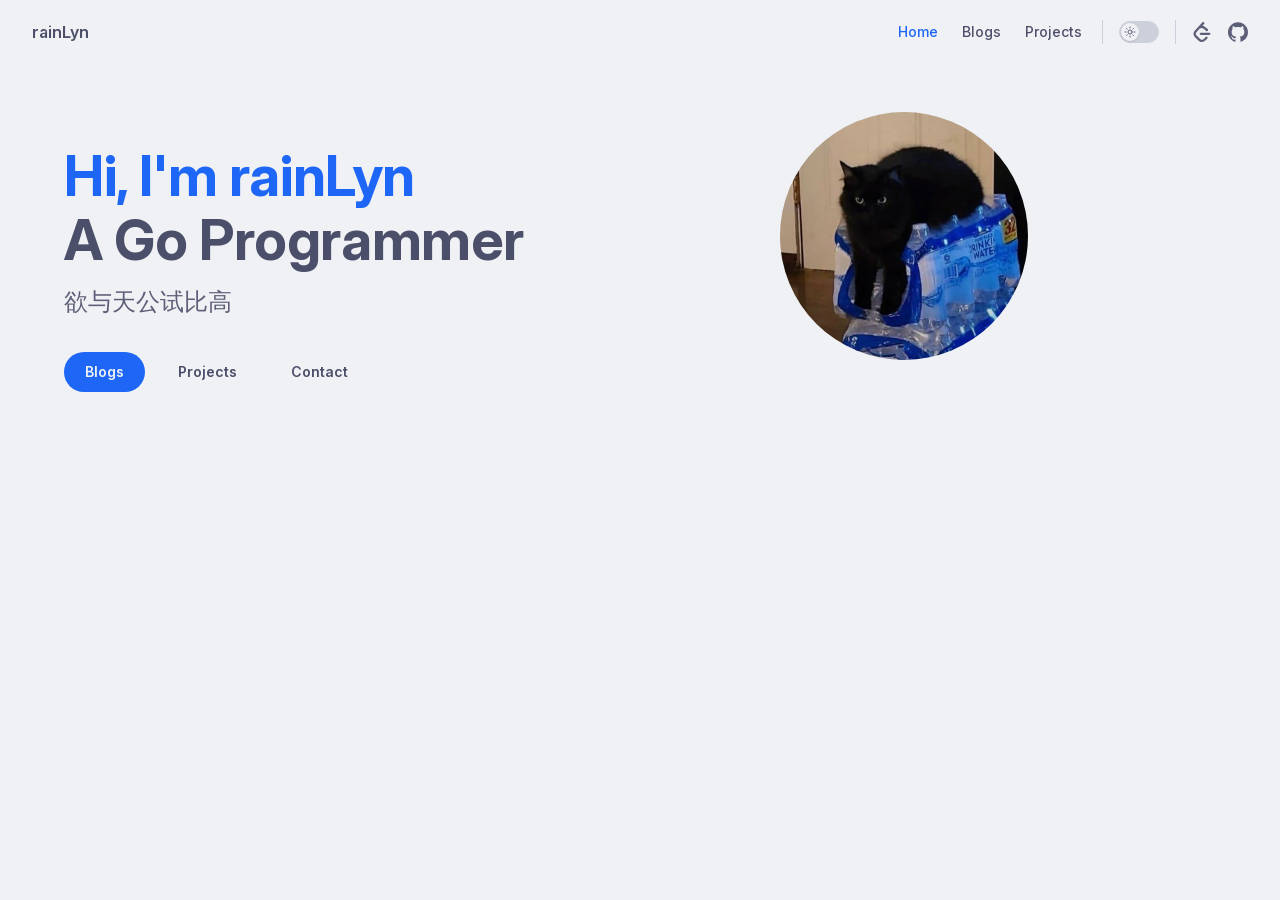
<file: index.html>
<!DOCTYPE html>
<html lang="en-US" dir="ltr">
  <head>
    <meta charset="utf-8">
    <meta name="viewport" content="width=device-width,initial-scale=1">
    <title>rainLyn</title>
    <meta name="description" content="A VitePress site">
    <meta name="generator" content="VitePress v2.0.0-alpha.18">
    <link rel="preload stylesheet" href="/assets/style.D4PC7Z9O.css" as="style">
    <link rel="preload stylesheet" href="/vp-icons.css" as="style">
    
    <script type="module" src="/assets/app.5D4oM4R0.js"></script>
    <link rel="preload" href="/assets/inter-roman-latin.Cy4MYw_J.woff2" as="font" type="font/woff2" crossorigin="">
    <link rel="modulepreload" href="/assets/chunks/theme.D5T9rbFm.js">
    <link rel="modulepreload" href="/assets/chunks/framework.qypF2UUz.js">
    <link rel="modulepreload" href="/assets/index.md.rVRx1jMO.lean.js">
    <link rel="icon" type="image/png" href="/favicon.png">
    <script id="check-dark-mode">(()=>{let e=localStorage.getItem(`vitepress-theme-appearance`)||`auto`,t=window.matchMedia(`(prefers-color-scheme: dark)`).matches;(!e||e===`auto`?t:e===`dark`)&&document.documentElement.classList.add(`dark`)})();</script>
    <script id="check-mac-os">document.documentElement.classList.toggle(`mac`,/Mac|iPhone|iPod|iPad/i.test(navigator.platform));</script>
  </head>
  <body>
    <div id="app"><div class="Layout" data-v-7cd4bd3a><!--[--><!--]--><!--[--><span tabindex="-1" data-v-8eaea3d7></span><a href="#VPContent" class="VPSkipLink visually-hidden" data-v-8eaea3d7>Skip to content</a><!--]--><!----><header class="VPNav" data-v-7cd4bd3a data-v-c4984e93><div class="VPNavBar home top" data-v-c4984e93 data-v-820090c8><div class="wrapper" data-v-820090c8><div class="container" data-v-820090c8><div class="title" data-v-820090c8><div class="VPNavBarTitle" data-v-820090c8 data-v-50450f84><a class="title" href="/" data-v-50450f84><!--[--><!--]--><!----><span data-v-50450f84>rainLyn</span><!--[--><!--]--></a></div></div><div class="content" data-v-820090c8><div class="content-body" data-v-820090c8><!--[--><!--]--><div class="VPNavBarSearch search" data-v-820090c8 data-v-45783d06><!----></div><nav aria-labelledby="main-nav-aria-label" class="VPNavBarMenu menu" data-v-820090c8 data-v-0fea695a><span id="main-nav-aria-label" class="visually-hidden" data-v-0fea695a> Main Navigation </span><!--[--><!--[--><a class="VPLink link VPNavBarMenuLink active" href="/" tabindex="0" data-v-0fea695a data-v-c1706767><!--[--><span data-v-c1706767>Home</span><!--]--></a><!--]--><!--[--><a class="VPLink link VPNavBarMenuLink" href="/blogs/index.html" tabindex="0" data-v-0fea695a data-v-c1706767><!--[--><span data-v-c1706767>Blogs</span><!--]--></a><!--]--><!--[--><a class="VPLink link VPNavBarMenuLink" href="/projects/index.html" tabindex="0" data-v-0fea695a data-v-c1706767><!--[--><span data-v-c1706767>Projects</span><!--]--></a><!--]--><!--]--></nav><!----><div class="VPNavBarAppearance appearance" data-v-820090c8 data-v-c3bb6a56><button class="VPSwitch VPSwitchAppearance" type="button" role="switch" title aria-checked="false" data-v-c3bb6a56 data-v-38c4146d data-v-e667f25f><span class="check" data-v-e667f25f><span class="icon" data-v-e667f25f><!--[--><span class="vpi-sun sun" data-v-38c4146d></span><span class="vpi-moon moon" data-v-38c4146d></span><!--]--></span></span></button></div><div class="VPSocialLinks VPNavBarSocialLinks social-links" data-v-820090c8 data-v-40514777 data-v-5e85b6d0><!--[--><a class="VPSocialLink no-icon" href="https://leetcode.cn/u/rainlyn" aria-label="leetcode" target="_blank" rel="me noopener" data-v-5e85b6d0 data-v-b8e916d1><span class="vpi-social-leetcode"></span></a><a class="VPSocialLink no-icon" href="https://github.com/rainLyn" aria-label="github" target="_blank" rel="me noopener" data-v-5e85b6d0 data-v-b8e916d1><span class="vpi-social-github"></span></a><!--]--></div><div class="VPFlyout VPNavBarExtra extra" data-v-820090c8 data-v-7b58c86a data-v-9a19e8be><button type="button" class="button" aria-haspopup="true" aria-expanded="false" aria-label="extra navigation" data-v-9a19e8be><span class="vpi-more-horizontal icon" data-v-9a19e8be></span></button><div class="menu" data-v-9a19e8be><div class="VPMenu" data-v-9a19e8be data-v-874d2e37><!----><!--[--><!--[--><!----><div class="group" data-v-7b58c86a><div class="item appearance" data-v-7b58c86a><p class="label" data-v-7b58c86a>Appearance</p><div class="appearance-action" data-v-7b58c86a><button class="VPSwitch VPSwitchAppearance" type="button" role="switch" title aria-checked="false" data-v-7b58c86a data-v-38c4146d data-v-e667f25f><span class="check" data-v-e667f25f><span class="icon" data-v-e667f25f><!--[--><span class="vpi-sun sun" data-v-38c4146d></span><span class="vpi-moon moon" data-v-38c4146d></span><!--]--></span></span></button></div></div></div><div class="group" data-v-7b58c86a><div class="item social-links" data-v-7b58c86a><div class="VPSocialLinks social-links-list" data-v-7b58c86a data-v-5e85b6d0><!--[--><a class="VPSocialLink no-icon" href="https://leetcode.cn/u/rainlyn" aria-label="leetcode" target="_blank" rel="me noopener" data-v-5e85b6d0 data-v-b8e916d1><span class="vpi-social-leetcode"></span></a><a class="VPSocialLink no-icon" href="https://github.com/rainLyn" aria-label="github" target="_blank" rel="me noopener" data-v-5e85b6d0 data-v-b8e916d1><span class="vpi-social-github"></span></a><!--]--></div></div></div><!--]--><!--]--></div></div></div><!--[--><!--]--><button type="button" class="VPNavBarHamburger hamburger" aria-label="mobile navigation" aria-expanded="false" aria-controls="VPNavScreen" data-v-820090c8 data-v-9fd11fa8><span class="container" data-v-9fd11fa8><span class="top" data-v-9fd11fa8></span><span class="middle" data-v-9fd11fa8></span><span class="bottom" data-v-9fd11fa8></span></span></button></div></div></div></div><div class="divider" data-v-820090c8><div class="divider-line" data-v-820090c8></div></div></div><!----></header><!----><!----><div class="VPContent is-home" id="VPContent" data-v-7cd4bd3a data-v-569906c8><div class="VPHome" data-v-569906c8 data-v-b53853f0><!--[--><!--]--><div class="VPHero has-image VPHomeHero" data-v-b53853f0 data-v-3bc14635><div class="container" data-v-3bc14635><div class="main" data-v-3bc14635><!--[--><!--]--><!--[--><h1 class="heading" data-v-3bc14635><span class="name clip" data-v-3bc14635>Hi, I'm rainLyn</span><span class="text" data-v-3bc14635>A Go Programmer</span></h1><p class="tagline" data-v-3bc14635>欲与天公试比高</p><!--]--><!--[--><!--]--><div class="actions" data-v-3bc14635><!--[--><!--]--><!--[--><div class="action" data-v-3bc14635><a class="VPButton medium brand" href="/blogs/index.html" data-v-3bc14635 data-v-96beeed5><!--[-->Blogs<!--]--></a></div><div class="action" data-v-3bc14635><a class="VPButton medium alt" href="/projects/index.html" data-v-3bc14635 data-v-96beeed5><!--[-->Projects<!--]--></a></div><div class="action" data-v-3bc14635><a class="VPButton medium alt" href="/contact.html" data-v-3bc14635 data-v-96beeed5><!--[-->Contact<!--]--></a></div><!--]--></div><!--[--><!--]--></div><div class="image" data-v-3bc14635><div class="image-container" data-v-3bc14635><div class="image-bg" data-v-3bc14635></div><!--[--><!--[--><img class="VPImage image-src" src="/img.jpg" alt data-v-e4846922><!--]--><!--]--></div></div></div></div><!--[--><!--]--><!--[--><!--]--><!----><!--[--><!--]--><div class="vp-doc container" style="" data-v-b53853f0 data-v-02b76395><!--[--><div style="position:relative;" data-v-b53853f0><div></div></div><!--]--></div></div></div><!----><!--[--><!--]--></div></div>
    <script>window.__VP_HASH_MAP__=JSON.parse("{\"blogs_index.md\":\"yexun3RP\",\"contact.md\":\"ibqSC_2F\",\"index.md\":\"rVRx1jMO\",\"projects_focuspulse.md\":\"C2YnWMBy\",\"projects_index.md\":\"DEXSbsd5\",\"projects_promentor.md\":\"DbysYvb4\",\"projects_wakeup.md\":\"BBTg0WDW\"}");window.__VP_SITE_DATA__=JSON.parse("{\"lang\":\"en-US\",\"dir\":\"ltr\",\"title\":\"rainLyn\",\"description\":\"A VitePress site\",\"base\":\"/\",\"head\":[],\"router\":{\"prefetchLinks\":true},\"appearance\":true,\"themeConfig\":{\"nav\":[{\"text\":\"Home\",\"link\":\"/\"},{\"text\":\"Blogs\",\"link\":\"/blogs/index\"},{\"text\":\"Projects\",\"link\":\"/projects/index\"}],\"sidebar\":[{\"text\":\"Blogs\",\"items\":[{\"text\":\"Home\",\"link\":\"/blogs/index\"}]},{\"text\":\"Projects\",\"items\":[{\"text\":\"Home\",\"link\":\"/projects/index\"},{\"text\":\"ProMentor\",\"link\":\"/projects/ProMentor\"},{\"text\":\"WakeUp\",\"link\":\"/projects/WakeUp\"},{\"text\":\"FocusPulse\",\"link\":\"/projects/FocusPulse\"}]},{\"text\":\"\",\"items\":[{\"text\":\"Contact Me\",\"link\":\"/contact\"}]}],\"socialLinks\":[{\"icon\":\"leetcode\",\"link\":\"https://leetcode.cn/u/rainlyn\"},{\"icon\":\"github\",\"link\":\"https://github.com/rainLyn\"}]},\"locales\":{},\"cleanUrls\":false,\"additionalConfig\":{}}");</script>
    
  </body>
</html>
</file>
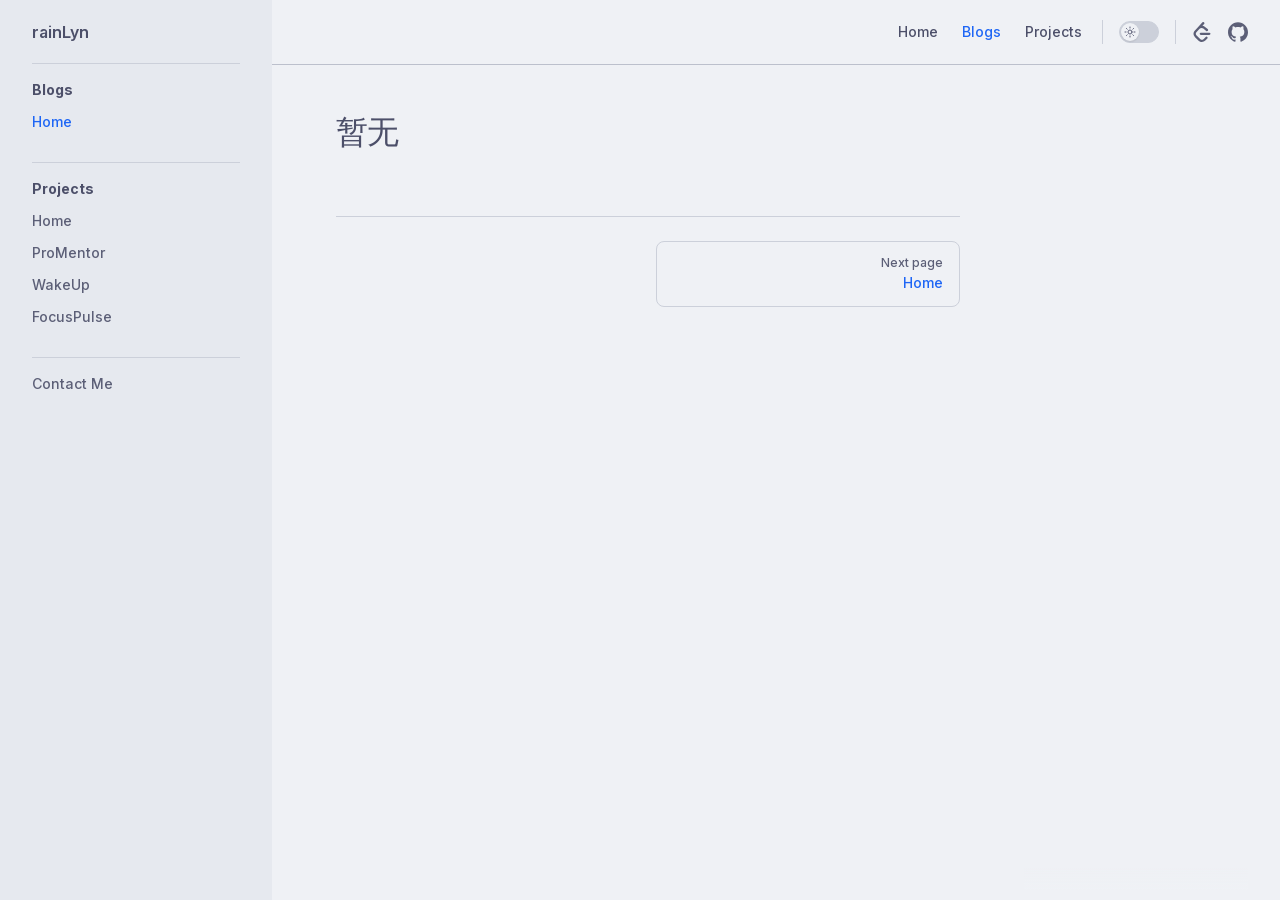
<file: blogs/index.html>
<!DOCTYPE html>
<html lang="en-US" dir="ltr">
  <head>
    <meta charset="utf-8">
    <meta name="viewport" content="width=device-width,initial-scale=1">
    <title>暂无 | rainLyn</title>
    <meta name="description" content="A VitePress site">
    <meta name="generator" content="VitePress v2.0.0-alpha.18">
    <link rel="preload stylesheet" href="/assets/style.D4PC7Z9O.css" as="style">
    <link rel="preload stylesheet" href="/vp-icons.css" as="style">
    
    <script type="module" src="/assets/app.5D4oM4R0.js"></script>
    <link rel="preload" href="/assets/inter-roman-latin.Cy4MYw_J.woff2" as="font" type="font/woff2" crossorigin="">
    <link rel="modulepreload" href="/assets/chunks/theme.D5T9rbFm.js">
    <link rel="modulepreload" href="/assets/chunks/framework.qypF2UUz.js">
    <link rel="modulepreload" href="/assets/blogs_index.md.yexun3RP.lean.js">
    <link rel="icon" type="image/png" href="/favicon.png">
    <script id="check-dark-mode">(()=>{let e=localStorage.getItem(`vitepress-theme-appearance`)||`auto`,t=window.matchMedia(`(prefers-color-scheme: dark)`).matches;(!e||e===`auto`?t:e===`dark`)&&document.documentElement.classList.add(`dark`)})();</script>
    <script id="check-mac-os">document.documentElement.classList.toggle(`mac`,/Mac|iPhone|iPod|iPad/i.test(navigator.platform));</script>
  </head>
  <body>
    <div id="app"><div class="Layout" data-v-7cd4bd3a><!--[--><!--]--><!--[--><span tabindex="-1" data-v-8eaea3d7></span><a href="#VPContent" class="VPSkipLink visually-hidden" data-v-8eaea3d7>Skip to content</a><!--]--><!----><header class="VPNav" data-v-7cd4bd3a data-v-c4984e93><div class="VPNavBar has-sidebar top" data-v-c4984e93 data-v-820090c8><div class="wrapper" data-v-820090c8><div class="container" data-v-820090c8><div class="title" data-v-820090c8><div class="VPNavBarTitle has-sidebar" data-v-820090c8 data-v-50450f84><a class="title" href="/" data-v-50450f84><!--[--><!--]--><!----><span data-v-50450f84>rainLyn</span><!--[--><!--]--></a></div></div><div class="content" data-v-820090c8><div class="content-body" data-v-820090c8><!--[--><!--]--><div class="VPNavBarSearch search" data-v-820090c8 data-v-45783d06><!----></div><nav aria-labelledby="main-nav-aria-label" class="VPNavBarMenu menu" data-v-820090c8 data-v-0fea695a><span id="main-nav-aria-label" class="visually-hidden" data-v-0fea695a> Main Navigation </span><!--[--><!--[--><a class="VPLink link VPNavBarMenuLink" href="/" tabindex="0" data-v-0fea695a data-v-c1706767><!--[--><span data-v-c1706767>Home</span><!--]--></a><!--]--><!--[--><a class="VPLink link VPNavBarMenuLink active" href="/blogs/index.html" tabindex="0" data-v-0fea695a data-v-c1706767><!--[--><span data-v-c1706767>Blogs</span><!--]--></a><!--]--><!--[--><a class="VPLink link VPNavBarMenuLink" href="/projects/index.html" tabindex="0" data-v-0fea695a data-v-c1706767><!--[--><span data-v-c1706767>Projects</span><!--]--></a><!--]--><!--]--></nav><!----><div class="VPNavBarAppearance appearance" data-v-820090c8 data-v-c3bb6a56><button class="VPSwitch VPSwitchAppearance" type="button" role="switch" title aria-checked="false" data-v-c3bb6a56 data-v-38c4146d data-v-e667f25f><span class="check" data-v-e667f25f><span class="icon" data-v-e667f25f><!--[--><span class="vpi-sun sun" data-v-38c4146d></span><span class="vpi-moon moon" data-v-38c4146d></span><!--]--></span></span></button></div><div class="VPSocialLinks VPNavBarSocialLinks social-links" data-v-820090c8 data-v-40514777 data-v-5e85b6d0><!--[--><a class="VPSocialLink no-icon" href="https://leetcode.cn/u/rainlyn" aria-label="leetcode" target="_blank" rel="me noopener" data-v-5e85b6d0 data-v-b8e916d1><span class="vpi-social-leetcode"></span></a><a class="VPSocialLink no-icon" href="https://github.com/rainLyn" aria-label="github" target="_blank" rel="me noopener" data-v-5e85b6d0 data-v-b8e916d1><span class="vpi-social-github"></span></a><!--]--></div><div class="VPFlyout VPNavBarExtra extra" data-v-820090c8 data-v-7b58c86a data-v-9a19e8be><button type="button" class="button" aria-haspopup="true" aria-expanded="false" aria-label="extra navigation" data-v-9a19e8be><span class="vpi-more-horizontal icon" data-v-9a19e8be></span></button><div class="menu" data-v-9a19e8be><div class="VPMenu" data-v-9a19e8be data-v-874d2e37><!----><!--[--><!--[--><!----><div class="group" data-v-7b58c86a><div class="item appearance" data-v-7b58c86a><p class="label" data-v-7b58c86a>Appearance</p><div class="appearance-action" data-v-7b58c86a><button class="VPSwitch VPSwitchAppearance" type="button" role="switch" title aria-checked="false" data-v-7b58c86a data-v-38c4146d data-v-e667f25f><span class="check" data-v-e667f25f><span class="icon" data-v-e667f25f><!--[--><span class="vpi-sun sun" data-v-38c4146d></span><span class="vpi-moon moon" data-v-38c4146d></span><!--]--></span></span></button></div></div></div><div class="group" data-v-7b58c86a><div class="item social-links" data-v-7b58c86a><div class="VPSocialLinks social-links-list" data-v-7b58c86a data-v-5e85b6d0><!--[--><a class="VPSocialLink no-icon" href="https://leetcode.cn/u/rainlyn" aria-label="leetcode" target="_blank" rel="me noopener" data-v-5e85b6d0 data-v-b8e916d1><span class="vpi-social-leetcode"></span></a><a class="VPSocialLink no-icon" href="https://github.com/rainLyn" aria-label="github" target="_blank" rel="me noopener" data-v-5e85b6d0 data-v-b8e916d1><span class="vpi-social-github"></span></a><!--]--></div></div></div><!--]--><!--]--></div></div></div><!--[--><!--]--><button type="button" class="VPNavBarHamburger hamburger" aria-label="mobile navigation" aria-expanded="false" aria-controls="VPNavScreen" data-v-820090c8 data-v-9fd11fa8><span class="container" data-v-9fd11fa8><span class="top" data-v-9fd11fa8></span><span class="middle" data-v-9fd11fa8></span><span class="bottom" data-v-9fd11fa8></span></span></button></div></div></div></div><div class="divider" data-v-820090c8><div class="divider-line" data-v-820090c8></div></div></div><!----></header><div class="VPLocalNav has-sidebar empty" data-v-7cd4bd3a data-v-9626b57f><div class="container" data-v-9626b57f><button class="menu" aria-expanded="false" aria-controls="VPSidebarNav" data-v-9626b57f><span class="vpi-align-left menu-icon" data-v-9626b57f></span><span class="menu-text" data-v-9626b57f>Menu</span></button><div class="VPLocalNavOutlineDropdown" style="--vp-vh:0px;" data-v-9626b57f data-v-b49926f9><button data-v-b49926f9>Return to top</button><!----></div></div></div><aside class="VPSidebar" data-v-7cd4bd3a data-v-37c30afa><div class="curtain" data-v-37c30afa></div><nav class="nav" id="VPSidebarNav" aria-labelledby="sidebar-aria-label" tabindex="-1" data-v-37c30afa><span class="visually-hidden" id="sidebar-aria-label" data-v-37c30afa> Sidebar Navigation </span><!--[--><!--]--><!--[--><div class="no-transition group" data-v-40d84f0e><section class="VPSidebarItem level-0 has-active" data-v-40d84f0e data-v-eb13a551><div class="item" role="button" tabindex="0" data-v-eb13a551><div class="indicator" data-v-eb13a551></div><h2 class="text" data-v-eb13a551>Blogs</h2><!----></div><div class="items" data-v-eb13a551><!--[--><div class="VPSidebarItem level-1 is-link" data-v-eb13a551><div class="item" data-v-eb13a551><div class="indicator" data-v-eb13a551></div><a class="VPLink link link" href="/blogs/index.html" data-v-eb13a551><!--[--><p class="text" data-v-eb13a551>Home</p><!--]--></a><!----></div><!----></div><!--]--></div></section></div><div class="no-transition group" data-v-40d84f0e><section class="VPSidebarItem level-0" data-v-40d84f0e data-v-eb13a551><div class="item" role="button" tabindex="0" data-v-eb13a551><div class="indicator" data-v-eb13a551></div><h2 class="text" data-v-eb13a551>Projects</h2><!----></div><div class="items" data-v-eb13a551><!--[--><div class="VPSidebarItem level-1 is-link" data-v-eb13a551><div class="item" data-v-eb13a551><div class="indicator" data-v-eb13a551></div><a class="VPLink link link" href="/projects/index.html" data-v-eb13a551><!--[--><p class="text" data-v-eb13a551>Home</p><!--]--></a><!----></div><!----></div><div class="VPSidebarItem level-1 is-link" data-v-eb13a551><div class="item" data-v-eb13a551><div class="indicator" data-v-eb13a551></div><a class="VPLink link link" href="/projects/ProMentor.html" data-v-eb13a551><!--[--><p class="text" data-v-eb13a551>ProMentor</p><!--]--></a><!----></div><!----></div><div class="VPSidebarItem level-1 is-link" data-v-eb13a551><div class="item" data-v-eb13a551><div class="indicator" data-v-eb13a551></div><a class="VPLink link link" href="/projects/WakeUp.html" data-v-eb13a551><!--[--><p class="text" data-v-eb13a551>WakeUp</p><!--]--></a><!----></div><!----></div><div class="VPSidebarItem level-1 is-link" data-v-eb13a551><div class="item" data-v-eb13a551><div class="indicator" data-v-eb13a551></div><a class="VPLink link link" href="/projects/FocusPulse.html" data-v-eb13a551><!--[--><p class="text" data-v-eb13a551>FocusPulse</p><!--]--></a><!----></div><!----></div><!--]--></div></section></div><div class="no-transition group" data-v-40d84f0e><section class="VPSidebarItem level-0" data-v-40d84f0e data-v-eb13a551><!----><div class="items" data-v-eb13a551><!--[--><div class="VPSidebarItem level-1 is-link" data-v-eb13a551><div class="item" data-v-eb13a551><div class="indicator" data-v-eb13a551></div><a class="VPLink link link" href="/contact.html" data-v-eb13a551><!--[--><p class="text" data-v-eb13a551>Contact Me</p><!--]--></a><!----></div><!----></div><!--]--></div></section></div><!--]--><!--[--><!--]--></nav></aside><div class="VPContent has-sidebar" id="VPContent" data-v-7cd4bd3a data-v-569906c8><div class="VPDoc has-sidebar has-aside" data-v-569906c8 data-v-3a5bf21d><!--[--><!--]--><div class="container" data-v-3a5bf21d><div class="aside" data-v-3a5bf21d><div class="aside-curtain" data-v-3a5bf21d></div><div class="aside-container" data-v-3a5bf21d><div class="aside-content" data-v-3a5bf21d><div class="VPDocAside" data-v-3a5bf21d data-v-17ce1606><!--[--><!--]--><!--[--><!--]--><nav aria-labelledby="doc-outline-aria-label" class="VPDocAsideOutline" data-v-17ce1606 data-v-5c1c82af><div class="content" data-v-5c1c82af><div class="outline-marker" data-v-5c1c82af></div><div aria-level="2" class="outline-title" id="doc-outline-aria-label" role="heading" data-v-5c1c82af>On this page</div><ul class="VPDocOutlineItem root" data-v-5c1c82af data-v-ed316564><!--[--><!--]--></ul></div></nav><!--[--><!--]--><div class="spacer" data-v-17ce1606></div><!--[--><!--]--><!----><!--[--><!--]--><!--[--><!--]--></div></div></div></div><div class="content" data-v-3a5bf21d><div class="content-container" data-v-3a5bf21d><!--[--><!--]--><main class="main" data-v-3a5bf21d><div style="position:relative;" class="vp-doc _blogs_" data-v-3a5bf21d><div><h1 id="暂无" tabindex="-1">暂无 <a class="header-anchor" href="#暂无" aria-label="Permalink to “暂无”">​</a></h1></div></div></main><footer class="VPDocFooter" data-v-3a5bf21d data-v-92b7ba45><!--[--><!--]--><!----><nav class="prev-next" aria-labelledby="doc-footer-aria-label" data-v-92b7ba45><span class="visually-hidden" id="doc-footer-aria-label" data-v-92b7ba45>Pager</span><div class="pager" data-v-92b7ba45><!----></div><div class="pager" data-v-92b7ba45><a class="VPLink link pager-link next" href="/projects/index.html" data-v-92b7ba45><!--[--><span class="desc" data-v-92b7ba45>Next page</span><span class="title" data-v-92b7ba45>Home</span><!--]--></a></div></nav></footer><!--[--><!--]--></div></div></div><!--[--><!--]--></div></div><!----><!--[--><!--]--></div></div>
    <script>window.__VP_HASH_MAP__=JSON.parse("{\"blogs_index.md\":\"yexun3RP\",\"contact.md\":\"ibqSC_2F\",\"index.md\":\"rVRx1jMO\",\"projects_focuspulse.md\":\"C2YnWMBy\",\"projects_index.md\":\"DEXSbsd5\",\"projects_promentor.md\":\"DbysYvb4\",\"projects_wakeup.md\":\"BBTg0WDW\"}");window.__VP_SITE_DATA__=JSON.parse("{\"lang\":\"en-US\",\"dir\":\"ltr\",\"title\":\"rainLyn\",\"description\":\"A VitePress site\",\"base\":\"/\",\"head\":[],\"router\":{\"prefetchLinks\":true},\"appearance\":true,\"themeConfig\":{\"nav\":[{\"text\":\"Home\",\"link\":\"/\"},{\"text\":\"Blogs\",\"link\":\"/blogs/index\"},{\"text\":\"Projects\",\"link\":\"/projects/index\"}],\"sidebar\":[{\"text\":\"Blogs\",\"items\":[{\"text\":\"Home\",\"link\":\"/blogs/index\"}]},{\"text\":\"Projects\",\"items\":[{\"text\":\"Home\",\"link\":\"/projects/index\"},{\"text\":\"ProMentor\",\"link\":\"/projects/ProMentor\"},{\"text\":\"WakeUp\",\"link\":\"/projects/WakeUp\"},{\"text\":\"FocusPulse\",\"link\":\"/projects/FocusPulse\"}]},{\"text\":\"\",\"items\":[{\"text\":\"Contact Me\",\"link\":\"/contact\"}]}],\"socialLinks\":[{\"icon\":\"leetcode\",\"link\":\"https://leetcode.cn/u/rainlyn\"},{\"icon\":\"github\",\"link\":\"https://github.com/rainLyn\"}]},\"locales\":{},\"cleanUrls\":false,\"additionalConfig\":{}}");</script>
    
  </body>
</html>
</file>
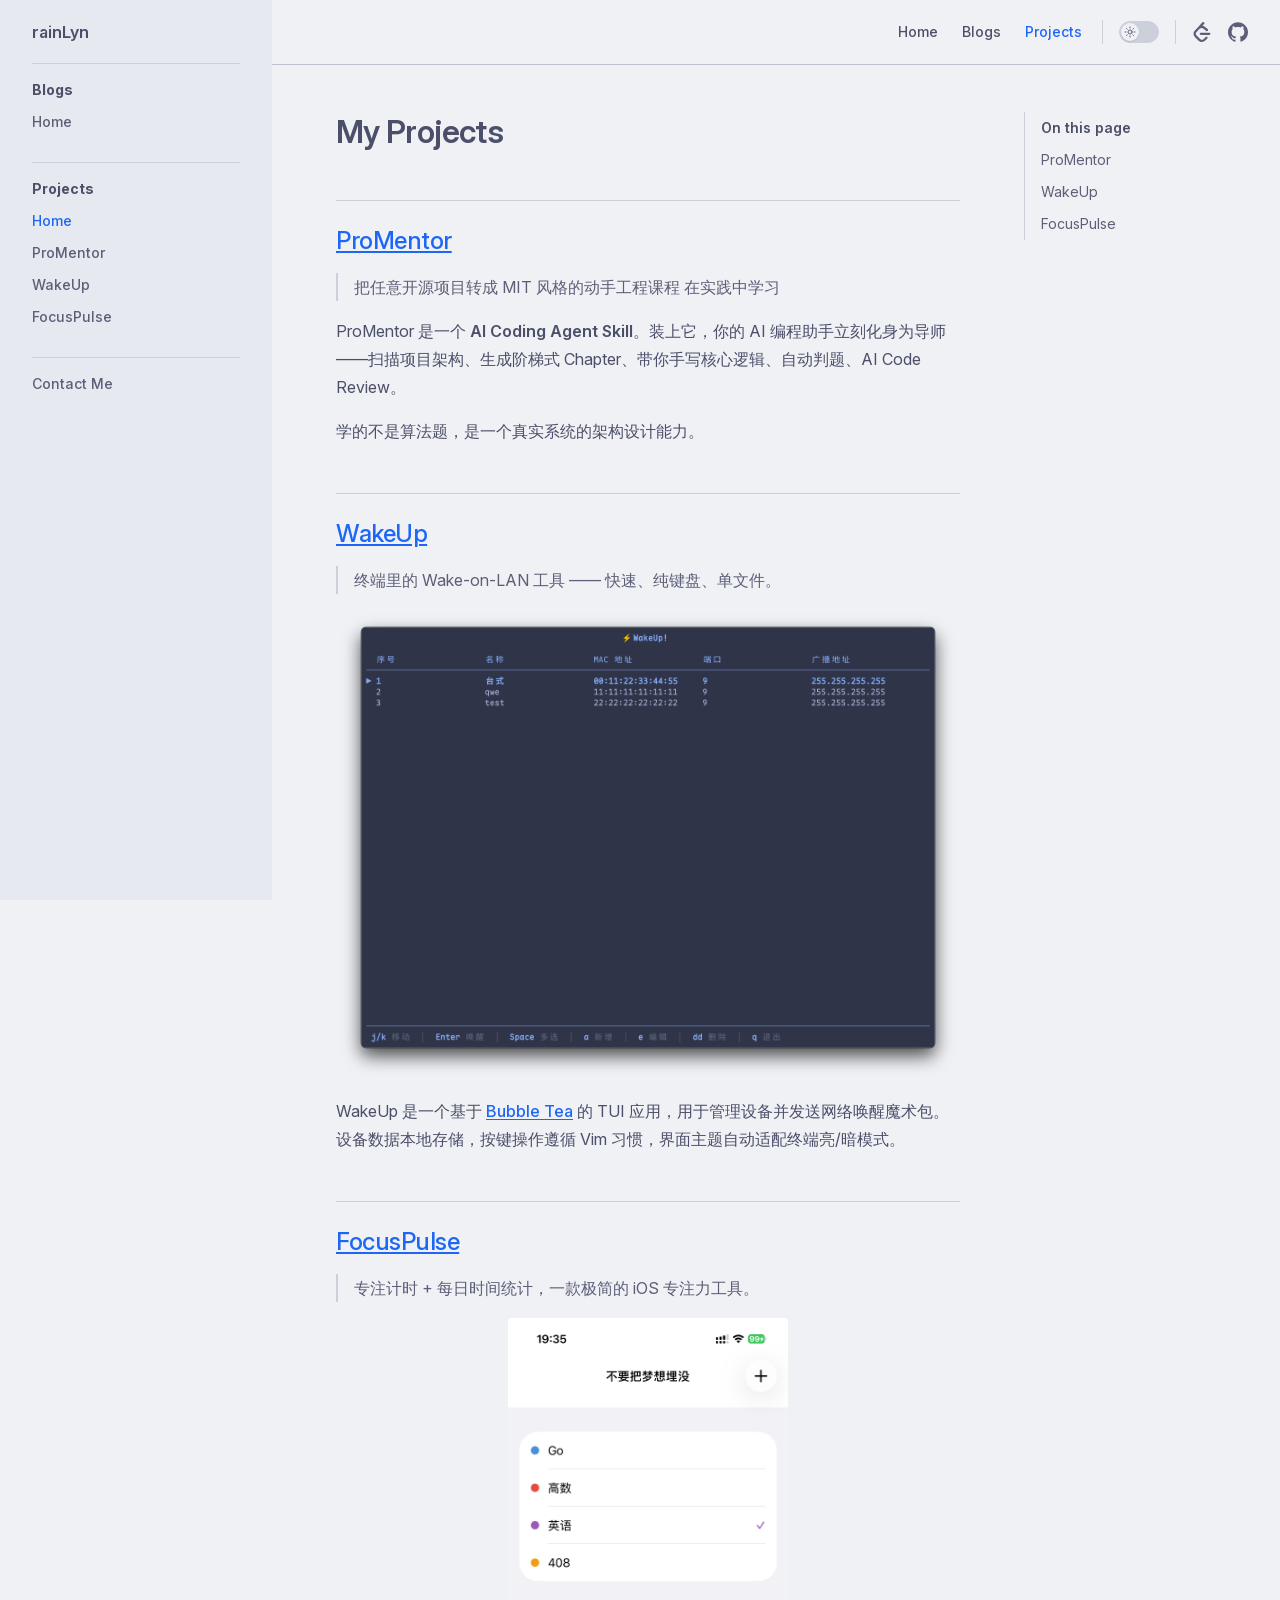
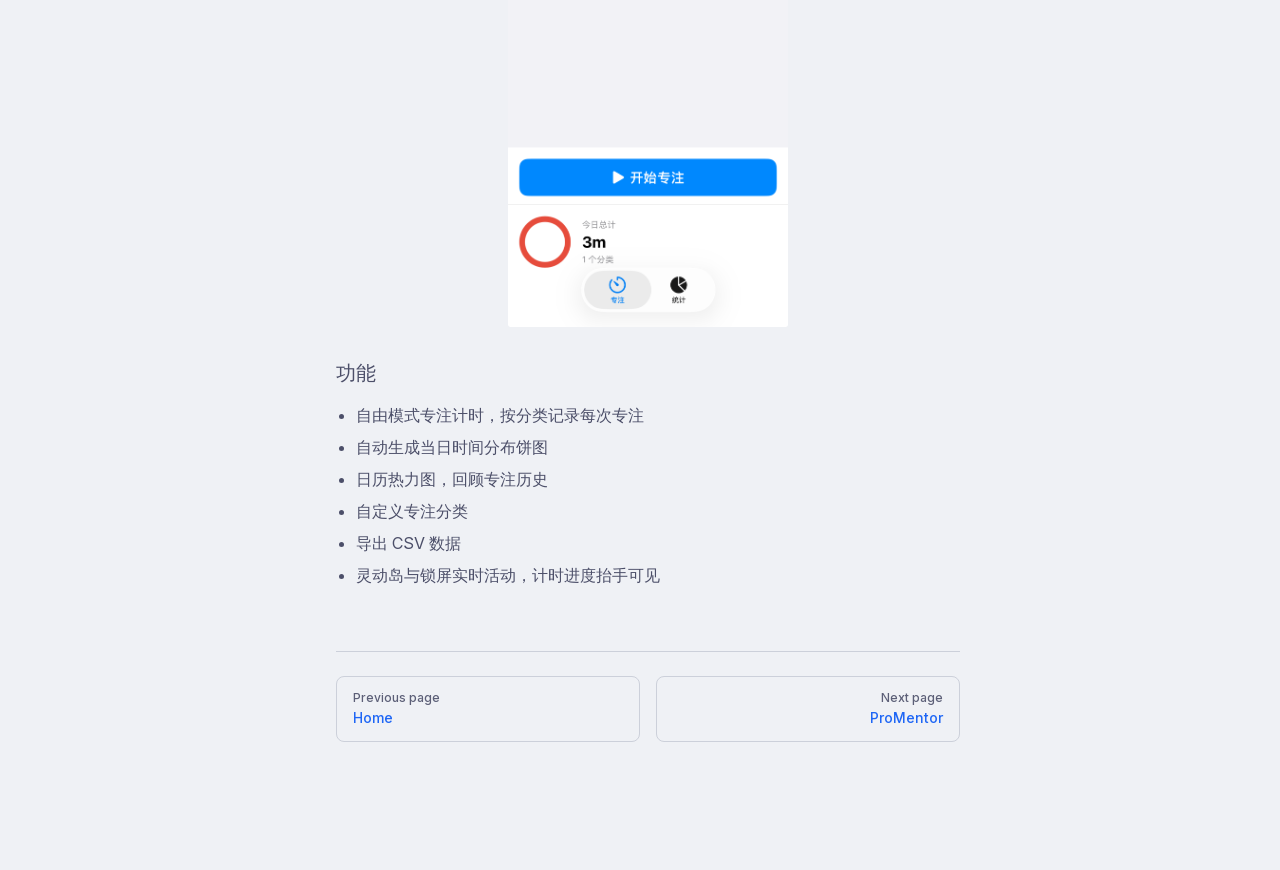
<file: projects/index.html>
<!DOCTYPE html>
<html lang="en-US" dir="ltr">
  <head>
    <meta charset="utf-8">
    <meta name="viewport" content="width=device-width,initial-scale=1">
    <title>My Projects | rainLyn</title>
    <meta name="description" content="A VitePress site">
    <meta name="generator" content="VitePress v2.0.0-alpha.18">
    <link rel="preload stylesheet" href="/assets/style.D4PC7Z9O.css" as="style">
    <link rel="preload stylesheet" href="/vp-icons.css" as="style">
    
    <script type="module" src="/assets/app.5D4oM4R0.js"></script>
    <link rel="preload" href="/assets/inter-roman-latin.Cy4MYw_J.woff2" as="font" type="font/woff2" crossorigin="">
    <link rel="modulepreload" href="/assets/chunks/theme.D5T9rbFm.js">
    <link rel="modulepreload" href="/assets/chunks/framework.qypF2UUz.js">
    <link rel="modulepreload" href="/assets/chunks/assets.BezqHHQW.js">
    <link rel="modulepreload" href="/assets/projects_index.md.DEXSbsd5.lean.js">
    <link rel="icon" type="image/png" href="/favicon.png">
    <script id="check-dark-mode">(()=>{let e=localStorage.getItem(`vitepress-theme-appearance`)||`auto`,t=window.matchMedia(`(prefers-color-scheme: dark)`).matches;(!e||e===`auto`?t:e===`dark`)&&document.documentElement.classList.add(`dark`)})();</script>
    <script id="check-mac-os">document.documentElement.classList.toggle(`mac`,/Mac|iPhone|iPod|iPad/i.test(navigator.platform));</script>
  </head>
  <body>
    <div id="app"><div class="Layout" data-v-7cd4bd3a><!--[--><!--]--><!--[--><span tabindex="-1" data-v-8eaea3d7></span><a href="#VPContent" class="VPSkipLink visually-hidden" data-v-8eaea3d7>Skip to content</a><!--]--><!----><header class="VPNav" data-v-7cd4bd3a data-v-c4984e93><div class="VPNavBar has-sidebar top" data-v-c4984e93 data-v-820090c8><div class="wrapper" data-v-820090c8><div class="container" data-v-820090c8><div class="title" data-v-820090c8><div class="VPNavBarTitle has-sidebar" data-v-820090c8 data-v-50450f84><a class="title" href="/" data-v-50450f84><!--[--><!--]--><!----><span data-v-50450f84>rainLyn</span><!--[--><!--]--></a></div></div><div class="content" data-v-820090c8><div class="content-body" data-v-820090c8><!--[--><!--]--><div class="VPNavBarSearch search" data-v-820090c8 data-v-45783d06><!----></div><nav aria-labelledby="main-nav-aria-label" class="VPNavBarMenu menu" data-v-820090c8 data-v-0fea695a><span id="main-nav-aria-label" class="visually-hidden" data-v-0fea695a> Main Navigation </span><!--[--><!--[--><a class="VPLink link VPNavBarMenuLink" href="/" tabindex="0" data-v-0fea695a data-v-c1706767><!--[--><span data-v-c1706767>Home</span><!--]--></a><!--]--><!--[--><a class="VPLink link VPNavBarMenuLink" href="/blogs/index.html" tabindex="0" data-v-0fea695a data-v-c1706767><!--[--><span data-v-c1706767>Blogs</span><!--]--></a><!--]--><!--[--><a class="VPLink link VPNavBarMenuLink active" href="/projects/index.html" tabindex="0" data-v-0fea695a data-v-c1706767><!--[--><span data-v-c1706767>Projects</span><!--]--></a><!--]--><!--]--></nav><!----><div class="VPNavBarAppearance appearance" data-v-820090c8 data-v-c3bb6a56><button class="VPSwitch VPSwitchAppearance" type="button" role="switch" title aria-checked="false" data-v-c3bb6a56 data-v-38c4146d data-v-e667f25f><span class="check" data-v-e667f25f><span class="icon" data-v-e667f25f><!--[--><span class="vpi-sun sun" data-v-38c4146d></span><span class="vpi-moon moon" data-v-38c4146d></span><!--]--></span></span></button></div><div class="VPSocialLinks VPNavBarSocialLinks social-links" data-v-820090c8 data-v-40514777 data-v-5e85b6d0><!--[--><a class="VPSocialLink no-icon" href="https://leetcode.cn/u/rainlyn" aria-label="leetcode" target="_blank" rel="me noopener" data-v-5e85b6d0 data-v-b8e916d1><span class="vpi-social-leetcode"></span></a><a class="VPSocialLink no-icon" href="https://github.com/rainLyn" aria-label="github" target="_blank" rel="me noopener" data-v-5e85b6d0 data-v-b8e916d1><span class="vpi-social-github"></span></a><!--]--></div><div class="VPFlyout VPNavBarExtra extra" data-v-820090c8 data-v-7b58c86a data-v-9a19e8be><button type="button" class="button" aria-haspopup="true" aria-expanded="false" aria-label="extra navigation" data-v-9a19e8be><span class="vpi-more-horizontal icon" data-v-9a19e8be></span></button><div class="menu" data-v-9a19e8be><div class="VPMenu" data-v-9a19e8be data-v-874d2e37><!----><!--[--><!--[--><!----><div class="group" data-v-7b58c86a><div class="item appearance" data-v-7b58c86a><p class="label" data-v-7b58c86a>Appearance</p><div class="appearance-action" data-v-7b58c86a><button class="VPSwitch VPSwitchAppearance" type="button" role="switch" title aria-checked="false" data-v-7b58c86a data-v-38c4146d data-v-e667f25f><span class="check" data-v-e667f25f><span class="icon" data-v-e667f25f><!--[--><span class="vpi-sun sun" data-v-38c4146d></span><span class="vpi-moon moon" data-v-38c4146d></span><!--]--></span></span></button></div></div></div><div class="group" data-v-7b58c86a><div class="item social-links" data-v-7b58c86a><div class="VPSocialLinks social-links-list" data-v-7b58c86a data-v-5e85b6d0><!--[--><a class="VPSocialLink no-icon" href="https://leetcode.cn/u/rainlyn" aria-label="leetcode" target="_blank" rel="me noopener" data-v-5e85b6d0 data-v-b8e916d1><span class="vpi-social-leetcode"></span></a><a class="VPSocialLink no-icon" href="https://github.com/rainLyn" aria-label="github" target="_blank" rel="me noopener" data-v-5e85b6d0 data-v-b8e916d1><span class="vpi-social-github"></span></a><!--]--></div></div></div><!--]--><!--]--></div></div></div><!--[--><!--]--><button type="button" class="VPNavBarHamburger hamburger" aria-label="mobile navigation" aria-expanded="false" aria-controls="VPNavScreen" data-v-820090c8 data-v-9fd11fa8><span class="container" data-v-9fd11fa8><span class="top" data-v-9fd11fa8></span><span class="middle" data-v-9fd11fa8></span><span class="bottom" data-v-9fd11fa8></span></span></button></div></div></div></div><div class="divider" data-v-820090c8><div class="divider-line" data-v-820090c8></div></div></div><!----></header><div class="VPLocalNav has-sidebar empty" data-v-7cd4bd3a data-v-9626b57f><div class="container" data-v-9626b57f><button class="menu" aria-expanded="false" aria-controls="VPSidebarNav" data-v-9626b57f><span class="vpi-align-left menu-icon" data-v-9626b57f></span><span class="menu-text" data-v-9626b57f>Menu</span></button><div class="VPLocalNavOutlineDropdown" style="--vp-vh:0px;" data-v-9626b57f data-v-b49926f9><button data-v-b49926f9>Return to top</button><!----></div></div></div><aside class="VPSidebar" data-v-7cd4bd3a data-v-37c30afa><div class="curtain" data-v-37c30afa></div><nav class="nav" id="VPSidebarNav" aria-labelledby="sidebar-aria-label" tabindex="-1" data-v-37c30afa><span class="visually-hidden" id="sidebar-aria-label" data-v-37c30afa> Sidebar Navigation </span><!--[--><!--]--><!--[--><div class="no-transition group" data-v-40d84f0e><section class="VPSidebarItem level-0" data-v-40d84f0e data-v-eb13a551><div class="item" role="button" tabindex="0" data-v-eb13a551><div class="indicator" data-v-eb13a551></div><h2 class="text" data-v-eb13a551>Blogs</h2><!----></div><div class="items" data-v-eb13a551><!--[--><div class="VPSidebarItem level-1 is-link" data-v-eb13a551><div class="item" data-v-eb13a551><div class="indicator" data-v-eb13a551></div><a class="VPLink link link" href="/blogs/index.html" data-v-eb13a551><!--[--><p class="text" data-v-eb13a551>Home</p><!--]--></a><!----></div><!----></div><!--]--></div></section></div><div class="no-transition group" data-v-40d84f0e><section class="VPSidebarItem level-0 has-active" data-v-40d84f0e data-v-eb13a551><div class="item" role="button" tabindex="0" data-v-eb13a551><div class="indicator" data-v-eb13a551></div><h2 class="text" data-v-eb13a551>Projects</h2><!----></div><div class="items" data-v-eb13a551><!--[--><div class="VPSidebarItem level-1 is-link" data-v-eb13a551><div class="item" data-v-eb13a551><div class="indicator" data-v-eb13a551></div><a class="VPLink link link" href="/projects/index.html" data-v-eb13a551><!--[--><p class="text" data-v-eb13a551>Home</p><!--]--></a><!----></div><!----></div><div class="VPSidebarItem level-1 is-link" data-v-eb13a551><div class="item" data-v-eb13a551><div class="indicator" data-v-eb13a551></div><a class="VPLink link link" href="/projects/ProMentor.html" data-v-eb13a551><!--[--><p class="text" data-v-eb13a551>ProMentor</p><!--]--></a><!----></div><!----></div><div class="VPSidebarItem level-1 is-link" data-v-eb13a551><div class="item" data-v-eb13a551><div class="indicator" data-v-eb13a551></div><a class="VPLink link link" href="/projects/WakeUp.html" data-v-eb13a551><!--[--><p class="text" data-v-eb13a551>WakeUp</p><!--]--></a><!----></div><!----></div><div class="VPSidebarItem level-1 is-link" data-v-eb13a551><div class="item" data-v-eb13a551><div class="indicator" data-v-eb13a551></div><a class="VPLink link link" href="/projects/FocusPulse.html" data-v-eb13a551><!--[--><p class="text" data-v-eb13a551>FocusPulse</p><!--]--></a><!----></div><!----></div><!--]--></div></section></div><div class="no-transition group" data-v-40d84f0e><section class="VPSidebarItem level-0" data-v-40d84f0e data-v-eb13a551><!----><div class="items" data-v-eb13a551><!--[--><div class="VPSidebarItem level-1 is-link" data-v-eb13a551><div class="item" data-v-eb13a551><div class="indicator" data-v-eb13a551></div><a class="VPLink link link" href="/contact.html" data-v-eb13a551><!--[--><p class="text" data-v-eb13a551>Contact Me</p><!--]--></a><!----></div><!----></div><!--]--></div></section></div><!--]--><!--[--><!--]--></nav></aside><div class="VPContent has-sidebar" id="VPContent" data-v-7cd4bd3a data-v-569906c8><div class="VPDoc has-sidebar has-aside" data-v-569906c8 data-v-3a5bf21d><!--[--><!--]--><div class="container" data-v-3a5bf21d><div class="aside" data-v-3a5bf21d><div class="aside-curtain" data-v-3a5bf21d></div><div class="aside-container" data-v-3a5bf21d><div class="aside-content" data-v-3a5bf21d><div class="VPDocAside" data-v-3a5bf21d data-v-17ce1606><!--[--><!--]--><!--[--><!--]--><nav aria-labelledby="doc-outline-aria-label" class="VPDocAsideOutline" data-v-17ce1606 data-v-5c1c82af><div class="content" data-v-5c1c82af><div class="outline-marker" data-v-5c1c82af></div><div aria-level="2" class="outline-title" id="doc-outline-aria-label" role="heading" data-v-5c1c82af>On this page</div><ul class="VPDocOutlineItem root" data-v-5c1c82af data-v-ed316564><!--[--><!--]--></ul></div></nav><!--[--><!--]--><div class="spacer" data-v-17ce1606></div><!--[--><!--]--><!----><!--[--><!--]--><!--[--><!--]--></div></div></div></div><div class="content" data-v-3a5bf21d><div class="content-container" data-v-3a5bf21d><!--[--><!--]--><main class="main" data-v-3a5bf21d><div style="position:relative;" class="vp-doc _projects_" data-v-3a5bf21d><div><h1 id="my-projects" tabindex="-1">My Projects <a class="header-anchor" href="#my-projects" aria-label="Permalink to “My Projects”">​</a></h1><h2 id="promentor" tabindex="-1"><a href="/projects/ProMentor.html">ProMentor</a> <a class="header-anchor" href="#promentor" aria-label="Permalink to “ProMentor”">​</a></h2><blockquote><p>把任意开源项目转成 MIT 风格的动手工程课程 在实践中学习</p></blockquote><p>ProMentor 是一个 <strong>AI Coding Agent Skill</strong>。装上它，你的 AI 编程助手立刻化身为导师——扫描项目架构、生成阶梯式 Chapter、带你手写核心逻辑、自动判题、AI Code Review。</p><p><strong>学的不是算法题，是一个真实系统的架构设计能力。</strong></p><h2 id="wakeup" tabindex="-1"><a href="/projects/WakeUp.html">WakeUp</a> <a class="header-anchor" href="#wakeup" aria-label="Permalink to “WakeUp”">​</a></h2><blockquote><p>终端里的 Wake-on-LAN 工具 —— 快速、纯键盘、单文件。</p></blockquote><p><img src="/WakeUp-preview.png" alt="WakeUpPreview"></p><p>WakeUp 是一个基于 <a href="https://github.com/charmbracelet/bubbletea" target="_blank" rel="noreferrer">Bubble Tea</a> 的 TUI 应用，用于管理设备并发送网络唤醒魔术包。设备数据本地存储，按键操作遵循 Vim 习惯，界面主题自动适配终端亮/暗模式。</p><h2 id="focuspulse" tabindex="-1"><a href="/projects/FocusPulse.html">FocusPulse</a> <a class="header-anchor" href="#focuspulse" aria-label="Permalink to “FocusPulse”">​</a></h2><blockquote><p>专注计时 + 每日时间统计，一款极简的 iOS 专注力工具。</p></blockquote><div align="center"><img alt="FocusPulsePreview" src="/FocusPulse-preview.png" width="45%"></div><h3 id="功能" tabindex="-1">功能 <a class="header-anchor" href="#功能" aria-label="Permalink to “功能”">​</a></h3><ul><li>自由模式专注计时，按分类记录每次专注</li><li>自动生成当日时间分布饼图</li><li>日历热力图，回顾专注历史</li><li>自定义专注分类</li><li>导出 CSV 数据</li><li>灵动岛与锁屏实时活动，计时进度抬手可见</li></ul></div></div></main><footer class="VPDocFooter" data-v-3a5bf21d data-v-92b7ba45><!--[--><!--]--><!----><nav class="prev-next" aria-labelledby="doc-footer-aria-label" data-v-92b7ba45><span class="visually-hidden" id="doc-footer-aria-label" data-v-92b7ba45>Pager</span><div class="pager" data-v-92b7ba45><a class="VPLink link pager-link prev" href="/blogs/index.html" data-v-92b7ba45><!--[--><span class="desc" data-v-92b7ba45>Previous page</span><span class="title" data-v-92b7ba45>Home</span><!--]--></a></div><div class="pager" data-v-92b7ba45><a class="VPLink link pager-link next" href="/projects/ProMentor.html" data-v-92b7ba45><!--[--><span class="desc" data-v-92b7ba45>Next page</span><span class="title" data-v-92b7ba45>ProMentor</span><!--]--></a></div></nav></footer><!--[--><!--]--></div></div></div><!--[--><!--]--></div></div><!----><!--[--><!--]--></div></div>
    <script>window.__VP_HASH_MAP__=JSON.parse("{\"blogs_index.md\":\"yexun3RP\",\"contact.md\":\"ibqSC_2F\",\"index.md\":\"rVRx1jMO\",\"projects_focuspulse.md\":\"C2YnWMBy\",\"projects_index.md\":\"DEXSbsd5\",\"projects_promentor.md\":\"DbysYvb4\",\"projects_wakeup.md\":\"BBTg0WDW\"}");window.__VP_SITE_DATA__=JSON.parse("{\"lang\":\"en-US\",\"dir\":\"ltr\",\"title\":\"rainLyn\",\"description\":\"A VitePress site\",\"base\":\"/\",\"head\":[],\"router\":{\"prefetchLinks\":true},\"appearance\":true,\"themeConfig\":{\"nav\":[{\"text\":\"Home\",\"link\":\"/\"},{\"text\":\"Blogs\",\"link\":\"/blogs/index\"},{\"text\":\"Projects\",\"link\":\"/projects/index\"}],\"sidebar\":[{\"text\":\"Blogs\",\"items\":[{\"text\":\"Home\",\"link\":\"/blogs/index\"}]},{\"text\":\"Projects\",\"items\":[{\"text\":\"Home\",\"link\":\"/projects/index\"},{\"text\":\"ProMentor\",\"link\":\"/projects/ProMentor\"},{\"text\":\"WakeUp\",\"link\":\"/projects/WakeUp\"},{\"text\":\"FocusPulse\",\"link\":\"/projects/FocusPulse\"}]},{\"text\":\"\",\"items\":[{\"text\":\"Contact Me\",\"link\":\"/contact\"}]}],\"socialLinks\":[{\"icon\":\"leetcode\",\"link\":\"https://leetcode.cn/u/rainlyn\"},{\"icon\":\"github\",\"link\":\"https://github.com/rainLyn\"}]},\"locales\":{},\"cleanUrls\":false,\"additionalConfig\":{}}");</script>
    
  </body>
</html>
</file>
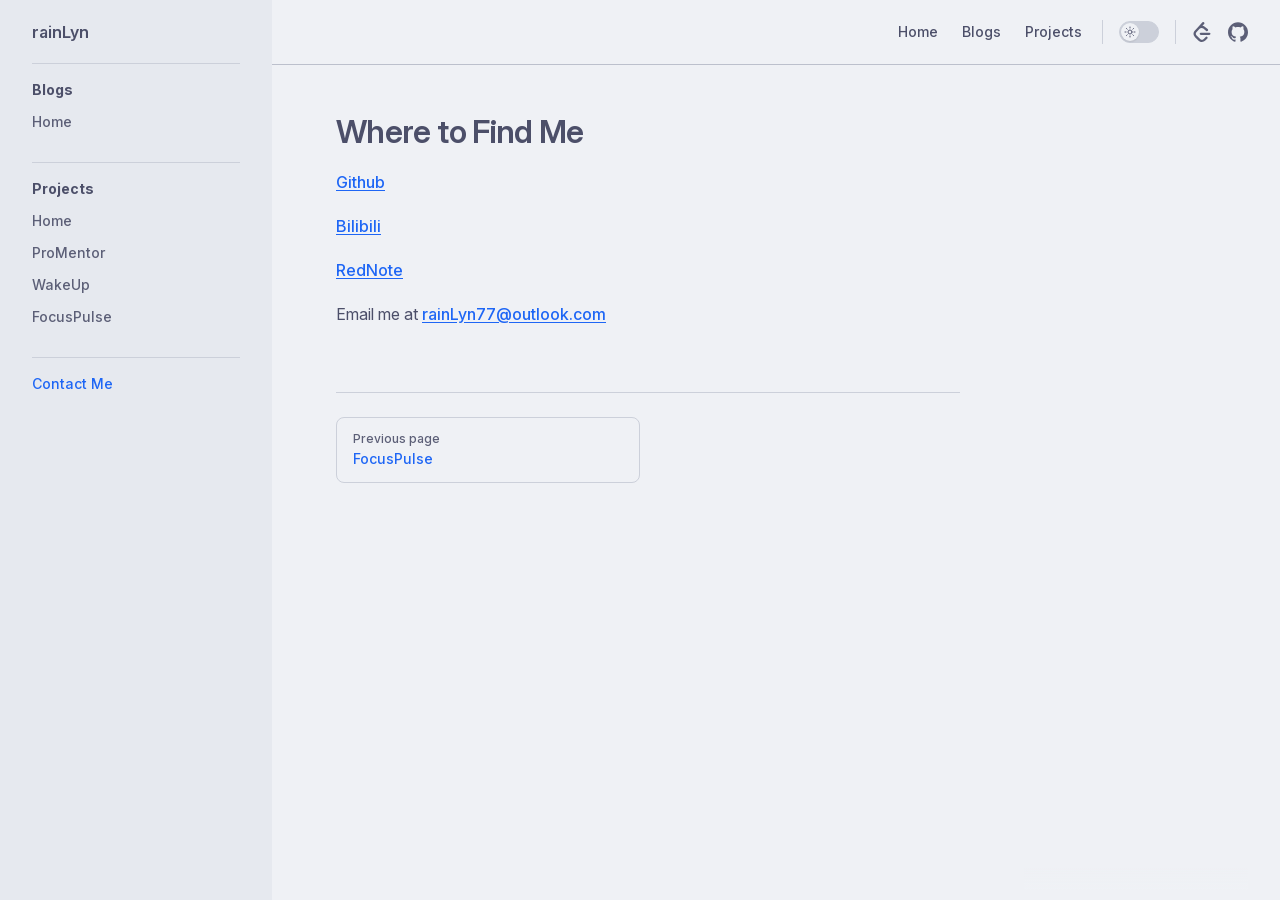
<file: contact.html>
<!DOCTYPE html>
<html lang="en-US" dir="ltr">
  <head>
    <meta charset="utf-8">
    <meta name="viewport" content="width=device-width,initial-scale=1">
    <title>Where to Find Me | rainLyn</title>
    <meta name="description" content="A VitePress site">
    <meta name="generator" content="VitePress v2.0.0-alpha.18">
    <link rel="preload stylesheet" href="/assets/style.D4PC7Z9O.css" as="style">
    <link rel="preload stylesheet" href="/vp-icons.css" as="style">
    
    <script type="module" src="/assets/app.5D4oM4R0.js"></script>
    <link rel="preload" href="/assets/inter-roman-latin.Cy4MYw_J.woff2" as="font" type="font/woff2" crossorigin="">
    <link rel="modulepreload" href="/assets/chunks/theme.D5T9rbFm.js">
    <link rel="modulepreload" href="/assets/chunks/framework.qypF2UUz.js">
    <link rel="modulepreload" href="/assets/contact.md.ibqSC_2F.lean.js">
    <link rel="icon" type="image/png" href="/favicon.png">
    <script id="check-dark-mode">(()=>{let e=localStorage.getItem(`vitepress-theme-appearance`)||`auto`,t=window.matchMedia(`(prefers-color-scheme: dark)`).matches;(!e||e===`auto`?t:e===`dark`)&&document.documentElement.classList.add(`dark`)})();</script>
    <script id="check-mac-os">document.documentElement.classList.toggle(`mac`,/Mac|iPhone|iPod|iPad/i.test(navigator.platform));</script>
  </head>
  <body>
    <div id="app"><div class="Layout" data-v-7cd4bd3a><!--[--><!--]--><!--[--><span tabindex="-1" data-v-8eaea3d7></span><a href="#VPContent" class="VPSkipLink visually-hidden" data-v-8eaea3d7>Skip to content</a><!--]--><!----><header class="VPNav" data-v-7cd4bd3a data-v-c4984e93><div class="VPNavBar has-sidebar top" data-v-c4984e93 data-v-820090c8><div class="wrapper" data-v-820090c8><div class="container" data-v-820090c8><div class="title" data-v-820090c8><div class="VPNavBarTitle has-sidebar" data-v-820090c8 data-v-50450f84><a class="title" href="/" data-v-50450f84><!--[--><!--]--><!----><span data-v-50450f84>rainLyn</span><!--[--><!--]--></a></div></div><div class="content" data-v-820090c8><div class="content-body" data-v-820090c8><!--[--><!--]--><div class="VPNavBarSearch search" data-v-820090c8 data-v-45783d06><!----></div><nav aria-labelledby="main-nav-aria-label" class="VPNavBarMenu menu" data-v-820090c8 data-v-0fea695a><span id="main-nav-aria-label" class="visually-hidden" data-v-0fea695a> Main Navigation </span><!--[--><!--[--><a class="VPLink link VPNavBarMenuLink" href="/" tabindex="0" data-v-0fea695a data-v-c1706767><!--[--><span data-v-c1706767>Home</span><!--]--></a><!--]--><!--[--><a class="VPLink link VPNavBarMenuLink" href="/blogs/index.html" tabindex="0" data-v-0fea695a data-v-c1706767><!--[--><span data-v-c1706767>Blogs</span><!--]--></a><!--]--><!--[--><a class="VPLink link VPNavBarMenuLink" href="/projects/index.html" tabindex="0" data-v-0fea695a data-v-c1706767><!--[--><span data-v-c1706767>Projects</span><!--]--></a><!--]--><!--]--></nav><!----><div class="VPNavBarAppearance appearance" data-v-820090c8 data-v-c3bb6a56><button class="VPSwitch VPSwitchAppearance" type="button" role="switch" title aria-checked="false" data-v-c3bb6a56 data-v-38c4146d data-v-e667f25f><span class="check" data-v-e667f25f><span class="icon" data-v-e667f25f><!--[--><span class="vpi-sun sun" data-v-38c4146d></span><span class="vpi-moon moon" data-v-38c4146d></span><!--]--></span></span></button></div><div class="VPSocialLinks VPNavBarSocialLinks social-links" data-v-820090c8 data-v-40514777 data-v-5e85b6d0><!--[--><a class="VPSocialLink no-icon" href="https://leetcode.cn/u/rainlyn" aria-label="leetcode" target="_blank" rel="me noopener" data-v-5e85b6d0 data-v-b8e916d1><span class="vpi-social-leetcode"></span></a><a class="VPSocialLink no-icon" href="https://github.com/rainLyn" aria-label="github" target="_blank" rel="me noopener" data-v-5e85b6d0 data-v-b8e916d1><span class="vpi-social-github"></span></a><!--]--></div><div class="VPFlyout VPNavBarExtra extra" data-v-820090c8 data-v-7b58c86a data-v-9a19e8be><button type="button" class="button" aria-haspopup="true" aria-expanded="false" aria-label="extra navigation" data-v-9a19e8be><span class="vpi-more-horizontal icon" data-v-9a19e8be></span></button><div class="menu" data-v-9a19e8be><div class="VPMenu" data-v-9a19e8be data-v-874d2e37><!----><!--[--><!--[--><!----><div class="group" data-v-7b58c86a><div class="item appearance" data-v-7b58c86a><p class="label" data-v-7b58c86a>Appearance</p><div class="appearance-action" data-v-7b58c86a><button class="VPSwitch VPSwitchAppearance" type="button" role="switch" title aria-checked="false" data-v-7b58c86a data-v-38c4146d data-v-e667f25f><span class="check" data-v-e667f25f><span class="icon" data-v-e667f25f><!--[--><span class="vpi-sun sun" data-v-38c4146d></span><span class="vpi-moon moon" data-v-38c4146d></span><!--]--></span></span></button></div></div></div><div class="group" data-v-7b58c86a><div class="item social-links" data-v-7b58c86a><div class="VPSocialLinks social-links-list" data-v-7b58c86a data-v-5e85b6d0><!--[--><a class="VPSocialLink no-icon" href="https://leetcode.cn/u/rainlyn" aria-label="leetcode" target="_blank" rel="me noopener" data-v-5e85b6d0 data-v-b8e916d1><span class="vpi-social-leetcode"></span></a><a class="VPSocialLink no-icon" href="https://github.com/rainLyn" aria-label="github" target="_blank" rel="me noopener" data-v-5e85b6d0 data-v-b8e916d1><span class="vpi-social-github"></span></a><!--]--></div></div></div><!--]--><!--]--></div></div></div><!--[--><!--]--><button type="button" class="VPNavBarHamburger hamburger" aria-label="mobile navigation" aria-expanded="false" aria-controls="VPNavScreen" data-v-820090c8 data-v-9fd11fa8><span class="container" data-v-9fd11fa8><span class="top" data-v-9fd11fa8></span><span class="middle" data-v-9fd11fa8></span><span class="bottom" data-v-9fd11fa8></span></span></button></div></div></div></div><div class="divider" data-v-820090c8><div class="divider-line" data-v-820090c8></div></div></div><!----></header><div class="VPLocalNav has-sidebar empty" data-v-7cd4bd3a data-v-9626b57f><div class="container" data-v-9626b57f><button class="menu" aria-expanded="false" aria-controls="VPSidebarNav" data-v-9626b57f><span class="vpi-align-left menu-icon" data-v-9626b57f></span><span class="menu-text" data-v-9626b57f>Menu</span></button><div class="VPLocalNavOutlineDropdown" style="--vp-vh:0px;" data-v-9626b57f data-v-b49926f9><button data-v-b49926f9>Return to top</button><!----></div></div></div><aside class="VPSidebar" data-v-7cd4bd3a data-v-37c30afa><div class="curtain" data-v-37c30afa></div><nav class="nav" id="VPSidebarNav" aria-labelledby="sidebar-aria-label" tabindex="-1" data-v-37c30afa><span class="visually-hidden" id="sidebar-aria-label" data-v-37c30afa> Sidebar Navigation </span><!--[--><!--]--><!--[--><div class="no-transition group" data-v-40d84f0e><section class="VPSidebarItem level-0" data-v-40d84f0e data-v-eb13a551><div class="item" role="button" tabindex="0" data-v-eb13a551><div class="indicator" data-v-eb13a551></div><h2 class="text" data-v-eb13a551>Blogs</h2><!----></div><div class="items" data-v-eb13a551><!--[--><div class="VPSidebarItem level-1 is-link" data-v-eb13a551><div class="item" data-v-eb13a551><div class="indicator" data-v-eb13a551></div><a class="VPLink link link" href="/blogs/index.html" data-v-eb13a551><!--[--><p class="text" data-v-eb13a551>Home</p><!--]--></a><!----></div><!----></div><!--]--></div></section></div><div class="no-transition group" data-v-40d84f0e><section class="VPSidebarItem level-0" data-v-40d84f0e data-v-eb13a551><div class="item" role="button" tabindex="0" data-v-eb13a551><div class="indicator" data-v-eb13a551></div><h2 class="text" data-v-eb13a551>Projects</h2><!----></div><div class="items" data-v-eb13a551><!--[--><div class="VPSidebarItem level-1 is-link" data-v-eb13a551><div class="item" data-v-eb13a551><div class="indicator" data-v-eb13a551></div><a class="VPLink link link" href="/projects/index.html" data-v-eb13a551><!--[--><p class="text" data-v-eb13a551>Home</p><!--]--></a><!----></div><!----></div><div class="VPSidebarItem level-1 is-link" data-v-eb13a551><div class="item" data-v-eb13a551><div class="indicator" data-v-eb13a551></div><a class="VPLink link link" href="/projects/ProMentor.html" data-v-eb13a551><!--[--><p class="text" data-v-eb13a551>ProMentor</p><!--]--></a><!----></div><!----></div><div class="VPSidebarItem level-1 is-link" data-v-eb13a551><div class="item" data-v-eb13a551><div class="indicator" data-v-eb13a551></div><a class="VPLink link link" href="/projects/WakeUp.html" data-v-eb13a551><!--[--><p class="text" data-v-eb13a551>WakeUp</p><!--]--></a><!----></div><!----></div><div class="VPSidebarItem level-1 is-link" data-v-eb13a551><div class="item" data-v-eb13a551><div class="indicator" data-v-eb13a551></div><a class="VPLink link link" href="/projects/FocusPulse.html" data-v-eb13a551><!--[--><p class="text" data-v-eb13a551>FocusPulse</p><!--]--></a><!----></div><!----></div><!--]--></div></section></div><div class="no-transition group" data-v-40d84f0e><section class="VPSidebarItem level-0 has-active" data-v-40d84f0e data-v-eb13a551><!----><div class="items" data-v-eb13a551><!--[--><div class="VPSidebarItem level-1 is-link" data-v-eb13a551><div class="item" data-v-eb13a551><div class="indicator" data-v-eb13a551></div><a class="VPLink link link" href="/contact.html" data-v-eb13a551><!--[--><p class="text" data-v-eb13a551>Contact Me</p><!--]--></a><!----></div><!----></div><!--]--></div></section></div><!--]--><!--[--><!--]--></nav></aside><div class="VPContent has-sidebar" id="VPContent" data-v-7cd4bd3a data-v-569906c8><div class="VPDoc has-sidebar has-aside" data-v-569906c8 data-v-3a5bf21d><!--[--><!--]--><div class="container" data-v-3a5bf21d><div class="aside" data-v-3a5bf21d><div class="aside-curtain" data-v-3a5bf21d></div><div class="aside-container" data-v-3a5bf21d><div class="aside-content" data-v-3a5bf21d><div class="VPDocAside" data-v-3a5bf21d data-v-17ce1606><!--[--><!--]--><!--[--><!--]--><nav aria-labelledby="doc-outline-aria-label" class="VPDocAsideOutline" data-v-17ce1606 data-v-5c1c82af><div class="content" data-v-5c1c82af><div class="outline-marker" data-v-5c1c82af></div><div aria-level="2" class="outline-title" id="doc-outline-aria-label" role="heading" data-v-5c1c82af>On this page</div><ul class="VPDocOutlineItem root" data-v-5c1c82af data-v-ed316564><!--[--><!--]--></ul></div></nav><!--[--><!--]--><div class="spacer" data-v-17ce1606></div><!--[--><!--]--><!----><!--[--><!--]--><!--[--><!--]--></div></div></div></div><div class="content" data-v-3a5bf21d><div class="content-container" data-v-3a5bf21d><!--[--><!--]--><main class="main" data-v-3a5bf21d><div style="position:relative;" class="vp-doc _contact" data-v-3a5bf21d><div><h1 id="where-to-find-me" tabindex="-1">Where to Find Me <a class="header-anchor" href="#where-to-find-me" aria-label="Permalink to “Where to Find Me”">​</a></h1><p><a href="https://github.com/rainLyn" target="_blank" rel="noreferrer">Github</a></p><p><a href="https://space.bilibili.com/39121400" target="_blank" rel="noreferrer">Bilibili</a></p><p><a href="https://xhslink.cn/m/2wEuQ6ni3uD" target="_blank" rel="noreferrer">RedNote</a></p><p>Email me at <a href="mailto:rainLyn77@outlook.com" target="_blank" rel="noreferrer">rainLyn77@outlook.com</a></p></div></div></main><footer class="VPDocFooter" data-v-3a5bf21d data-v-92b7ba45><!--[--><!--]--><!----><nav class="prev-next" aria-labelledby="doc-footer-aria-label" data-v-92b7ba45><span class="visually-hidden" id="doc-footer-aria-label" data-v-92b7ba45>Pager</span><div class="pager" data-v-92b7ba45><a class="VPLink link pager-link prev" href="/projects/FocusPulse.html" data-v-92b7ba45><!--[--><span class="desc" data-v-92b7ba45>Previous page</span><span class="title" data-v-92b7ba45>FocusPulse</span><!--]--></a></div><div class="pager" data-v-92b7ba45><!----></div></nav></footer><!--[--><!--]--></div></div></div><!--[--><!--]--></div></div><!----><!--[--><!--]--></div></div>
    <script>window.__VP_HASH_MAP__=JSON.parse("{\"blogs_index.md\":\"yexun3RP\",\"contact.md\":\"ibqSC_2F\",\"index.md\":\"rVRx1jMO\",\"projects_focuspulse.md\":\"C2YnWMBy\",\"projects_index.md\":\"DEXSbsd5\",\"projects_promentor.md\":\"DbysYvb4\",\"projects_wakeup.md\":\"BBTg0WDW\"}");window.__VP_SITE_DATA__=JSON.parse("{\"lang\":\"en-US\",\"dir\":\"ltr\",\"title\":\"rainLyn\",\"description\":\"A VitePress site\",\"base\":\"/\",\"head\":[],\"router\":{\"prefetchLinks\":true},\"appearance\":true,\"themeConfig\":{\"nav\":[{\"text\":\"Home\",\"link\":\"/\"},{\"text\":\"Blogs\",\"link\":\"/blogs/index\"},{\"text\":\"Projects\",\"link\":\"/projects/index\"}],\"sidebar\":[{\"text\":\"Blogs\",\"items\":[{\"text\":\"Home\",\"link\":\"/blogs/index\"}]},{\"text\":\"Projects\",\"items\":[{\"text\":\"Home\",\"link\":\"/projects/index\"},{\"text\":\"ProMentor\",\"link\":\"/projects/ProMentor\"},{\"text\":\"WakeUp\",\"link\":\"/projects/WakeUp\"},{\"text\":\"FocusPulse\",\"link\":\"/projects/FocusPulse\"}]},{\"text\":\"\",\"items\":[{\"text\":\"Contact Me\",\"link\":\"/contact\"}]}],\"socialLinks\":[{\"icon\":\"leetcode\",\"link\":\"https://leetcode.cn/u/rainlyn\"},{\"icon\":\"github\",\"link\":\"https://github.com/rainLyn\"}]},\"locales\":{},\"cleanUrls\":false,\"additionalConfig\":{}}");</script>
    
  </body>
</html>
</file>
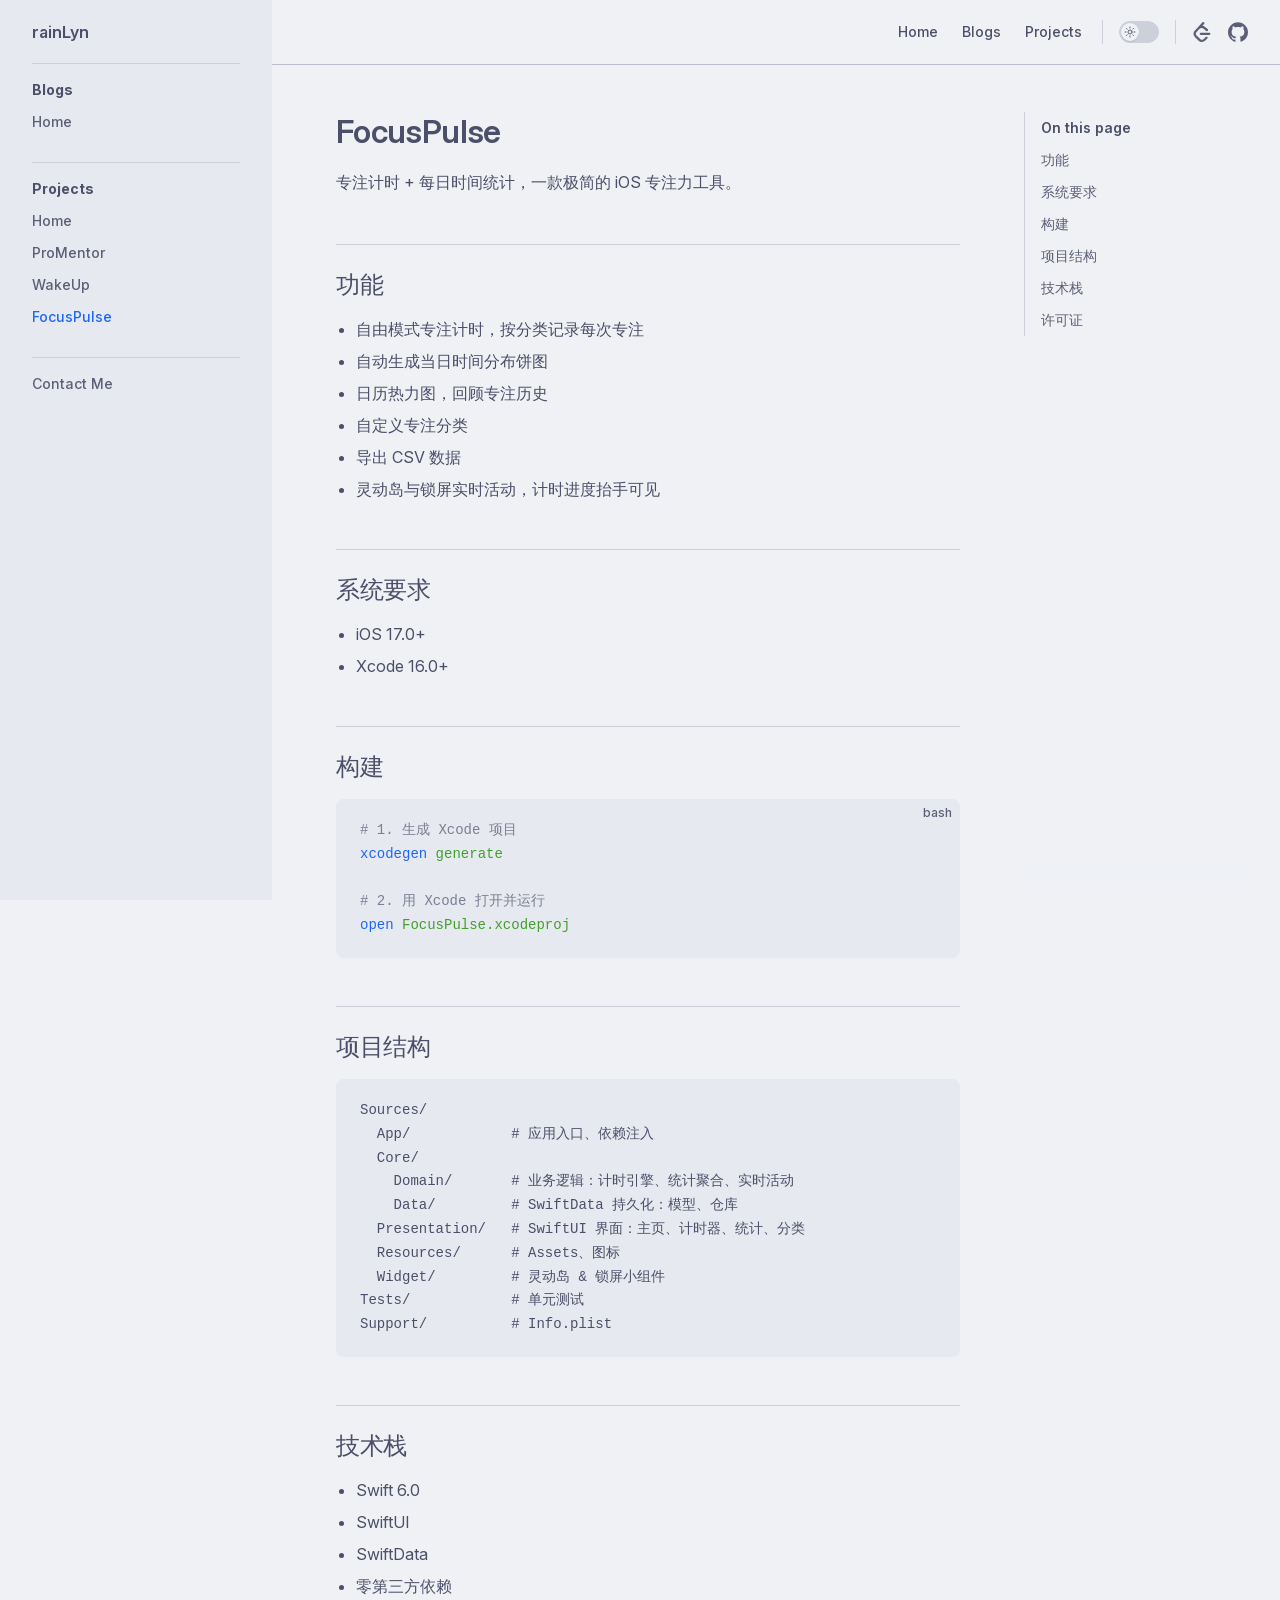
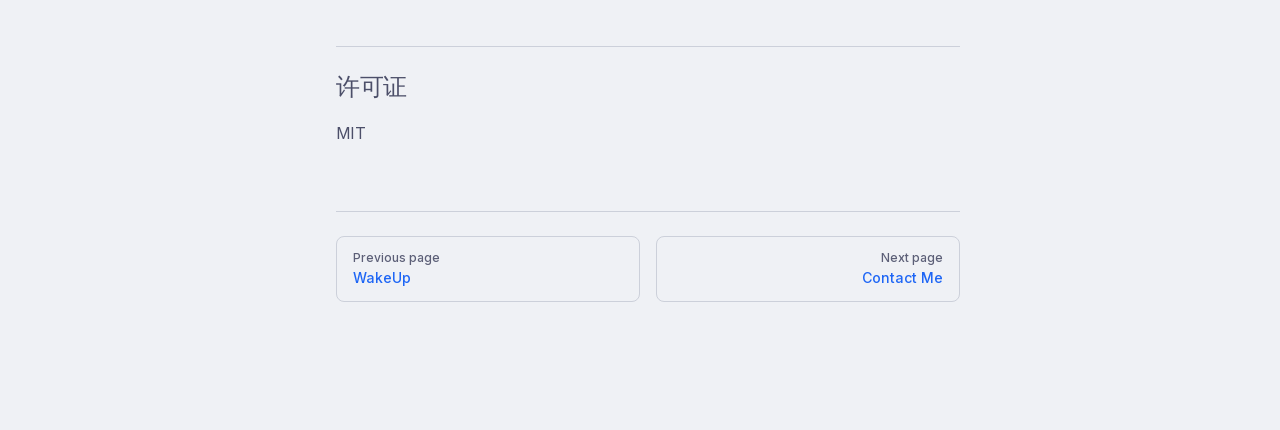
<file: projects/FocusPulse.html>
<!DOCTYPE html>
<html lang="en-US" dir="ltr">
  <head>
    <meta charset="utf-8">
    <meta name="viewport" content="width=device-width,initial-scale=1">
    <title>FocusPulse | rainLyn</title>
    <meta name="description" content="A VitePress site">
    <meta name="generator" content="VitePress v2.0.0-alpha.18">
    <link rel="preload stylesheet" href="/assets/style.D4PC7Z9O.css" as="style">
    <link rel="preload stylesheet" href="/vp-icons.css" as="style">
    
    <script type="module" src="/assets/app.5D4oM4R0.js"></script>
    <link rel="preload" href="/assets/inter-roman-latin.Cy4MYw_J.woff2" as="font" type="font/woff2" crossorigin="">
    <link rel="modulepreload" href="/assets/chunks/theme.D5T9rbFm.js">
    <link rel="modulepreload" href="/assets/chunks/framework.qypF2UUz.js">
    <link rel="modulepreload" href="/assets/projects_FocusPulse.md.C2YnWMBy.lean.js">
    <link rel="icon" type="image/png" href="/favicon.png">
    <script id="check-dark-mode">(()=>{let e=localStorage.getItem(`vitepress-theme-appearance`)||`auto`,t=window.matchMedia(`(prefers-color-scheme: dark)`).matches;(!e||e===`auto`?t:e===`dark`)&&document.documentElement.classList.add(`dark`)})();</script>
    <script id="check-mac-os">document.documentElement.classList.toggle(`mac`,/Mac|iPhone|iPod|iPad/i.test(navigator.platform));</script>
  </head>
  <body>
    <div id="app"><div class="Layout" data-v-7cd4bd3a><!--[--><!--]--><!--[--><span tabindex="-1" data-v-8eaea3d7></span><a href="#VPContent" class="VPSkipLink visually-hidden" data-v-8eaea3d7>Skip to content</a><!--]--><!----><header class="VPNav" data-v-7cd4bd3a data-v-c4984e93><div class="VPNavBar has-sidebar top" data-v-c4984e93 data-v-820090c8><div class="wrapper" data-v-820090c8><div class="container" data-v-820090c8><div class="title" data-v-820090c8><div class="VPNavBarTitle has-sidebar" data-v-820090c8 data-v-50450f84><a class="title" href="/" data-v-50450f84><!--[--><!--]--><!----><span data-v-50450f84>rainLyn</span><!--[--><!--]--></a></div></div><div class="content" data-v-820090c8><div class="content-body" data-v-820090c8><!--[--><!--]--><div class="VPNavBarSearch search" data-v-820090c8 data-v-45783d06><!----></div><nav aria-labelledby="main-nav-aria-label" class="VPNavBarMenu menu" data-v-820090c8 data-v-0fea695a><span id="main-nav-aria-label" class="visually-hidden" data-v-0fea695a> Main Navigation </span><!--[--><!--[--><a class="VPLink link VPNavBarMenuLink" href="/" tabindex="0" data-v-0fea695a data-v-c1706767><!--[--><span data-v-c1706767>Home</span><!--]--></a><!--]--><!--[--><a class="VPLink link VPNavBarMenuLink" href="/blogs/index.html" tabindex="0" data-v-0fea695a data-v-c1706767><!--[--><span data-v-c1706767>Blogs</span><!--]--></a><!--]--><!--[--><a class="VPLink link VPNavBarMenuLink" href="/projects/index.html" tabindex="0" data-v-0fea695a data-v-c1706767><!--[--><span data-v-c1706767>Projects</span><!--]--></a><!--]--><!--]--></nav><!----><div class="VPNavBarAppearance appearance" data-v-820090c8 data-v-c3bb6a56><button class="VPSwitch VPSwitchAppearance" type="button" role="switch" title aria-checked="false" data-v-c3bb6a56 data-v-38c4146d data-v-e667f25f><span class="check" data-v-e667f25f><span class="icon" data-v-e667f25f><!--[--><span class="vpi-sun sun" data-v-38c4146d></span><span class="vpi-moon moon" data-v-38c4146d></span><!--]--></span></span></button></div><div class="VPSocialLinks VPNavBarSocialLinks social-links" data-v-820090c8 data-v-40514777 data-v-5e85b6d0><!--[--><a class="VPSocialLink no-icon" href="https://leetcode.cn/u/rainlyn" aria-label="leetcode" target="_blank" rel="me noopener" data-v-5e85b6d0 data-v-b8e916d1><span class="vpi-social-leetcode"></span></a><a class="VPSocialLink no-icon" href="https://github.com/rainLyn" aria-label="github" target="_blank" rel="me noopener" data-v-5e85b6d0 data-v-b8e916d1><span class="vpi-social-github"></span></a><!--]--></div><div class="VPFlyout VPNavBarExtra extra" data-v-820090c8 data-v-7b58c86a data-v-9a19e8be><button type="button" class="button" aria-haspopup="true" aria-expanded="false" aria-label="extra navigation" data-v-9a19e8be><span class="vpi-more-horizontal icon" data-v-9a19e8be></span></button><div class="menu" data-v-9a19e8be><div class="VPMenu" data-v-9a19e8be data-v-874d2e37><!----><!--[--><!--[--><!----><div class="group" data-v-7b58c86a><div class="item appearance" data-v-7b58c86a><p class="label" data-v-7b58c86a>Appearance</p><div class="appearance-action" data-v-7b58c86a><button class="VPSwitch VPSwitchAppearance" type="button" role="switch" title aria-checked="false" data-v-7b58c86a data-v-38c4146d data-v-e667f25f><span class="check" data-v-e667f25f><span class="icon" data-v-e667f25f><!--[--><span class="vpi-sun sun" data-v-38c4146d></span><span class="vpi-moon moon" data-v-38c4146d></span><!--]--></span></span></button></div></div></div><div class="group" data-v-7b58c86a><div class="item social-links" data-v-7b58c86a><div class="VPSocialLinks social-links-list" data-v-7b58c86a data-v-5e85b6d0><!--[--><a class="VPSocialLink no-icon" href="https://leetcode.cn/u/rainlyn" aria-label="leetcode" target="_blank" rel="me noopener" data-v-5e85b6d0 data-v-b8e916d1><span class="vpi-social-leetcode"></span></a><a class="VPSocialLink no-icon" href="https://github.com/rainLyn" aria-label="github" target="_blank" rel="me noopener" data-v-5e85b6d0 data-v-b8e916d1><span class="vpi-social-github"></span></a><!--]--></div></div></div><!--]--><!--]--></div></div></div><!--[--><!--]--><button type="button" class="VPNavBarHamburger hamburger" aria-label="mobile navigation" aria-expanded="false" aria-controls="VPNavScreen" data-v-820090c8 data-v-9fd11fa8><span class="container" data-v-9fd11fa8><span class="top" data-v-9fd11fa8></span><span class="middle" data-v-9fd11fa8></span><span class="bottom" data-v-9fd11fa8></span></span></button></div></div></div></div><div class="divider" data-v-820090c8><div class="divider-line" data-v-820090c8></div></div></div><!----></header><div class="VPLocalNav has-sidebar empty" data-v-7cd4bd3a data-v-9626b57f><div class="container" data-v-9626b57f><button class="menu" aria-expanded="false" aria-controls="VPSidebarNav" data-v-9626b57f><span class="vpi-align-left menu-icon" data-v-9626b57f></span><span class="menu-text" data-v-9626b57f>Menu</span></button><div class="VPLocalNavOutlineDropdown" style="--vp-vh:0px;" data-v-9626b57f data-v-b49926f9><button data-v-b49926f9>Return to top</button><!----></div></div></div><aside class="VPSidebar" data-v-7cd4bd3a data-v-37c30afa><div class="curtain" data-v-37c30afa></div><nav class="nav" id="VPSidebarNav" aria-labelledby="sidebar-aria-label" tabindex="-1" data-v-37c30afa><span class="visually-hidden" id="sidebar-aria-label" data-v-37c30afa> Sidebar Navigation </span><!--[--><!--]--><!--[--><div class="no-transition group" data-v-40d84f0e><section class="VPSidebarItem level-0" data-v-40d84f0e data-v-eb13a551><div class="item" role="button" tabindex="0" data-v-eb13a551><div class="indicator" data-v-eb13a551></div><h2 class="text" data-v-eb13a551>Blogs</h2><!----></div><div class="items" data-v-eb13a551><!--[--><div class="VPSidebarItem level-1 is-link" data-v-eb13a551><div class="item" data-v-eb13a551><div class="indicator" data-v-eb13a551></div><a class="VPLink link link" href="/blogs/index.html" data-v-eb13a551><!--[--><p class="text" data-v-eb13a551>Home</p><!--]--></a><!----></div><!----></div><!--]--></div></section></div><div class="no-transition group" data-v-40d84f0e><section class="VPSidebarItem level-0 has-active" data-v-40d84f0e data-v-eb13a551><div class="item" role="button" tabindex="0" data-v-eb13a551><div class="indicator" data-v-eb13a551></div><h2 class="text" data-v-eb13a551>Projects</h2><!----></div><div class="items" data-v-eb13a551><!--[--><div class="VPSidebarItem level-1 is-link" data-v-eb13a551><div class="item" data-v-eb13a551><div class="indicator" data-v-eb13a551></div><a class="VPLink link link" href="/projects/index.html" data-v-eb13a551><!--[--><p class="text" data-v-eb13a551>Home</p><!--]--></a><!----></div><!----></div><div class="VPSidebarItem level-1 is-link" data-v-eb13a551><div class="item" data-v-eb13a551><div class="indicator" data-v-eb13a551></div><a class="VPLink link link" href="/projects/ProMentor.html" data-v-eb13a551><!--[--><p class="text" data-v-eb13a551>ProMentor</p><!--]--></a><!----></div><!----></div><div class="VPSidebarItem level-1 is-link" data-v-eb13a551><div class="item" data-v-eb13a551><div class="indicator" data-v-eb13a551></div><a class="VPLink link link" href="/projects/WakeUp.html" data-v-eb13a551><!--[--><p class="text" data-v-eb13a551>WakeUp</p><!--]--></a><!----></div><!----></div><div class="VPSidebarItem level-1 is-link" data-v-eb13a551><div class="item" data-v-eb13a551><div class="indicator" data-v-eb13a551></div><a class="VPLink link link" href="/projects/FocusPulse.html" data-v-eb13a551><!--[--><p class="text" data-v-eb13a551>FocusPulse</p><!--]--></a><!----></div><!----></div><!--]--></div></section></div><div class="no-transition group" data-v-40d84f0e><section class="VPSidebarItem level-0" data-v-40d84f0e data-v-eb13a551><!----><div class="items" data-v-eb13a551><!--[--><div class="VPSidebarItem level-1 is-link" data-v-eb13a551><div class="item" data-v-eb13a551><div class="indicator" data-v-eb13a551></div><a class="VPLink link link" href="/contact.html" data-v-eb13a551><!--[--><p class="text" data-v-eb13a551>Contact Me</p><!--]--></a><!----></div><!----></div><!--]--></div></section></div><!--]--><!--[--><!--]--></nav></aside><div class="VPContent has-sidebar" id="VPContent" data-v-7cd4bd3a data-v-569906c8><div class="VPDoc has-sidebar has-aside" data-v-569906c8 data-v-3a5bf21d><!--[--><!--]--><div class="container" data-v-3a5bf21d><div class="aside" data-v-3a5bf21d><div class="aside-curtain" data-v-3a5bf21d></div><div class="aside-container" data-v-3a5bf21d><div class="aside-content" data-v-3a5bf21d><div class="VPDocAside" data-v-3a5bf21d data-v-17ce1606><!--[--><!--]--><!--[--><!--]--><nav aria-labelledby="doc-outline-aria-label" class="VPDocAsideOutline" data-v-17ce1606 data-v-5c1c82af><div class="content" data-v-5c1c82af><div class="outline-marker" data-v-5c1c82af></div><div aria-level="2" class="outline-title" id="doc-outline-aria-label" role="heading" data-v-5c1c82af>On this page</div><ul class="VPDocOutlineItem root" data-v-5c1c82af data-v-ed316564><!--[--><!--]--></ul></div></nav><!--[--><!--]--><div class="spacer" data-v-17ce1606></div><!--[--><!--]--><!----><!--[--><!--]--><!--[--><!--]--></div></div></div></div><div class="content" data-v-3a5bf21d><div class="content-container" data-v-3a5bf21d><!--[--><!--]--><main class="main" data-v-3a5bf21d><div style="position:relative;" class="vp-doc _projects_FocusPulse" data-v-3a5bf21d><div><h1 id="focuspulse" tabindex="-1">FocusPulse <a class="header-anchor" href="#focuspulse" aria-label="Permalink to “FocusPulse”">​</a></h1><p>专注计时 + 每日时间统计，一款极简的 iOS 专注力工具。</p><h2 id="功能" tabindex="-1">功能 <a class="header-anchor" href="#功能" aria-label="Permalink to “功能”">​</a></h2><ul><li>自由模式专注计时，按分类记录每次专注</li><li>自动生成当日时间分布饼图</li><li>日历热力图，回顾专注历史</li><li>自定义专注分类</li><li>导出 CSV 数据</li><li>灵动岛与锁屏实时活动，计时进度抬手可见</li></ul><h2 id="系统要求" tabindex="-1">系统要求 <a class="header-anchor" href="#系统要求" aria-label="Permalink to “系统要求”">​</a></h2><ul><li>iOS 17.0+</li><li>Xcode 16.0+</li></ul><h2 id="构建" tabindex="-1">构建 <a class="header-anchor" href="#构建" aria-label="Permalink to “构建”">​</a></h2><div class="language-bash"><button title="Copy Code" class="copy"></button><span class="lang">bash</span><pre class="shiki shiki-themes catppuccin-latte catppuccin-frappe" style="--shiki-light:#4c4f69;--shiki-dark:#c6d0f5;--shiki-light-bg:#eff1f5;--shiki-dark-bg:#303446;" tabindex="0" dir="ltr"><code><span class="line"><span style="--shiki-light:#7C7F93;--shiki-light-font-style:italic;--shiki-dark:#949CBB;--shiki-dark-font-style:italic;"># 1. 生成 Xcode 项目</span></span>
<span class="line"><span style="--shiki-light:#1E66F5;--shiki-light-font-style:italic;--shiki-dark:#8CAAEE;--shiki-dark-font-style:italic;">xcodegen</span><span style="--shiki-light:#40A02B;--shiki-dark:#A6D189;"> generate</span></span>
<span class="line"></span>
<span class="line"><span style="--shiki-light:#7C7F93;--shiki-light-font-style:italic;--shiki-dark:#949CBB;--shiki-dark-font-style:italic;"># 2. 用 Xcode 打开并运行</span></span>
<span class="line"><span style="--shiki-light:#1E66F5;--shiki-light-font-style:italic;--shiki-dark:#8CAAEE;--shiki-dark-font-style:italic;">open</span><span style="--shiki-light:#40A02B;--shiki-dark:#A6D189;"> FocusPulse.xcodeproj</span></span></code></pre></div><h2 id="项目结构" tabindex="-1">项目结构 <a class="header-anchor" href="#项目结构" aria-label="Permalink to “项目结构”">​</a></h2><div class="language-"><button title="Copy Code" class="copy"></button><span class="lang"></span><pre class="shiki shiki-themes catppuccin-latte catppuccin-frappe" style="--shiki-light:#4c4f69;--shiki-dark:#c6d0f5;--shiki-light-bg:#eff1f5;--shiki-dark-bg:#303446;" tabindex="0" dir="ltr"><code><span class="line"><span>Sources/</span></span>
<span class="line"><span>  App/            # 应用入口、依赖注入</span></span>
<span class="line"><span>  Core/</span></span>
<span class="line"><span>    Domain/       # 业务逻辑：计时引擎、统计聚合、实时活动</span></span>
<span class="line"><span>    Data/         # SwiftData 持久化：模型、仓库</span></span>
<span class="line"><span>  Presentation/   # SwiftUI 界面：主页、计时器、统计、分类</span></span>
<span class="line"><span>  Resources/      # Assets、图标</span></span>
<span class="line"><span>  Widget/         # 灵动岛 &amp; 锁屏小组件</span></span>
<span class="line"><span>Tests/            # 单元测试</span></span>
<span class="line"><span>Support/          # Info.plist</span></span></code></pre></div><h2 id="技术栈" tabindex="-1">技术栈 <a class="header-anchor" href="#技术栈" aria-label="Permalink to “技术栈”">​</a></h2><ul><li>Swift 6.0</li><li>SwiftUI</li><li>SwiftData</li><li>零第三方依赖</li></ul><h2 id="许可证" tabindex="-1">许可证 <a class="header-anchor" href="#许可证" aria-label="Permalink to “许可证”">​</a></h2><p>MIT</p></div></div></main><footer class="VPDocFooter" data-v-3a5bf21d data-v-92b7ba45><!--[--><!--]--><!----><nav class="prev-next" aria-labelledby="doc-footer-aria-label" data-v-92b7ba45><span class="visually-hidden" id="doc-footer-aria-label" data-v-92b7ba45>Pager</span><div class="pager" data-v-92b7ba45><a class="VPLink link pager-link prev" href="/projects/WakeUp.html" data-v-92b7ba45><!--[--><span class="desc" data-v-92b7ba45>Previous page</span><span class="title" data-v-92b7ba45>WakeUp</span><!--]--></a></div><div class="pager" data-v-92b7ba45><a class="VPLink link pager-link next" href="/contact.html" data-v-92b7ba45><!--[--><span class="desc" data-v-92b7ba45>Next page</span><span class="title" data-v-92b7ba45>Contact Me</span><!--]--></a></div></nav></footer><!--[--><!--]--></div></div></div><!--[--><!--]--></div></div><!----><!--[--><!--]--></div></div>
    <script>window.__VP_HASH_MAP__=JSON.parse("{\"blogs_index.md\":\"yexun3RP\",\"contact.md\":\"ibqSC_2F\",\"index.md\":\"rVRx1jMO\",\"projects_focuspulse.md\":\"C2YnWMBy\",\"projects_index.md\":\"DEXSbsd5\",\"projects_promentor.md\":\"DbysYvb4\",\"projects_wakeup.md\":\"BBTg0WDW\"}");window.__VP_SITE_DATA__=JSON.parse("{\"lang\":\"en-US\",\"dir\":\"ltr\",\"title\":\"rainLyn\",\"description\":\"A VitePress site\",\"base\":\"/\",\"head\":[],\"router\":{\"prefetchLinks\":true},\"appearance\":true,\"themeConfig\":{\"nav\":[{\"text\":\"Home\",\"link\":\"/\"},{\"text\":\"Blogs\",\"link\":\"/blogs/index\"},{\"text\":\"Projects\",\"link\":\"/projects/index\"}],\"sidebar\":[{\"text\":\"Blogs\",\"items\":[{\"text\":\"Home\",\"link\":\"/blogs/index\"}]},{\"text\":\"Projects\",\"items\":[{\"text\":\"Home\",\"link\":\"/projects/index\"},{\"text\":\"ProMentor\",\"link\":\"/projects/ProMentor\"},{\"text\":\"WakeUp\",\"link\":\"/projects/WakeUp\"},{\"text\":\"FocusPulse\",\"link\":\"/projects/FocusPulse\"}]},{\"text\":\"\",\"items\":[{\"text\":\"Contact Me\",\"link\":\"/contact\"}]}],\"socialLinks\":[{\"icon\":\"leetcode\",\"link\":\"https://leetcode.cn/u/rainlyn\"},{\"icon\":\"github\",\"link\":\"https://github.com/rainLyn\"}]},\"locales\":{},\"cleanUrls\":false,\"additionalConfig\":{}}");</script>
    
  </body>
</html>
</file>
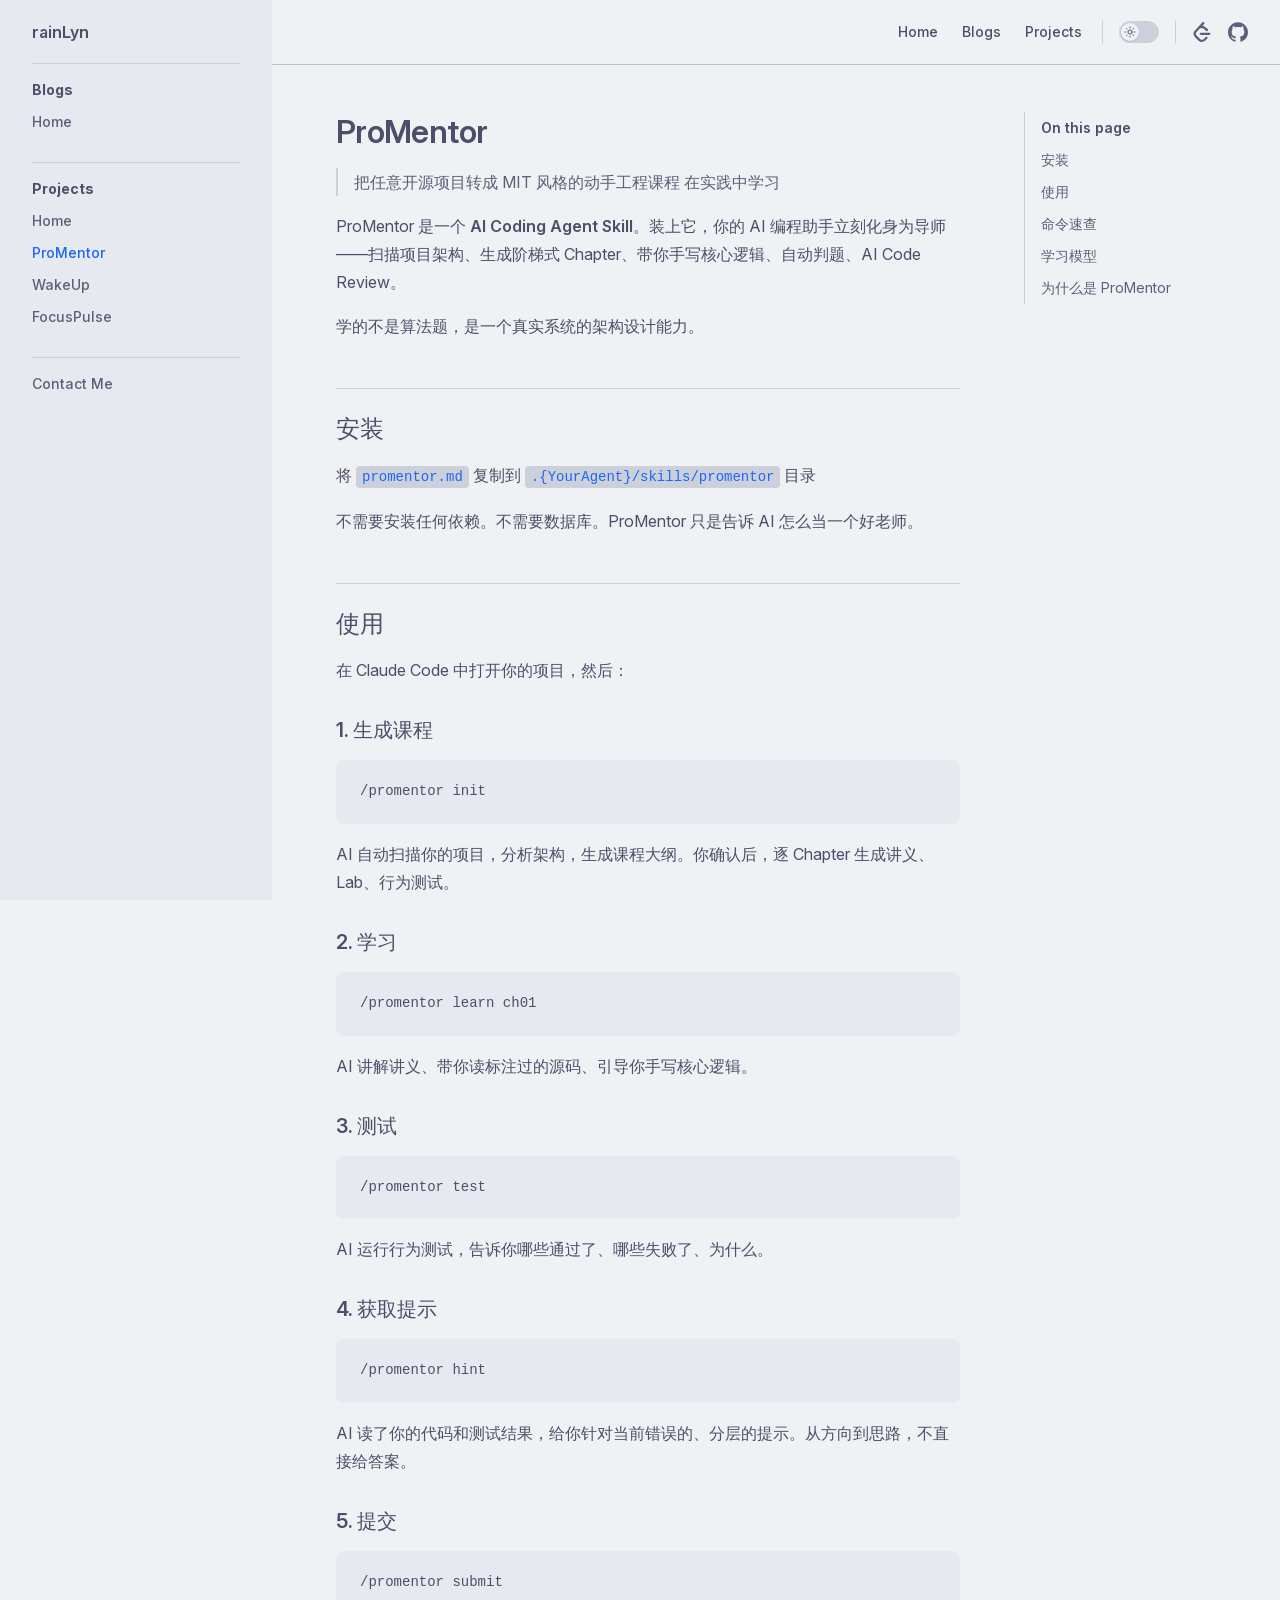
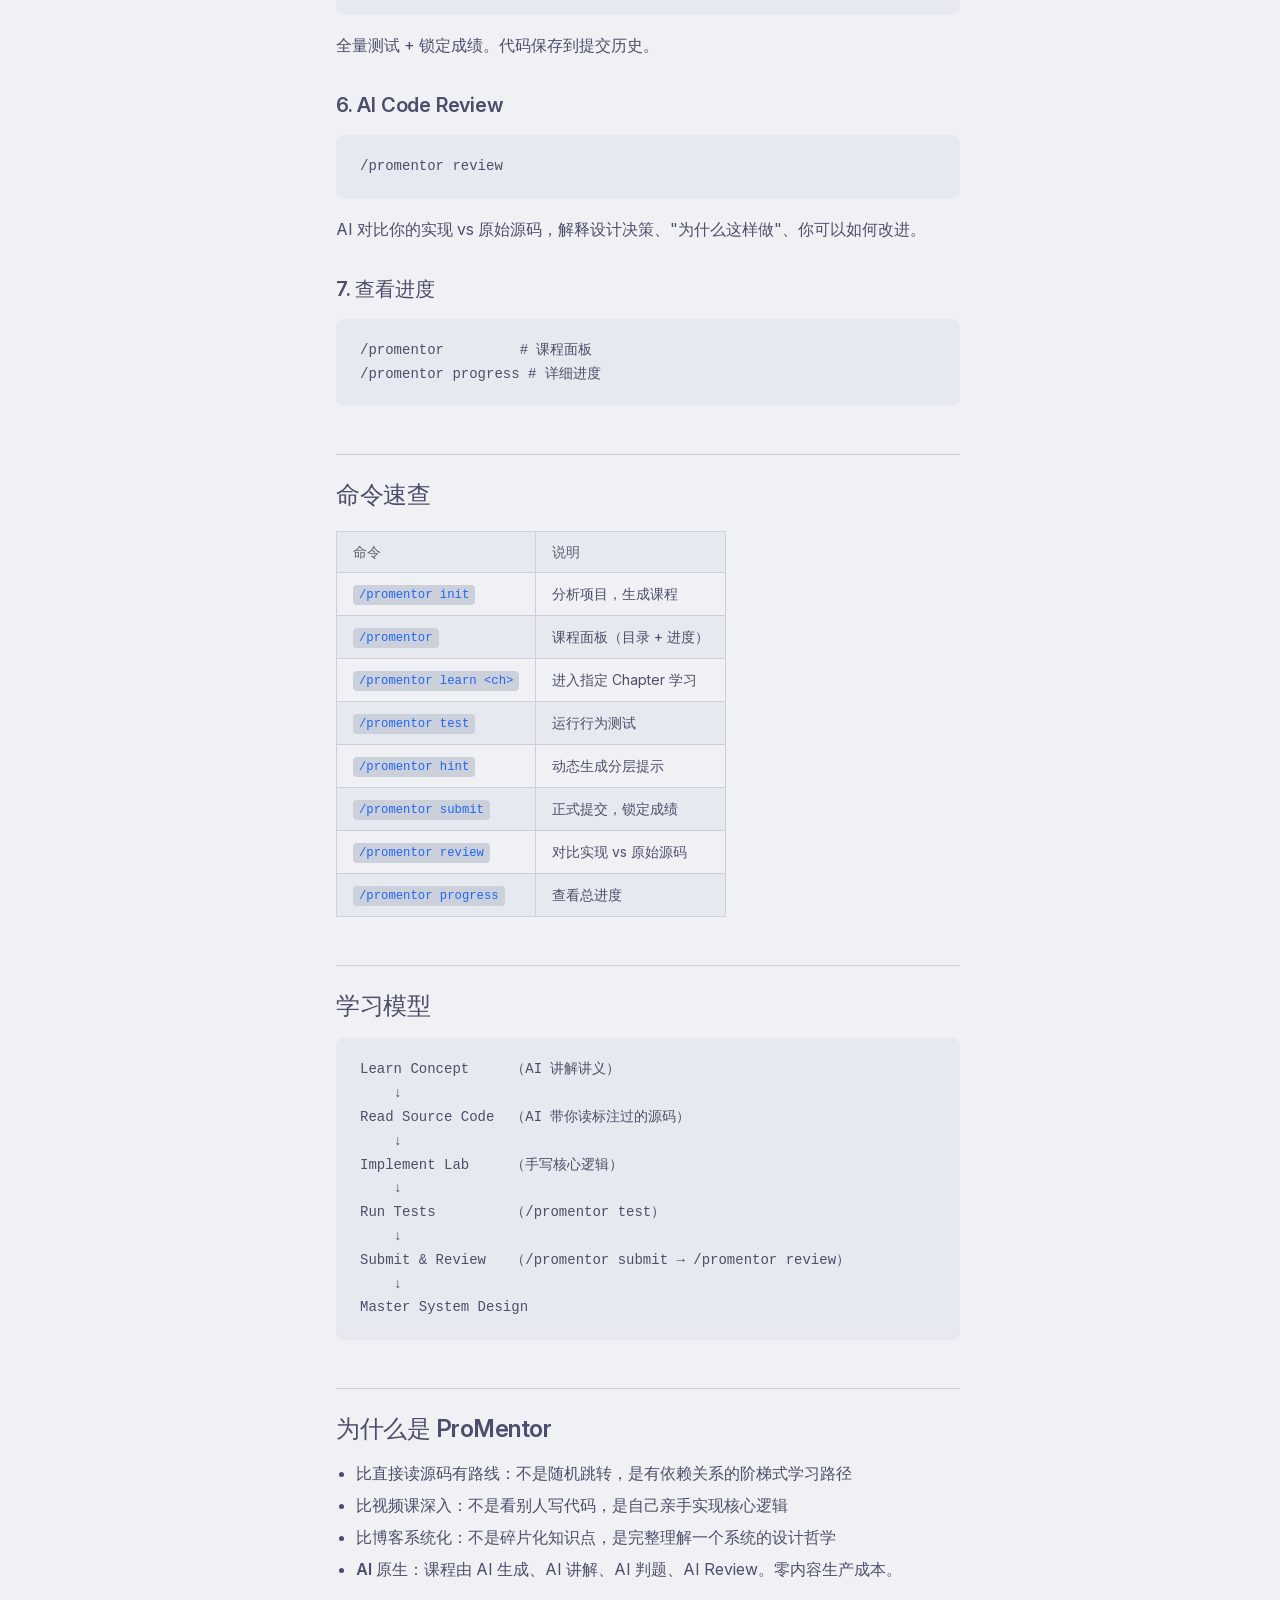
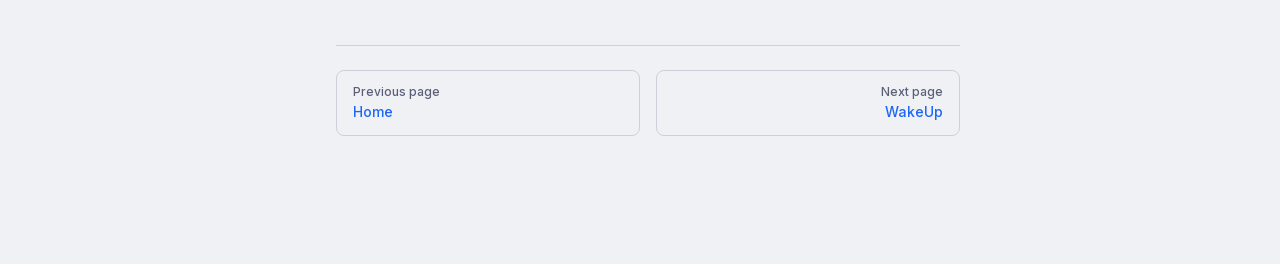
<file: projects/ProMentor.html>
<!DOCTYPE html>
<html lang="en-US" dir="ltr">
  <head>
    <meta charset="utf-8">
    <meta name="viewport" content="width=device-width,initial-scale=1">
    <title>ProMentor | rainLyn</title>
    <meta name="description" content="A VitePress site">
    <meta name="generator" content="VitePress v2.0.0-alpha.18">
    <link rel="preload stylesheet" href="/assets/style.D4PC7Z9O.css" as="style">
    <link rel="preload stylesheet" href="/vp-icons.css" as="style">
    
    <script type="module" src="/assets/app.5D4oM4R0.js"></script>
    <link rel="preload" href="/assets/inter-roman-latin.Cy4MYw_J.woff2" as="font" type="font/woff2" crossorigin="">
    <link rel="modulepreload" href="/assets/chunks/theme.D5T9rbFm.js">
    <link rel="modulepreload" href="/assets/chunks/framework.qypF2UUz.js">
    <link rel="modulepreload" href="/assets/projects_ProMentor.md.DbysYvb4.lean.js">
    <link rel="icon" type="image/png" href="/favicon.png">
    <script id="check-dark-mode">(()=>{let e=localStorage.getItem(`vitepress-theme-appearance`)||`auto`,t=window.matchMedia(`(prefers-color-scheme: dark)`).matches;(!e||e===`auto`?t:e===`dark`)&&document.documentElement.classList.add(`dark`)})();</script>
    <script id="check-mac-os">document.documentElement.classList.toggle(`mac`,/Mac|iPhone|iPod|iPad/i.test(navigator.platform));</script>
  </head>
  <body>
    <div id="app"><div class="Layout" data-v-7cd4bd3a><!--[--><!--]--><!--[--><span tabindex="-1" data-v-8eaea3d7></span><a href="#VPContent" class="VPSkipLink visually-hidden" data-v-8eaea3d7>Skip to content</a><!--]--><!----><header class="VPNav" data-v-7cd4bd3a data-v-c4984e93><div class="VPNavBar has-sidebar top" data-v-c4984e93 data-v-820090c8><div class="wrapper" data-v-820090c8><div class="container" data-v-820090c8><div class="title" data-v-820090c8><div class="VPNavBarTitle has-sidebar" data-v-820090c8 data-v-50450f84><a class="title" href="/" data-v-50450f84><!--[--><!--]--><!----><span data-v-50450f84>rainLyn</span><!--[--><!--]--></a></div></div><div class="content" data-v-820090c8><div class="content-body" data-v-820090c8><!--[--><!--]--><div class="VPNavBarSearch search" data-v-820090c8 data-v-45783d06><!----></div><nav aria-labelledby="main-nav-aria-label" class="VPNavBarMenu menu" data-v-820090c8 data-v-0fea695a><span id="main-nav-aria-label" class="visually-hidden" data-v-0fea695a> Main Navigation </span><!--[--><!--[--><a class="VPLink link VPNavBarMenuLink" href="/" tabindex="0" data-v-0fea695a data-v-c1706767><!--[--><span data-v-c1706767>Home</span><!--]--></a><!--]--><!--[--><a class="VPLink link VPNavBarMenuLink" href="/blogs/index.html" tabindex="0" data-v-0fea695a data-v-c1706767><!--[--><span data-v-c1706767>Blogs</span><!--]--></a><!--]--><!--[--><a class="VPLink link VPNavBarMenuLink" href="/projects/index.html" tabindex="0" data-v-0fea695a data-v-c1706767><!--[--><span data-v-c1706767>Projects</span><!--]--></a><!--]--><!--]--></nav><!----><div class="VPNavBarAppearance appearance" data-v-820090c8 data-v-c3bb6a56><button class="VPSwitch VPSwitchAppearance" type="button" role="switch" title aria-checked="false" data-v-c3bb6a56 data-v-38c4146d data-v-e667f25f><span class="check" data-v-e667f25f><span class="icon" data-v-e667f25f><!--[--><span class="vpi-sun sun" data-v-38c4146d></span><span class="vpi-moon moon" data-v-38c4146d></span><!--]--></span></span></button></div><div class="VPSocialLinks VPNavBarSocialLinks social-links" data-v-820090c8 data-v-40514777 data-v-5e85b6d0><!--[--><a class="VPSocialLink no-icon" href="https://leetcode.cn/u/rainlyn" aria-label="leetcode" target="_blank" rel="me noopener" data-v-5e85b6d0 data-v-b8e916d1><span class="vpi-social-leetcode"></span></a><a class="VPSocialLink no-icon" href="https://github.com/rainLyn" aria-label="github" target="_blank" rel="me noopener" data-v-5e85b6d0 data-v-b8e916d1><span class="vpi-social-github"></span></a><!--]--></div><div class="VPFlyout VPNavBarExtra extra" data-v-820090c8 data-v-7b58c86a data-v-9a19e8be><button type="button" class="button" aria-haspopup="true" aria-expanded="false" aria-label="extra navigation" data-v-9a19e8be><span class="vpi-more-horizontal icon" data-v-9a19e8be></span></button><div class="menu" data-v-9a19e8be><div class="VPMenu" data-v-9a19e8be data-v-874d2e37><!----><!--[--><!--[--><!----><div class="group" data-v-7b58c86a><div class="item appearance" data-v-7b58c86a><p class="label" data-v-7b58c86a>Appearance</p><div class="appearance-action" data-v-7b58c86a><button class="VPSwitch VPSwitchAppearance" type="button" role="switch" title aria-checked="false" data-v-7b58c86a data-v-38c4146d data-v-e667f25f><span class="check" data-v-e667f25f><span class="icon" data-v-e667f25f><!--[--><span class="vpi-sun sun" data-v-38c4146d></span><span class="vpi-moon moon" data-v-38c4146d></span><!--]--></span></span></button></div></div></div><div class="group" data-v-7b58c86a><div class="item social-links" data-v-7b58c86a><div class="VPSocialLinks social-links-list" data-v-7b58c86a data-v-5e85b6d0><!--[--><a class="VPSocialLink no-icon" href="https://leetcode.cn/u/rainlyn" aria-label="leetcode" target="_blank" rel="me noopener" data-v-5e85b6d0 data-v-b8e916d1><span class="vpi-social-leetcode"></span></a><a class="VPSocialLink no-icon" href="https://github.com/rainLyn" aria-label="github" target="_blank" rel="me noopener" data-v-5e85b6d0 data-v-b8e916d1><span class="vpi-social-github"></span></a><!--]--></div></div></div><!--]--><!--]--></div></div></div><!--[--><!--]--><button type="button" class="VPNavBarHamburger hamburger" aria-label="mobile navigation" aria-expanded="false" aria-controls="VPNavScreen" data-v-820090c8 data-v-9fd11fa8><span class="container" data-v-9fd11fa8><span class="top" data-v-9fd11fa8></span><span class="middle" data-v-9fd11fa8></span><span class="bottom" data-v-9fd11fa8></span></span></button></div></div></div></div><div class="divider" data-v-820090c8><div class="divider-line" data-v-820090c8></div></div></div><!----></header><div class="VPLocalNav has-sidebar empty" data-v-7cd4bd3a data-v-9626b57f><div class="container" data-v-9626b57f><button class="menu" aria-expanded="false" aria-controls="VPSidebarNav" data-v-9626b57f><span class="vpi-align-left menu-icon" data-v-9626b57f></span><span class="menu-text" data-v-9626b57f>Menu</span></button><div class="VPLocalNavOutlineDropdown" style="--vp-vh:0px;" data-v-9626b57f data-v-b49926f9><button data-v-b49926f9>Return to top</button><!----></div></div></div><aside class="VPSidebar" data-v-7cd4bd3a data-v-37c30afa><div class="curtain" data-v-37c30afa></div><nav class="nav" id="VPSidebarNav" aria-labelledby="sidebar-aria-label" tabindex="-1" data-v-37c30afa><span class="visually-hidden" id="sidebar-aria-label" data-v-37c30afa> Sidebar Navigation </span><!--[--><!--]--><!--[--><div class="no-transition group" data-v-40d84f0e><section class="VPSidebarItem level-0" data-v-40d84f0e data-v-eb13a551><div class="item" role="button" tabindex="0" data-v-eb13a551><div class="indicator" data-v-eb13a551></div><h2 class="text" data-v-eb13a551>Blogs</h2><!----></div><div class="items" data-v-eb13a551><!--[--><div class="VPSidebarItem level-1 is-link" data-v-eb13a551><div class="item" data-v-eb13a551><div class="indicator" data-v-eb13a551></div><a class="VPLink link link" href="/blogs/index.html" data-v-eb13a551><!--[--><p class="text" data-v-eb13a551>Home</p><!--]--></a><!----></div><!----></div><!--]--></div></section></div><div class="no-transition group" data-v-40d84f0e><section class="VPSidebarItem level-0 has-active" data-v-40d84f0e data-v-eb13a551><div class="item" role="button" tabindex="0" data-v-eb13a551><div class="indicator" data-v-eb13a551></div><h2 class="text" data-v-eb13a551>Projects</h2><!----></div><div class="items" data-v-eb13a551><!--[--><div class="VPSidebarItem level-1 is-link" data-v-eb13a551><div class="item" data-v-eb13a551><div class="indicator" data-v-eb13a551></div><a class="VPLink link link" href="/projects/index.html" data-v-eb13a551><!--[--><p class="text" data-v-eb13a551>Home</p><!--]--></a><!----></div><!----></div><div class="VPSidebarItem level-1 is-link" data-v-eb13a551><div class="item" data-v-eb13a551><div class="indicator" data-v-eb13a551></div><a class="VPLink link link" href="/projects/ProMentor.html" data-v-eb13a551><!--[--><p class="text" data-v-eb13a551>ProMentor</p><!--]--></a><!----></div><!----></div><div class="VPSidebarItem level-1 is-link" data-v-eb13a551><div class="item" data-v-eb13a551><div class="indicator" data-v-eb13a551></div><a class="VPLink link link" href="/projects/WakeUp.html" data-v-eb13a551><!--[--><p class="text" data-v-eb13a551>WakeUp</p><!--]--></a><!----></div><!----></div><div class="VPSidebarItem level-1 is-link" data-v-eb13a551><div class="item" data-v-eb13a551><div class="indicator" data-v-eb13a551></div><a class="VPLink link link" href="/projects/FocusPulse.html" data-v-eb13a551><!--[--><p class="text" data-v-eb13a551>FocusPulse</p><!--]--></a><!----></div><!----></div><!--]--></div></section></div><div class="no-transition group" data-v-40d84f0e><section class="VPSidebarItem level-0" data-v-40d84f0e data-v-eb13a551><!----><div class="items" data-v-eb13a551><!--[--><div class="VPSidebarItem level-1 is-link" data-v-eb13a551><div class="item" data-v-eb13a551><div class="indicator" data-v-eb13a551></div><a class="VPLink link link" href="/contact.html" data-v-eb13a551><!--[--><p class="text" data-v-eb13a551>Contact Me</p><!--]--></a><!----></div><!----></div><!--]--></div></section></div><!--]--><!--[--><!--]--></nav></aside><div class="VPContent has-sidebar" id="VPContent" data-v-7cd4bd3a data-v-569906c8><div class="VPDoc has-sidebar has-aside" data-v-569906c8 data-v-3a5bf21d><!--[--><!--]--><div class="container" data-v-3a5bf21d><div class="aside" data-v-3a5bf21d><div class="aside-curtain" data-v-3a5bf21d></div><div class="aside-container" data-v-3a5bf21d><div class="aside-content" data-v-3a5bf21d><div class="VPDocAside" data-v-3a5bf21d data-v-17ce1606><!--[--><!--]--><!--[--><!--]--><nav aria-labelledby="doc-outline-aria-label" class="VPDocAsideOutline" data-v-17ce1606 data-v-5c1c82af><div class="content" data-v-5c1c82af><div class="outline-marker" data-v-5c1c82af></div><div aria-level="2" class="outline-title" id="doc-outline-aria-label" role="heading" data-v-5c1c82af>On this page</div><ul class="VPDocOutlineItem root" data-v-5c1c82af data-v-ed316564><!--[--><!--]--></ul></div></nav><!--[--><!--]--><div class="spacer" data-v-17ce1606></div><!--[--><!--]--><!----><!--[--><!--]--><!--[--><!--]--></div></div></div></div><div class="content" data-v-3a5bf21d><div class="content-container" data-v-3a5bf21d><!--[--><!--]--><main class="main" data-v-3a5bf21d><div style="position:relative;" class="vp-doc _projects_ProMentor" data-v-3a5bf21d><div><h1 id="promentor" tabindex="-1">ProMentor <a class="header-anchor" href="#promentor" aria-label="Permalink to “ProMentor”">​</a></h1><blockquote><p>把任意开源项目转成 MIT 风格的动手工程课程 在实践中学习</p></blockquote><p>ProMentor 是一个 <strong>AI Coding Agent Skill</strong>。装上它，你的 AI 编程助手立刻化身为导师——扫描项目架构、生成阶梯式 Chapter、带你手写核心逻辑、自动判题、AI Code Review。</p><p><strong>学的不是算法题，是一个真实系统的架构设计能力。</strong></p><h2 id="安装" tabindex="-1">安装 <a class="header-anchor" href="#安装" aria-label="Permalink to “安装”">​</a></h2><p>将 <code>promentor.md</code> 复制到 <code>.{YourAgent}/skills/promentor</code> 目录</p><p>不需要安装任何依赖。不需要数据库。ProMentor 只是告诉 AI 怎么当一个好老师。</p><h2 id="使用" tabindex="-1">使用 <a class="header-anchor" href="#使用" aria-label="Permalink to “使用”">​</a></h2><p>在 Claude Code 中打开你的项目，然后：</p><h3 id="_1-生成课程" tabindex="-1">1. 生成课程 <a class="header-anchor" href="#_1-生成课程" aria-label="Permalink to “1. 生成课程”">​</a></h3><div class="language-"><button title="Copy Code" class="copy"></button><span class="lang"></span><pre class="shiki shiki-themes catppuccin-latte catppuccin-frappe" style="--shiki-light:#4c4f69;--shiki-dark:#c6d0f5;--shiki-light-bg:#eff1f5;--shiki-dark-bg:#303446;" tabindex="0" dir="ltr"><code><span class="line"><span>/promentor init</span></span></code></pre></div><p>AI 自动扫描你的项目，分析架构，生成课程大纲。你确认后，逐 Chapter 生成讲义、Lab、行为测试。</p><h3 id="_2-学习" tabindex="-1">2. 学习 <a class="header-anchor" href="#_2-学习" aria-label="Permalink to “2. 学习”">​</a></h3><div class="language-"><button title="Copy Code" class="copy"></button><span class="lang"></span><pre class="shiki shiki-themes catppuccin-latte catppuccin-frappe" style="--shiki-light:#4c4f69;--shiki-dark:#c6d0f5;--shiki-light-bg:#eff1f5;--shiki-dark-bg:#303446;" tabindex="0" dir="ltr"><code><span class="line"><span>/promentor learn ch01</span></span></code></pre></div><p>AI 讲解讲义、带你读标注过的源码、引导你手写核心逻辑。</p><h3 id="_3-测试" tabindex="-1">3. 测试 <a class="header-anchor" href="#_3-测试" aria-label="Permalink to “3. 测试”">​</a></h3><div class="language-"><button title="Copy Code" class="copy"></button><span class="lang"></span><pre class="shiki shiki-themes catppuccin-latte catppuccin-frappe" style="--shiki-light:#4c4f69;--shiki-dark:#c6d0f5;--shiki-light-bg:#eff1f5;--shiki-dark-bg:#303446;" tabindex="0" dir="ltr"><code><span class="line"><span>/promentor test</span></span></code></pre></div><p>AI 运行行为测试，告诉你哪些通过了、哪些失败了、为什么。</p><h3 id="_4-获取提示" tabindex="-1">4. 获取提示 <a class="header-anchor" href="#_4-获取提示" aria-label="Permalink to “4. 获取提示”">​</a></h3><div class="language-"><button title="Copy Code" class="copy"></button><span class="lang"></span><pre class="shiki shiki-themes catppuccin-latte catppuccin-frappe" style="--shiki-light:#4c4f69;--shiki-dark:#c6d0f5;--shiki-light-bg:#eff1f5;--shiki-dark-bg:#303446;" tabindex="0" dir="ltr"><code><span class="line"><span>/promentor hint</span></span></code></pre></div><p>AI 读了你的代码和测试结果，给你<strong>针对当前错误的、分层的</strong>提示。从方向到思路，不直接给答案。</p><h3 id="_5-提交" tabindex="-1">5. 提交 <a class="header-anchor" href="#_5-提交" aria-label="Permalink to “5. 提交”">​</a></h3><div class="language-"><button title="Copy Code" class="copy"></button><span class="lang"></span><pre class="shiki shiki-themes catppuccin-latte catppuccin-frappe" style="--shiki-light:#4c4f69;--shiki-dark:#c6d0f5;--shiki-light-bg:#eff1f5;--shiki-dark-bg:#303446;" tabindex="0" dir="ltr"><code><span class="line"><span>/promentor submit</span></span></code></pre></div><p>全量测试 + 锁定成绩。代码保存到提交历史。</p><h3 id="_6-ai-code-review" tabindex="-1">6. AI Code Review <a class="header-anchor" href="#_6-ai-code-review" aria-label="Permalink to “6. AI Code Review”">​</a></h3><div class="language-"><button title="Copy Code" class="copy"></button><span class="lang"></span><pre class="shiki shiki-themes catppuccin-latte catppuccin-frappe" style="--shiki-light:#4c4f69;--shiki-dark:#c6d0f5;--shiki-light-bg:#eff1f5;--shiki-dark-bg:#303446;" tabindex="0" dir="ltr"><code><span class="line"><span>/promentor review</span></span></code></pre></div><p>AI 对比你的实现 vs 原始源码，解释设计决策、&quot;为什么这样做&quot;、你可以如何改进。</p><h3 id="_7-查看进度" tabindex="-1">7. 查看进度 <a class="header-anchor" href="#_7-查看进度" aria-label="Permalink to “7. 查看进度”">​</a></h3><div class="language-"><button title="Copy Code" class="copy"></button><span class="lang"></span><pre class="shiki shiki-themes catppuccin-latte catppuccin-frappe" style="--shiki-light:#4c4f69;--shiki-dark:#c6d0f5;--shiki-light-bg:#eff1f5;--shiki-dark-bg:#303446;" tabindex="0" dir="ltr"><code><span class="line"><span>/promentor         # 课程面板</span></span>
<span class="line"><span>/promentor progress # 详细进度</span></span></code></pre></div><h2 id="命令速查" tabindex="-1">命令速查 <a class="header-anchor" href="#命令速查" aria-label="Permalink to “命令速查”">​</a></h2><table tabindex="0"><thead><tr><th>命令</th><th>说明</th></tr></thead><tbody><tr><td><code>/promentor init</code></td><td>分析项目，生成课程</td></tr><tr><td><code>/promentor</code></td><td>课程面板（目录 + 进度）</td></tr><tr><td><code>/promentor learn &lt;ch&gt;</code></td><td>进入指定 Chapter 学习</td></tr><tr><td><code>/promentor test</code></td><td>运行行为测试</td></tr><tr><td><code>/promentor hint</code></td><td>动态生成分层提示</td></tr><tr><td><code>/promentor submit</code></td><td>正式提交，锁定成绩</td></tr><tr><td><code>/promentor review</code></td><td>对比实现 vs 原始源码</td></tr><tr><td><code>/promentor progress</code></td><td>查看总进度</td></tr></tbody></table><h2 id="学习模型" tabindex="-1">学习模型 <a class="header-anchor" href="#学习模型" aria-label="Permalink to “学习模型”">​</a></h2><div class="language-"><button title="Copy Code" class="copy"></button><span class="lang"></span><pre class="shiki shiki-themes catppuccin-latte catppuccin-frappe" style="--shiki-light:#4c4f69;--shiki-dark:#c6d0f5;--shiki-light-bg:#eff1f5;--shiki-dark-bg:#303446;" tabindex="0" dir="ltr"><code><span class="line"><span>Learn Concept     （AI 讲解讲义）</span></span>
<span class="line"><span>    ↓</span></span>
<span class="line"><span>Read Source Code  （AI 带你读标注过的源码）</span></span>
<span class="line"><span>    ↓</span></span>
<span class="line"><span>Implement Lab     （手写核心逻辑）</span></span>
<span class="line"><span>    ↓</span></span>
<span class="line"><span>Run Tests         （/promentor test）</span></span>
<span class="line"><span>    ↓</span></span>
<span class="line"><span>Submit &amp; Review   （/promentor submit → /promentor review）</span></span>
<span class="line"><span>    ↓</span></span>
<span class="line"><span>Master System Design</span></span></code></pre></div><h2 id="为什么是-promentor" tabindex="-1">为什么是 ProMentor <a class="header-anchor" href="#为什么是-promentor" aria-label="Permalink to “为什么是 ProMentor”">​</a></h2><ul><li><strong>比直接读源码有路线</strong>：不是随机跳转，是有依赖关系的阶梯式学习路径</li><li><strong>比视频课深入</strong>：不是看别人写代码，是自己亲手实现核心逻辑</li><li><strong>比博客系统化</strong>：不是碎片化知识点，是完整理解一个系统的设计哲学</li><li><strong>AI 原生</strong>：课程由 AI 生成、AI 讲解、AI 判题、AI Review。零内容生产成本。</li></ul></div></div></main><footer class="VPDocFooter" data-v-3a5bf21d data-v-92b7ba45><!--[--><!--]--><!----><nav class="prev-next" aria-labelledby="doc-footer-aria-label" data-v-92b7ba45><span class="visually-hidden" id="doc-footer-aria-label" data-v-92b7ba45>Pager</span><div class="pager" data-v-92b7ba45><a class="VPLink link pager-link prev" href="/projects/index.html" data-v-92b7ba45><!--[--><span class="desc" data-v-92b7ba45>Previous page</span><span class="title" data-v-92b7ba45>Home</span><!--]--></a></div><div class="pager" data-v-92b7ba45><a class="VPLink link pager-link next" href="/projects/WakeUp.html" data-v-92b7ba45><!--[--><span class="desc" data-v-92b7ba45>Next page</span><span class="title" data-v-92b7ba45>WakeUp</span><!--]--></a></div></nav></footer><!--[--><!--]--></div></div></div><!--[--><!--]--></div></div><!----><!--[--><!--]--></div></div>
    <script>window.__VP_HASH_MAP__=JSON.parse("{\"blogs_index.md\":\"yexun3RP\",\"contact.md\":\"ibqSC_2F\",\"index.md\":\"rVRx1jMO\",\"projects_focuspulse.md\":\"C2YnWMBy\",\"projects_index.md\":\"DEXSbsd5\",\"projects_promentor.md\":\"DbysYvb4\",\"projects_wakeup.md\":\"BBTg0WDW\"}");window.__VP_SITE_DATA__=JSON.parse("{\"lang\":\"en-US\",\"dir\":\"ltr\",\"title\":\"rainLyn\",\"description\":\"A VitePress site\",\"base\":\"/\",\"head\":[],\"router\":{\"prefetchLinks\":true},\"appearance\":true,\"themeConfig\":{\"nav\":[{\"text\":\"Home\",\"link\":\"/\"},{\"text\":\"Blogs\",\"link\":\"/blogs/index\"},{\"text\":\"Projects\",\"link\":\"/projects/index\"}],\"sidebar\":[{\"text\":\"Blogs\",\"items\":[{\"text\":\"Home\",\"link\":\"/blogs/index\"}]},{\"text\":\"Projects\",\"items\":[{\"text\":\"Home\",\"link\":\"/projects/index\"},{\"text\":\"ProMentor\",\"link\":\"/projects/ProMentor\"},{\"text\":\"WakeUp\",\"link\":\"/projects/WakeUp\"},{\"text\":\"FocusPulse\",\"link\":\"/projects/FocusPulse\"}]},{\"text\":\"\",\"items\":[{\"text\":\"Contact Me\",\"link\":\"/contact\"}]}],\"socialLinks\":[{\"icon\":\"leetcode\",\"link\":\"https://leetcode.cn/u/rainlyn\"},{\"icon\":\"github\",\"link\":\"https://github.com/rainLyn\"}]},\"locales\":{},\"cleanUrls\":false,\"additionalConfig\":{}}");</script>
    
  </body>
</html>
</file>
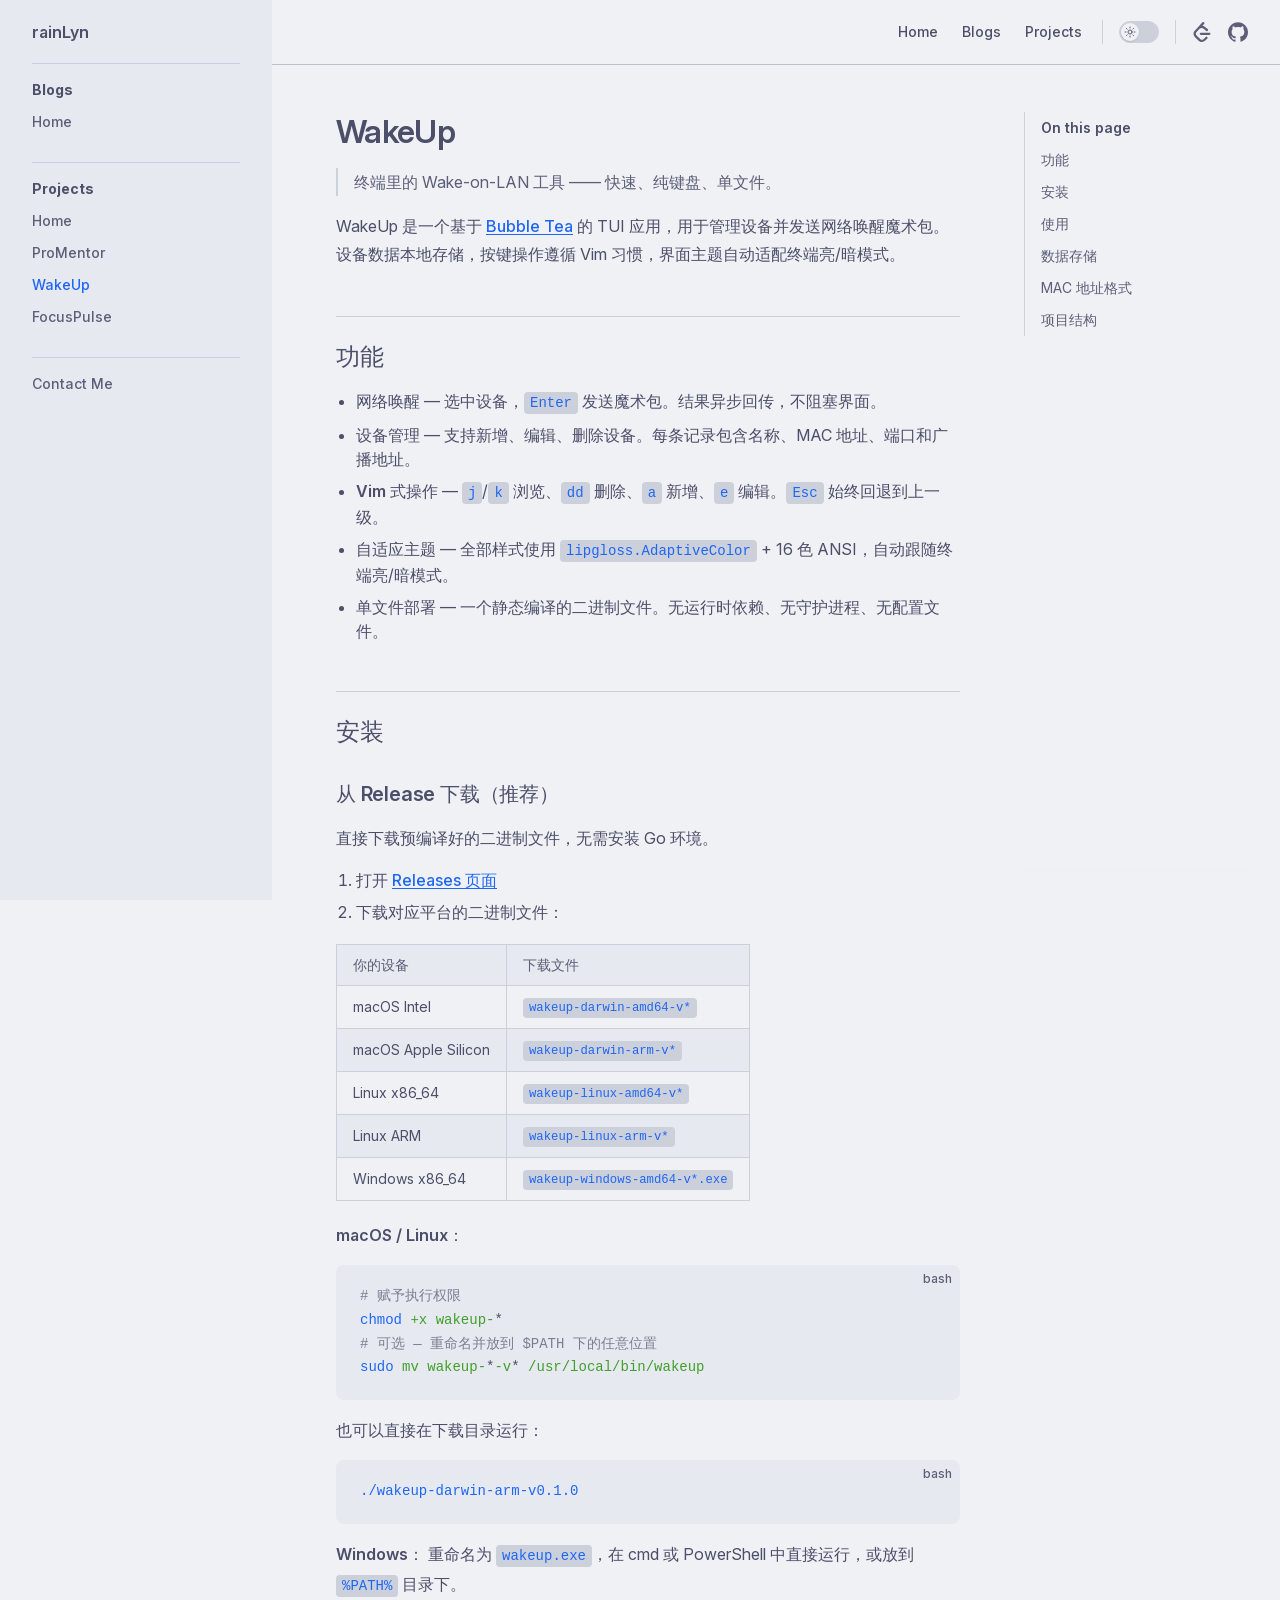
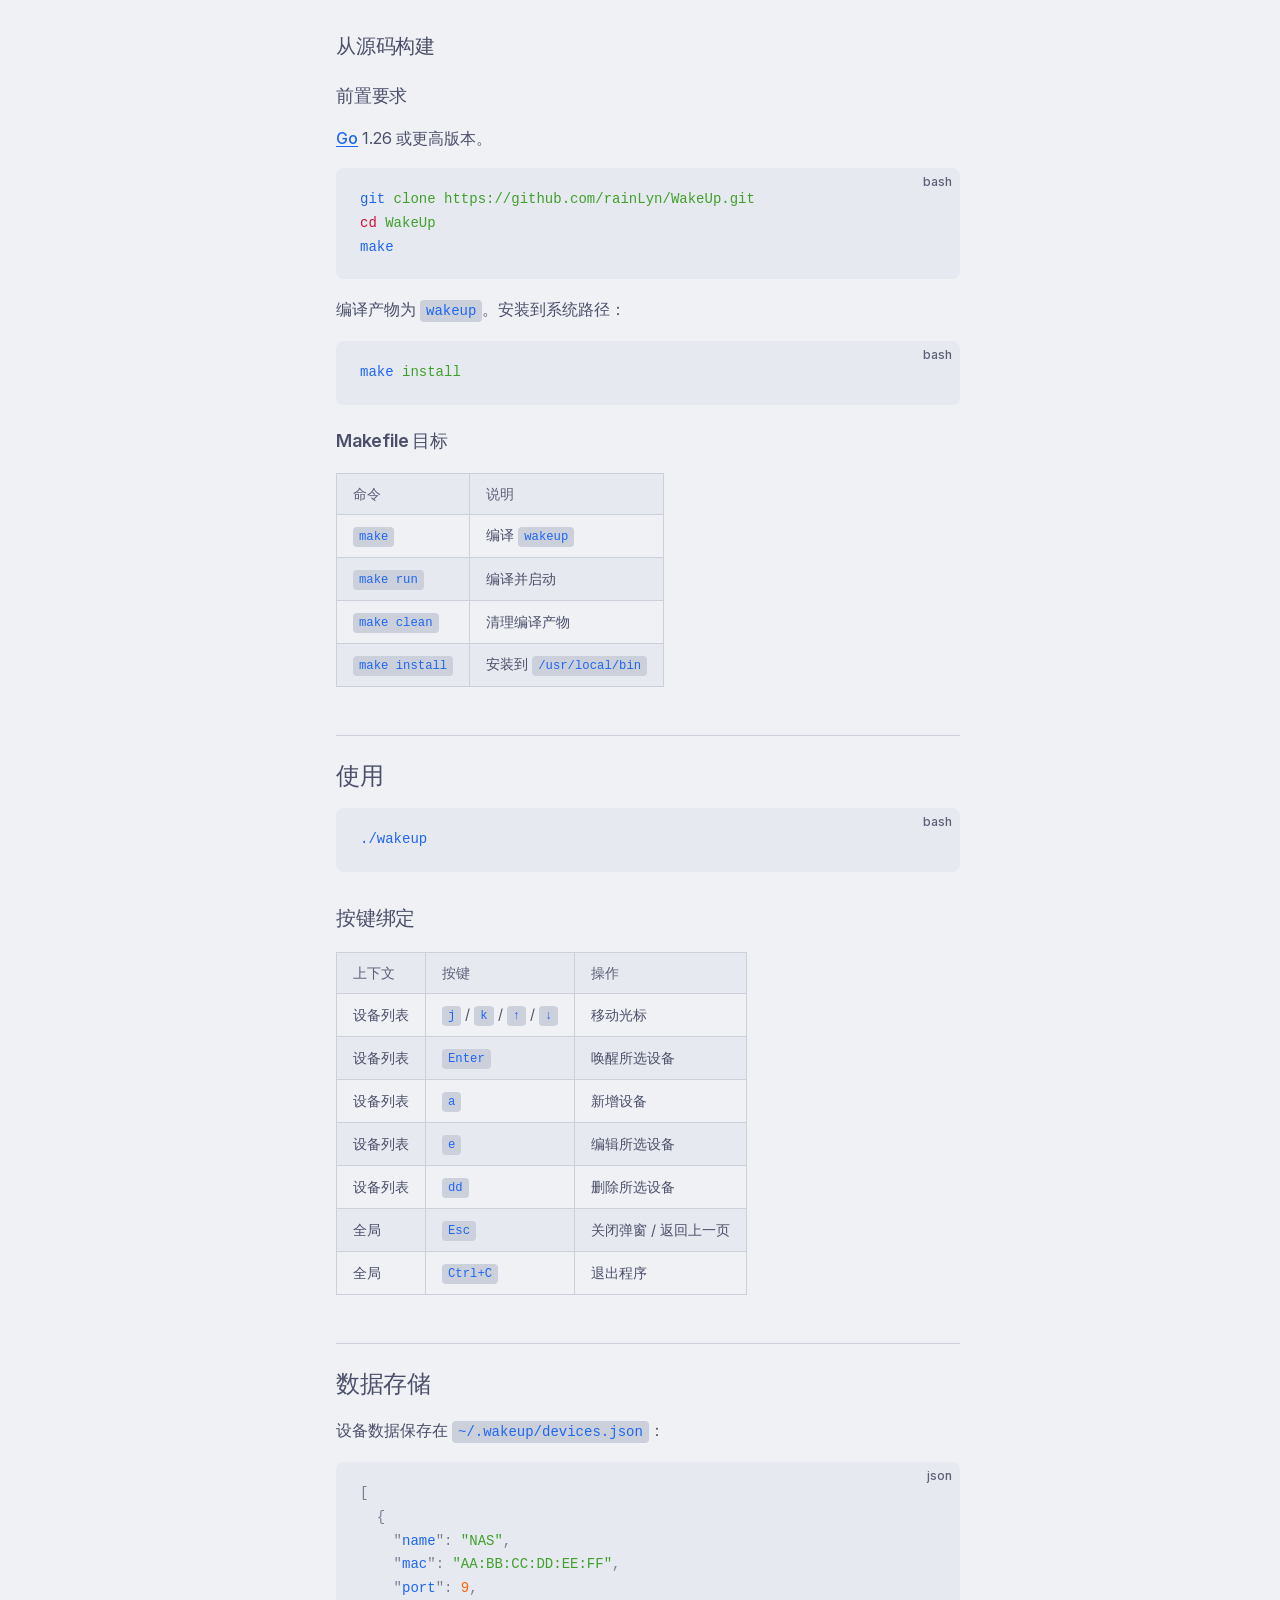
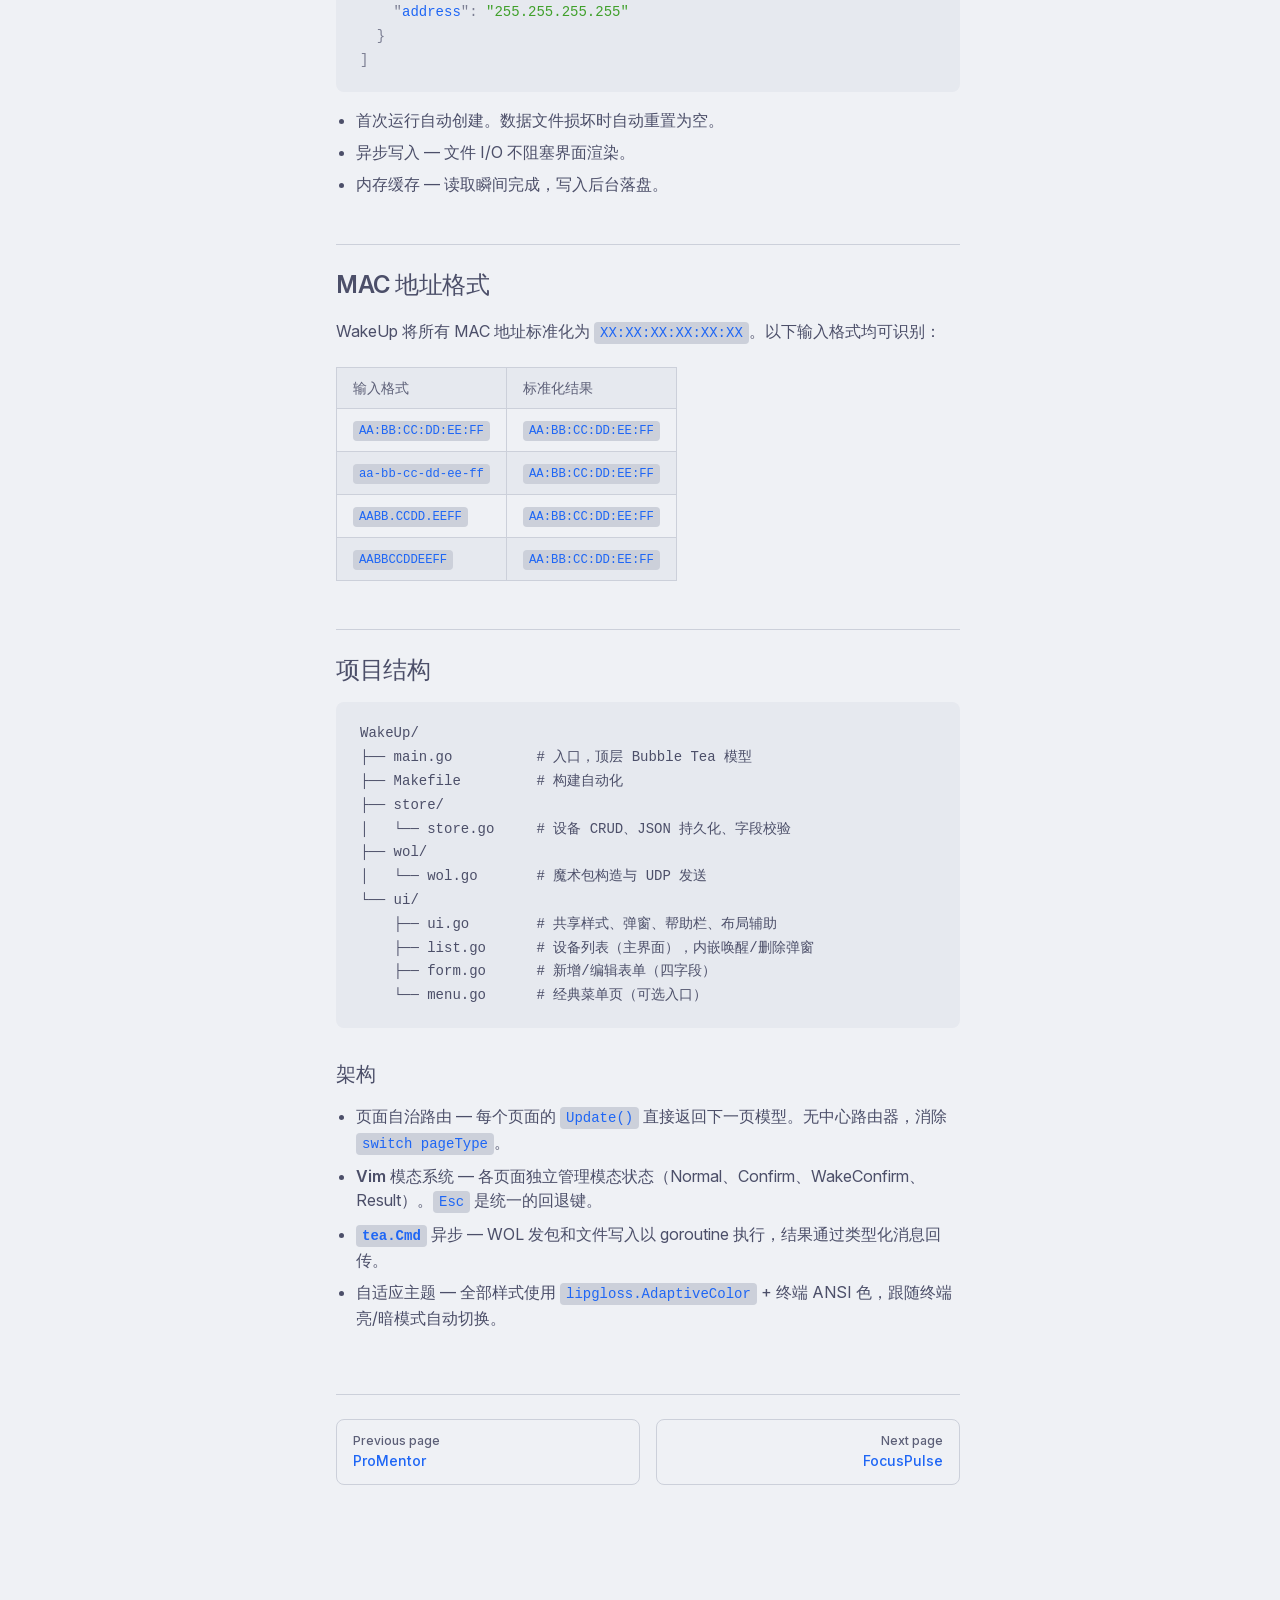
<file: projects/WakeUp.html>
<!DOCTYPE html>
<html lang="en-US" dir="ltr">
  <head>
    <meta charset="utf-8">
    <meta name="viewport" content="width=device-width,initial-scale=1">
    <title>WakeUp | rainLyn</title>
    <meta name="description" content="A VitePress site">
    <meta name="generator" content="VitePress v2.0.0-alpha.18">
    <link rel="preload stylesheet" href="/assets/style.D4PC7Z9O.css" as="style">
    <link rel="preload stylesheet" href="/vp-icons.css" as="style">
    
    <script type="module" src="/assets/app.5D4oM4R0.js"></script>
    <link rel="preload" href="/assets/inter-roman-latin.Cy4MYw_J.woff2" as="font" type="font/woff2" crossorigin="">
    <link rel="modulepreload" href="/assets/chunks/theme.D5T9rbFm.js">
    <link rel="modulepreload" href="/assets/chunks/framework.qypF2UUz.js">
    <link rel="modulepreload" href="/assets/projects_WakeUp.md.BBTg0WDW.lean.js">
    <link rel="icon" type="image/png" href="/favicon.png">
    <script id="check-dark-mode">(()=>{let e=localStorage.getItem(`vitepress-theme-appearance`)||`auto`,t=window.matchMedia(`(prefers-color-scheme: dark)`).matches;(!e||e===`auto`?t:e===`dark`)&&document.documentElement.classList.add(`dark`)})();</script>
    <script id="check-mac-os">document.documentElement.classList.toggle(`mac`,/Mac|iPhone|iPod|iPad/i.test(navigator.platform));</script>
  </head>
  <body>
    <div id="app"><div class="Layout" data-v-7cd4bd3a><!--[--><!--]--><!--[--><span tabindex="-1" data-v-8eaea3d7></span><a href="#VPContent" class="VPSkipLink visually-hidden" data-v-8eaea3d7>Skip to content</a><!--]--><!----><header class="VPNav" data-v-7cd4bd3a data-v-c4984e93><div class="VPNavBar has-sidebar top" data-v-c4984e93 data-v-820090c8><div class="wrapper" data-v-820090c8><div class="container" data-v-820090c8><div class="title" data-v-820090c8><div class="VPNavBarTitle has-sidebar" data-v-820090c8 data-v-50450f84><a class="title" href="/" data-v-50450f84><!--[--><!--]--><!----><span data-v-50450f84>rainLyn</span><!--[--><!--]--></a></div></div><div class="content" data-v-820090c8><div class="content-body" data-v-820090c8><!--[--><!--]--><div class="VPNavBarSearch search" data-v-820090c8 data-v-45783d06><!----></div><nav aria-labelledby="main-nav-aria-label" class="VPNavBarMenu menu" data-v-820090c8 data-v-0fea695a><span id="main-nav-aria-label" class="visually-hidden" data-v-0fea695a> Main Navigation </span><!--[--><!--[--><a class="VPLink link VPNavBarMenuLink" href="/" tabindex="0" data-v-0fea695a data-v-c1706767><!--[--><span data-v-c1706767>Home</span><!--]--></a><!--]--><!--[--><a class="VPLink link VPNavBarMenuLink" href="/blogs/index.html" tabindex="0" data-v-0fea695a data-v-c1706767><!--[--><span data-v-c1706767>Blogs</span><!--]--></a><!--]--><!--[--><a class="VPLink link VPNavBarMenuLink" href="/projects/index.html" tabindex="0" data-v-0fea695a data-v-c1706767><!--[--><span data-v-c1706767>Projects</span><!--]--></a><!--]--><!--]--></nav><!----><div class="VPNavBarAppearance appearance" data-v-820090c8 data-v-c3bb6a56><button class="VPSwitch VPSwitchAppearance" type="button" role="switch" title aria-checked="false" data-v-c3bb6a56 data-v-38c4146d data-v-e667f25f><span class="check" data-v-e667f25f><span class="icon" data-v-e667f25f><!--[--><span class="vpi-sun sun" data-v-38c4146d></span><span class="vpi-moon moon" data-v-38c4146d></span><!--]--></span></span></button></div><div class="VPSocialLinks VPNavBarSocialLinks social-links" data-v-820090c8 data-v-40514777 data-v-5e85b6d0><!--[--><a class="VPSocialLink no-icon" href="https://leetcode.cn/u/rainlyn" aria-label="leetcode" target="_blank" rel="me noopener" data-v-5e85b6d0 data-v-b8e916d1><span class="vpi-social-leetcode"></span></a><a class="VPSocialLink no-icon" href="https://github.com/rainLyn" aria-label="github" target="_blank" rel="me noopener" data-v-5e85b6d0 data-v-b8e916d1><span class="vpi-social-github"></span></a><!--]--></div><div class="VPFlyout VPNavBarExtra extra" data-v-820090c8 data-v-7b58c86a data-v-9a19e8be><button type="button" class="button" aria-haspopup="true" aria-expanded="false" aria-label="extra navigation" data-v-9a19e8be><span class="vpi-more-horizontal icon" data-v-9a19e8be></span></button><div class="menu" data-v-9a19e8be><div class="VPMenu" data-v-9a19e8be data-v-874d2e37><!----><!--[--><!--[--><!----><div class="group" data-v-7b58c86a><div class="item appearance" data-v-7b58c86a><p class="label" data-v-7b58c86a>Appearance</p><div class="appearance-action" data-v-7b58c86a><button class="VPSwitch VPSwitchAppearance" type="button" role="switch" title aria-checked="false" data-v-7b58c86a data-v-38c4146d data-v-e667f25f><span class="check" data-v-e667f25f><span class="icon" data-v-e667f25f><!--[--><span class="vpi-sun sun" data-v-38c4146d></span><span class="vpi-moon moon" data-v-38c4146d></span><!--]--></span></span></button></div></div></div><div class="group" data-v-7b58c86a><div class="item social-links" data-v-7b58c86a><div class="VPSocialLinks social-links-list" data-v-7b58c86a data-v-5e85b6d0><!--[--><a class="VPSocialLink no-icon" href="https://leetcode.cn/u/rainlyn" aria-label="leetcode" target="_blank" rel="me noopener" data-v-5e85b6d0 data-v-b8e916d1><span class="vpi-social-leetcode"></span></a><a class="VPSocialLink no-icon" href="https://github.com/rainLyn" aria-label="github" target="_blank" rel="me noopener" data-v-5e85b6d0 data-v-b8e916d1><span class="vpi-social-github"></span></a><!--]--></div></div></div><!--]--><!--]--></div></div></div><!--[--><!--]--><button type="button" class="VPNavBarHamburger hamburger" aria-label="mobile navigation" aria-expanded="false" aria-controls="VPNavScreen" data-v-820090c8 data-v-9fd11fa8><span class="container" data-v-9fd11fa8><span class="top" data-v-9fd11fa8></span><span class="middle" data-v-9fd11fa8></span><span class="bottom" data-v-9fd11fa8></span></span></button></div></div></div></div><div class="divider" data-v-820090c8><div class="divider-line" data-v-820090c8></div></div></div><!----></header><div class="VPLocalNav has-sidebar empty" data-v-7cd4bd3a data-v-9626b57f><div class="container" data-v-9626b57f><button class="menu" aria-expanded="false" aria-controls="VPSidebarNav" data-v-9626b57f><span class="vpi-align-left menu-icon" data-v-9626b57f></span><span class="menu-text" data-v-9626b57f>Menu</span></button><div class="VPLocalNavOutlineDropdown" style="--vp-vh:0px;" data-v-9626b57f data-v-b49926f9><button data-v-b49926f9>Return to top</button><!----></div></div></div><aside class="VPSidebar" data-v-7cd4bd3a data-v-37c30afa><div class="curtain" data-v-37c30afa></div><nav class="nav" id="VPSidebarNav" aria-labelledby="sidebar-aria-label" tabindex="-1" data-v-37c30afa><span class="visually-hidden" id="sidebar-aria-label" data-v-37c30afa> Sidebar Navigation </span><!--[--><!--]--><!--[--><div class="no-transition group" data-v-40d84f0e><section class="VPSidebarItem level-0" data-v-40d84f0e data-v-eb13a551><div class="item" role="button" tabindex="0" data-v-eb13a551><div class="indicator" data-v-eb13a551></div><h2 class="text" data-v-eb13a551>Blogs</h2><!----></div><div class="items" data-v-eb13a551><!--[--><div class="VPSidebarItem level-1 is-link" data-v-eb13a551><div class="item" data-v-eb13a551><div class="indicator" data-v-eb13a551></div><a class="VPLink link link" href="/blogs/index.html" data-v-eb13a551><!--[--><p class="text" data-v-eb13a551>Home</p><!--]--></a><!----></div><!----></div><!--]--></div></section></div><div class="no-transition group" data-v-40d84f0e><section class="VPSidebarItem level-0 has-active" data-v-40d84f0e data-v-eb13a551><div class="item" role="button" tabindex="0" data-v-eb13a551><div class="indicator" data-v-eb13a551></div><h2 class="text" data-v-eb13a551>Projects</h2><!----></div><div class="items" data-v-eb13a551><!--[--><div class="VPSidebarItem level-1 is-link" data-v-eb13a551><div class="item" data-v-eb13a551><div class="indicator" data-v-eb13a551></div><a class="VPLink link link" href="/projects/index.html" data-v-eb13a551><!--[--><p class="text" data-v-eb13a551>Home</p><!--]--></a><!----></div><!----></div><div class="VPSidebarItem level-1 is-link" data-v-eb13a551><div class="item" data-v-eb13a551><div class="indicator" data-v-eb13a551></div><a class="VPLink link link" href="/projects/ProMentor.html" data-v-eb13a551><!--[--><p class="text" data-v-eb13a551>ProMentor</p><!--]--></a><!----></div><!----></div><div class="VPSidebarItem level-1 is-link" data-v-eb13a551><div class="item" data-v-eb13a551><div class="indicator" data-v-eb13a551></div><a class="VPLink link link" href="/projects/WakeUp.html" data-v-eb13a551><!--[--><p class="text" data-v-eb13a551>WakeUp</p><!--]--></a><!----></div><!----></div><div class="VPSidebarItem level-1 is-link" data-v-eb13a551><div class="item" data-v-eb13a551><div class="indicator" data-v-eb13a551></div><a class="VPLink link link" href="/projects/FocusPulse.html" data-v-eb13a551><!--[--><p class="text" data-v-eb13a551>FocusPulse</p><!--]--></a><!----></div><!----></div><!--]--></div></section></div><div class="no-transition group" data-v-40d84f0e><section class="VPSidebarItem level-0" data-v-40d84f0e data-v-eb13a551><!----><div class="items" data-v-eb13a551><!--[--><div class="VPSidebarItem level-1 is-link" data-v-eb13a551><div class="item" data-v-eb13a551><div class="indicator" data-v-eb13a551></div><a class="VPLink link link" href="/contact.html" data-v-eb13a551><!--[--><p class="text" data-v-eb13a551>Contact Me</p><!--]--></a><!----></div><!----></div><!--]--></div></section></div><!--]--><!--[--><!--]--></nav></aside><div class="VPContent has-sidebar" id="VPContent" data-v-7cd4bd3a data-v-569906c8><div class="VPDoc has-sidebar has-aside" data-v-569906c8 data-v-3a5bf21d><!--[--><!--]--><div class="container" data-v-3a5bf21d><div class="aside" data-v-3a5bf21d><div class="aside-curtain" data-v-3a5bf21d></div><div class="aside-container" data-v-3a5bf21d><div class="aside-content" data-v-3a5bf21d><div class="VPDocAside" data-v-3a5bf21d data-v-17ce1606><!--[--><!--]--><!--[--><!--]--><nav aria-labelledby="doc-outline-aria-label" class="VPDocAsideOutline" data-v-17ce1606 data-v-5c1c82af><div class="content" data-v-5c1c82af><div class="outline-marker" data-v-5c1c82af></div><div aria-level="2" class="outline-title" id="doc-outline-aria-label" role="heading" data-v-5c1c82af>On this page</div><ul class="VPDocOutlineItem root" data-v-5c1c82af data-v-ed316564><!--[--><!--]--></ul></div></nav><!--[--><!--]--><div class="spacer" data-v-17ce1606></div><!--[--><!--]--><!----><!--[--><!--]--><!--[--><!--]--></div></div></div></div><div class="content" data-v-3a5bf21d><div class="content-container" data-v-3a5bf21d><!--[--><!--]--><main class="main" data-v-3a5bf21d><div style="position:relative;" class="vp-doc _projects_WakeUp" data-v-3a5bf21d><div><h1 id="wakeup" tabindex="-1">WakeUp <a class="header-anchor" href="#wakeup" aria-label="Permalink to “WakeUp”">​</a></h1><blockquote><p>终端里的 Wake-on-LAN 工具 —— 快速、纯键盘、单文件。</p></blockquote><p>WakeUp 是一个基于 <a href="https://github.com/charmbracelet/bubbletea" target="_blank" rel="noreferrer">Bubble Tea</a> 的 TUI 应用，用于管理设备并发送网络唤醒魔术包。设备数据本地存储，按键操作遵循 Vim 习惯，界面主题自动适配终端亮/暗模式。</p><h2 id="功能" tabindex="-1">功能 <a class="header-anchor" href="#功能" aria-label="Permalink to “功能”">​</a></h2><ul><li><strong>网络唤醒</strong> — 选中设备，<code>Enter</code> 发送魔术包。结果异步回传，不阻塞界面。</li><li><strong>设备管理</strong> — 支持新增、编辑、删除设备。每条记录包含名称、MAC 地址、端口和广播地址。</li><li><strong>Vim 式操作</strong> — <code>j</code>/<code>k</code> 浏览、<code>dd</code> 删除、<code>a</code> 新增、<code>e</code> 编辑。<code>Esc</code> 始终回退到上一级。</li><li><strong>自适应主题</strong> — 全部样式使用 <code>lipgloss.AdaptiveColor</code> + 16 色 ANSI，自动跟随终端亮/暗模式。</li><li><strong>单文件部署</strong> — 一个静态编译的二进制文件。无运行时依赖、无守护进程、无配置文件。</li></ul><h2 id="安装" tabindex="-1">安装 <a class="header-anchor" href="#安装" aria-label="Permalink to “安装”">​</a></h2><h3 id="从-release-下载-推荐" tabindex="-1">从 Release 下载（推荐） <a class="header-anchor" href="#从-release-下载-推荐" aria-label="Permalink to “从 Release 下载（推荐）”">​</a></h3><p>直接下载预编译好的二进制文件，无需安装 Go 环境。</p><ol><li>打开 <a href="https://github.com/rainLyn/WakeUp/releases" target="_blank" rel="noreferrer">Releases 页面</a></li><li>下载对应平台的二进制文件：</li></ol><table tabindex="0"><thead><tr><th>你的设备</th><th>下载文件</th></tr></thead><tbody><tr><td>macOS Intel</td><td><code>wakeup-darwin-amd64-v*</code></td></tr><tr><td>macOS Apple Silicon</td><td><code>wakeup-darwin-arm-v*</code></td></tr><tr><td>Linux x86_64</td><td><code>wakeup-linux-amd64-v*</code></td></tr><tr><td>Linux ARM</td><td><code>wakeup-linux-arm-v*</code></td></tr><tr><td>Windows x86_64</td><td><code>wakeup-windows-amd64-v*.exe</code></td></tr></tbody></table><p><strong>macOS / Linux：</strong></p><div class="language-bash"><button title="Copy Code" class="copy"></button><span class="lang">bash</span><pre class="shiki shiki-themes catppuccin-latte catppuccin-frappe" style="--shiki-light:#4c4f69;--shiki-dark:#c6d0f5;--shiki-light-bg:#eff1f5;--shiki-dark-bg:#303446;" tabindex="0" dir="ltr"><code><span class="line"><span style="--shiki-light:#7C7F93;--shiki-light-font-style:italic;--shiki-dark:#949CBB;--shiki-dark-font-style:italic;"># 赋予执行权限</span></span>
<span class="line"><span style="--shiki-light:#1E66F5;--shiki-light-font-style:italic;--shiki-dark:#8CAAEE;--shiki-dark-font-style:italic;">chmod</span><span style="--shiki-light:#40A02B;--shiki-dark:#A6D189;"> +x</span><span style="--shiki-light:#40A02B;--shiki-dark:#A6D189;"> wakeup-</span><span style="--shiki-light:#4C4F69;--shiki-dark:#C6D0F5;">*</span></span>
<span class="line"><span style="--shiki-light:#7C7F93;--shiki-light-font-style:italic;--shiki-dark:#949CBB;--shiki-dark-font-style:italic;"># 可选 — 重命名并放到 $PATH 下的任意位置</span></span>
<span class="line"><span style="--shiki-light:#1E66F5;--shiki-light-font-style:italic;--shiki-dark:#8CAAEE;--shiki-dark-font-style:italic;">sudo</span><span style="--shiki-light:#40A02B;--shiki-dark:#A6D189;"> mv</span><span style="--shiki-light:#40A02B;--shiki-dark:#A6D189;"> wakeup-</span><span style="--shiki-light:#4C4F69;--shiki-dark:#C6D0F5;">*</span><span style="--shiki-light:#40A02B;--shiki-dark:#A6D189;">-v</span><span style="--shiki-light:#4C4F69;--shiki-dark:#C6D0F5;">*</span><span style="--shiki-light:#40A02B;--shiki-dark:#A6D189;"> /usr/local/bin/wakeup</span></span></code></pre></div><p>也可以直接在下载目录运行：</p><div class="language-bash"><button title="Copy Code" class="copy"></button><span class="lang">bash</span><pre class="shiki shiki-themes catppuccin-latte catppuccin-frappe" style="--shiki-light:#4c4f69;--shiki-dark:#c6d0f5;--shiki-light-bg:#eff1f5;--shiki-dark-bg:#303446;" tabindex="0" dir="ltr"><code><span class="line"><span style="--shiki-light:#1E66F5;--shiki-light-font-style:italic;--shiki-dark:#8CAAEE;--shiki-dark-font-style:italic;">./wakeup-darwin-arm-v0.1.0</span></span></code></pre></div><p><strong>Windows：</strong> 重命名为 <code>wakeup.exe</code>，在 cmd 或 PowerShell 中直接运行，或放到 <code>%PATH%</code> 目录下。</p><h3 id="从源码构建" tabindex="-1">从源码构建 <a class="header-anchor" href="#从源码构建" aria-label="Permalink to “从源码构建”">​</a></h3><h4 id="前置要求" tabindex="-1">前置要求 <a class="header-anchor" href="#前置要求" aria-label="Permalink to “前置要求”">​</a></h4><p><a href="https://go.dev/dl/" target="_blank" rel="noreferrer">Go</a> 1.26 或更高版本。</p><div class="language-bash"><button title="Copy Code" class="copy"></button><span class="lang">bash</span><pre class="shiki shiki-themes catppuccin-latte catppuccin-frappe" style="--shiki-light:#4c4f69;--shiki-dark:#c6d0f5;--shiki-light-bg:#eff1f5;--shiki-dark-bg:#303446;" tabindex="0" dir="ltr"><code><span class="line"><span style="--shiki-light:#1E66F5;--shiki-light-font-style:italic;--shiki-dark:#8CAAEE;--shiki-dark-font-style:italic;">git</span><span style="--shiki-light:#40A02B;--shiki-dark:#A6D189;"> clone</span><span style="--shiki-light:#40A02B;--shiki-dark:#A6D189;"> https://github.com/rainLyn/WakeUp.git</span></span>
<span class="line"><span style="--shiki-light:#D20F39;--shiki-light-font-style:italic;--shiki-dark:#E78284;--shiki-dark-font-style:italic;">cd</span><span style="--shiki-light:#40A02B;--shiki-dark:#A6D189;"> WakeUp</span></span>
<span class="line"><span style="--shiki-light:#1E66F5;--shiki-light-font-style:italic;--shiki-dark:#8CAAEE;--shiki-dark-font-style:italic;">make</span></span></code></pre></div><p>编译产物为 <code>wakeup</code>。安装到系统路径：</p><div class="language-bash"><button title="Copy Code" class="copy"></button><span class="lang">bash</span><pre class="shiki shiki-themes catppuccin-latte catppuccin-frappe" style="--shiki-light:#4c4f69;--shiki-dark:#c6d0f5;--shiki-light-bg:#eff1f5;--shiki-dark-bg:#303446;" tabindex="0" dir="ltr"><code><span class="line"><span style="--shiki-light:#1E66F5;--shiki-light-font-style:italic;--shiki-dark:#8CAAEE;--shiki-dark-font-style:italic;">make</span><span style="--shiki-light:#40A02B;--shiki-dark:#A6D189;"> install</span></span></code></pre></div><h4 id="makefile-目标" tabindex="-1">Makefile 目标 <a class="header-anchor" href="#makefile-目标" aria-label="Permalink to “Makefile 目标”">​</a></h4><table tabindex="0"><thead><tr><th>命令</th><th>说明</th></tr></thead><tbody><tr><td><code>make</code></td><td>编译 <code>wakeup</code></td></tr><tr><td><code>make run</code></td><td>编译并启动</td></tr><tr><td><code>make clean</code></td><td>清理编译产物</td></tr><tr><td><code>make install</code></td><td>安装到 <code>/usr/local/bin</code></td></tr></tbody></table><h2 id="使用" tabindex="-1">使用 <a class="header-anchor" href="#使用" aria-label="Permalink to “使用”">​</a></h2><div class="language-bash"><button title="Copy Code" class="copy"></button><span class="lang">bash</span><pre class="shiki shiki-themes catppuccin-latte catppuccin-frappe" style="--shiki-light:#4c4f69;--shiki-dark:#c6d0f5;--shiki-light-bg:#eff1f5;--shiki-dark-bg:#303446;" tabindex="0" dir="ltr"><code><span class="line"><span style="--shiki-light:#1E66F5;--shiki-light-font-style:italic;--shiki-dark:#8CAAEE;--shiki-dark-font-style:italic;">./wakeup</span></span></code></pre></div><h3 id="按键绑定" tabindex="-1">按键绑定 <a class="header-anchor" href="#按键绑定" aria-label="Permalink to “按键绑定”">​</a></h3><table tabindex="0"><thead><tr><th>上下文</th><th>按键</th><th>操作</th></tr></thead><tbody><tr><td>设备列表</td><td><code>j</code> / <code>k</code> / <code>↑</code> / <code>↓</code></td><td>移动光标</td></tr><tr><td>设备列表</td><td><code>Enter</code></td><td>唤醒所选设备</td></tr><tr><td>设备列表</td><td><code>a</code></td><td>新增设备</td></tr><tr><td>设备列表</td><td><code>e</code></td><td>编辑所选设备</td></tr><tr><td>设备列表</td><td><code>dd</code></td><td>删除所选设备</td></tr><tr><td>全局</td><td><code>Esc</code></td><td>关闭弹窗 / 返回上一页</td></tr><tr><td>全局</td><td><code>Ctrl+C</code></td><td>退出程序</td></tr></tbody></table><h2 id="数据存储" tabindex="-1">数据存储 <a class="header-anchor" href="#数据存储" aria-label="Permalink to “数据存储”">​</a></h2><p>设备数据保存在 <code>~/.wakeup/devices.json</code>：</p><div class="language-json"><button title="Copy Code" class="copy"></button><span class="lang">json</span><pre class="shiki shiki-themes catppuccin-latte catppuccin-frappe" style="--shiki-light:#4c4f69;--shiki-dark:#c6d0f5;--shiki-light-bg:#eff1f5;--shiki-dark-bg:#303446;" tabindex="0" dir="ltr"><code><span class="line"><span style="--shiki-light:#7C7F93;--shiki-dark:#949CBB;">[</span></span>
<span class="line"><span style="--shiki-light:#7C7F93;--shiki-dark:#949CBB;">  {</span></span>
<span class="line"><span style="--shiki-light:#7C7F93;--shiki-dark:#949CBB;">    &quot;</span><span style="--shiki-light:#1E66F5;--shiki-dark:#8CAAEE;">name</span><span style="--shiki-light:#7C7F93;--shiki-dark:#949CBB;">&quot;</span><span style="--shiki-light:#7C7F93;--shiki-dark:#949CBB;">:</span><span style="--shiki-light:#40A02B;--shiki-dark:#A6D189;"> &quot;NAS&quot;</span><span style="--shiki-light:#7C7F93;--shiki-dark:#949CBB;">,</span></span>
<span class="line"><span style="--shiki-light:#7C7F93;--shiki-dark:#949CBB;">    &quot;</span><span style="--shiki-light:#1E66F5;--shiki-dark:#8CAAEE;">mac</span><span style="--shiki-light:#7C7F93;--shiki-dark:#949CBB;">&quot;</span><span style="--shiki-light:#7C7F93;--shiki-dark:#949CBB;">:</span><span style="--shiki-light:#40A02B;--shiki-dark:#A6D189;"> &quot;AA:BB:CC:DD:EE:FF&quot;</span><span style="--shiki-light:#7C7F93;--shiki-dark:#949CBB;">,</span></span>
<span class="line"><span style="--shiki-light:#7C7F93;--shiki-dark:#949CBB;">    &quot;</span><span style="--shiki-light:#1E66F5;--shiki-dark:#8CAAEE;">port</span><span style="--shiki-light:#7C7F93;--shiki-dark:#949CBB;">&quot;</span><span style="--shiki-light:#7C7F93;--shiki-dark:#949CBB;">:</span><span style="--shiki-light:#FE640B;--shiki-dark:#EF9F76;"> 9</span><span style="--shiki-light:#7C7F93;--shiki-dark:#949CBB;">,</span></span>
<span class="line"><span style="--shiki-light:#7C7F93;--shiki-dark:#949CBB;">    &quot;</span><span style="--shiki-light:#1E66F5;--shiki-dark:#8CAAEE;">address</span><span style="--shiki-light:#7C7F93;--shiki-dark:#949CBB;">&quot;</span><span style="--shiki-light:#7C7F93;--shiki-dark:#949CBB;">:</span><span style="--shiki-light:#40A02B;--shiki-dark:#A6D189;"> &quot;255.255.255.255&quot;</span></span>
<span class="line"><span style="--shiki-light:#7C7F93;--shiki-dark:#949CBB;">  }</span></span>
<span class="line"><span style="--shiki-light:#7C7F93;--shiki-dark:#949CBB;">]</span></span></code></pre></div><ul><li>首次运行自动创建。数据文件损坏时自动重置为空。</li><li><strong>异步写入</strong> — 文件 I/O 不阻塞界面渲染。</li><li><strong>内存缓存</strong> — 读取瞬间完成，写入后台落盘。</li></ul><h2 id="mac-地址格式" tabindex="-1">MAC 地址格式 <a class="header-anchor" href="#mac-地址格式" aria-label="Permalink to “MAC 地址格式”">​</a></h2><p>WakeUp 将所有 MAC 地址标准化为 <code>XX:XX:XX:XX:XX:XX</code>。以下输入格式均可识别：</p><table tabindex="0"><thead><tr><th>输入格式</th><th>标准化结果</th></tr></thead><tbody><tr><td><code>AA:BB:CC:DD:EE:FF</code></td><td><code>AA:BB:CC:DD:EE:FF</code></td></tr><tr><td><code>aa-bb-cc-dd-ee-ff</code></td><td><code>AA:BB:CC:DD:EE:FF</code></td></tr><tr><td><code>AABB.CCDD.EEFF</code></td><td><code>AA:BB:CC:DD:EE:FF</code></td></tr><tr><td><code>AABBCCDDEEFF</code></td><td><code>AA:BB:CC:DD:EE:FF</code></td></tr></tbody></table><h2 id="项目结构" tabindex="-1">项目结构 <a class="header-anchor" href="#项目结构" aria-label="Permalink to “项目结构”">​</a></h2><div class="language-"><button title="Copy Code" class="copy"></button><span class="lang"></span><pre class="shiki shiki-themes catppuccin-latte catppuccin-frappe" style="--shiki-light:#4c4f69;--shiki-dark:#c6d0f5;--shiki-light-bg:#eff1f5;--shiki-dark-bg:#303446;" tabindex="0" dir="ltr"><code><span class="line"><span>WakeUp/</span></span>
<span class="line"><span>├── main.go          # 入口，顶层 Bubble Tea 模型</span></span>
<span class="line"><span>├── Makefile         # 构建自动化</span></span>
<span class="line"><span>├── store/</span></span>
<span class="line"><span>│   └── store.go     # 设备 CRUD、JSON 持久化、字段校验</span></span>
<span class="line"><span>├── wol/</span></span>
<span class="line"><span>│   └── wol.go       # 魔术包构造与 UDP 发送</span></span>
<span class="line"><span>└── ui/</span></span>
<span class="line"><span>    ├── ui.go        # 共享样式、弹窗、帮助栏、布局辅助</span></span>
<span class="line"><span>    ├── list.go      # 设备列表（主界面），内嵌唤醒/删除弹窗</span></span>
<span class="line"><span>    ├── form.go      # 新增/编辑表单（四字段）</span></span>
<span class="line"><span>    └── menu.go      # 经典菜单页（可选入口）</span></span></code></pre></div><h3 id="架构" tabindex="-1">架构 <a class="header-anchor" href="#架构" aria-label="Permalink to “架构”">​</a></h3><ul><li><strong>页面自治路由</strong> — 每个页面的 <code>Update()</code> 直接返回下一页模型。无中心路由器，消除 <code>switch pageType</code>。</li><li><strong>Vim 模态系统</strong> — 各页面独立管理模态状态（Normal、Confirm、WakeConfirm、Result）。<code>Esc</code> 是统一的回退键。</li><li><strong><code>tea.Cmd</code> 异步</strong> — WOL 发包和文件写入以 goroutine 执行，结果通过类型化消息回传。</li><li><strong>自适应主题</strong> — 全部样式使用 <code>lipgloss.AdaptiveColor</code> + 终端 ANSI 色，跟随终端亮/暗模式自动切换。</li></ul></div></div></main><footer class="VPDocFooter" data-v-3a5bf21d data-v-92b7ba45><!--[--><!--]--><!----><nav class="prev-next" aria-labelledby="doc-footer-aria-label" data-v-92b7ba45><span class="visually-hidden" id="doc-footer-aria-label" data-v-92b7ba45>Pager</span><div class="pager" data-v-92b7ba45><a class="VPLink link pager-link prev" href="/projects/ProMentor.html" data-v-92b7ba45><!--[--><span class="desc" data-v-92b7ba45>Previous page</span><span class="title" data-v-92b7ba45>ProMentor</span><!--]--></a></div><div class="pager" data-v-92b7ba45><a class="VPLink link pager-link next" href="/projects/FocusPulse.html" data-v-92b7ba45><!--[--><span class="desc" data-v-92b7ba45>Next page</span><span class="title" data-v-92b7ba45>FocusPulse</span><!--]--></a></div></nav></footer><!--[--><!--]--></div></div></div><!--[--><!--]--></div></div><!----><!--[--><!--]--></div></div>
    <script>window.__VP_HASH_MAP__=JSON.parse("{\"blogs_index.md\":\"yexun3RP\",\"contact.md\":\"ibqSC_2F\",\"index.md\":\"rVRx1jMO\",\"projects_focuspulse.md\":\"C2YnWMBy\",\"projects_index.md\":\"DEXSbsd5\",\"projects_promentor.md\":\"DbysYvb4\",\"projects_wakeup.md\":\"BBTg0WDW\"}");window.__VP_SITE_DATA__=JSON.parse("{\"lang\":\"en-US\",\"dir\":\"ltr\",\"title\":\"rainLyn\",\"description\":\"A VitePress site\",\"base\":\"/\",\"head\":[],\"router\":{\"prefetchLinks\":true},\"appearance\":true,\"themeConfig\":{\"nav\":[{\"text\":\"Home\",\"link\":\"/\"},{\"text\":\"Blogs\",\"link\":\"/blogs/index\"},{\"text\":\"Projects\",\"link\":\"/projects/index\"}],\"sidebar\":[{\"text\":\"Blogs\",\"items\":[{\"text\":\"Home\",\"link\":\"/blogs/index\"}]},{\"text\":\"Projects\",\"items\":[{\"text\":\"Home\",\"link\":\"/projects/index\"},{\"text\":\"ProMentor\",\"link\":\"/projects/ProMentor\"},{\"text\":\"WakeUp\",\"link\":\"/projects/WakeUp\"},{\"text\":\"FocusPulse\",\"link\":\"/projects/FocusPulse\"}]},{\"text\":\"\",\"items\":[{\"text\":\"Contact Me\",\"link\":\"/contact\"}]}],\"socialLinks\":[{\"icon\":\"leetcode\",\"link\":\"https://leetcode.cn/u/rainlyn\"},{\"icon\":\"github\",\"link\":\"https://github.com/rainLyn\"}]},\"locales\":{},\"cleanUrls\":false,\"additionalConfig\":{}}");</script>
    
  </body>
</html>
</file>
<file: assets/style.D4PC7Z9O.css>
@font-face{font-family:Inter;font-style:normal;font-weight:100 900;font-display:swap;src:url(/assets/inter-roman-cyrillic-ext.BeNbU08G.woff2)format("woff2");unicode-range:U+460-52F,U+1C80-1C8A,U+20B4,U+2DE0-2DFF,U+A640-A69F,U+FE2E-FE2F}@font-face{font-family:Inter;font-style:normal;font-weight:100 900;font-display:swap;src:url(/assets/inter-roman-cyrillic.CD0kT8R4.woff2)format("woff2");unicode-range:U+301,U+400-45F,U+490-491,U+4B0-4B1,U+2116}@font-face{font-family:Inter;font-style:normal;font-weight:100 900;font-display:swap;src:url(/assets/inter-roman-greek-ext.CFAEQ5Ow.woff2)format("woff2");unicode-range:U+1F??}@font-face{font-family:Inter;font-style:normal;font-weight:100 900;font-display:swap;src:url(/assets/inter-roman-greek.Dsf7YjP7.woff2)format("woff2");unicode-range:U+370-377,U+37A-37F,U+384-38A,U+38C,U+38E-3A1,U+3A3-3FF}@font-face{font-family:Inter;font-style:normal;font-weight:100 900;font-display:swap;src:url(/assets/inter-roman-vietnamese.CpqCnS2H.woff2)format("woff2");unicode-range:U+102-103,U+110-111,U+128-129,U+168-169,U+1A0-1A1,U+1AF-1B0,U+300-301,U+303-304,U+308-309,U+323,U+329,U+1EA0-1EF9,U+20AB}@font-face{font-family:Inter;font-style:normal;font-weight:100 900;font-display:swap;src:url(/assets/inter-roman-latin-ext.Dl_ayf4-.woff2)format("woff2");unicode-range:U+100-2BA,U+2BD-2C5,U+2C7-2CC,U+2CE-2D7,U+2DD-2FF,U+304,U+308,U+329,U+1D00-1DBF,U+1E00-1E9F,U+1EF2-1EFF,U+2020,U+20A0-20AB,U+20AD-20C0,U+2113,U+2C60-2C7F,U+A720-A7FF}@font-face{font-family:Inter;font-style:normal;font-weight:100 900;font-display:swap;src:url(/assets/inter-roman-latin.Cy4MYw_J.woff2)format("woff2");unicode-range:U+??,U+131,U+152-153,U+2BB-2BC,U+2C6,U+2DA,U+2DC,U+304,U+308,U+329,U+2000-206F,U+20AC,U+2122,U+2191,U+2193,U+2212,U+2215,U+FEFF,U+FFFD}@font-face{font-family:Inter;font-style:italic;font-weight:100 900;font-display:swap;src:url(/assets/inter-italic-cyrillic-ext._dlW9xFb.woff2)format("woff2");unicode-range:U+460-52F,U+1C80-1C8A,U+20B4,U+2DE0-2DFF,U+A640-A69F,U+FE2E-FE2F}@font-face{font-family:Inter;font-style:italic;font-weight:100 900;font-display:swap;src:url(/assets/inter-italic-cyrillic.D7dRslh9.woff2)format("woff2");unicode-range:U+301,U+400-45F,U+490-491,U+4B0-4B1,U+2116}@font-face{font-family:Inter;font-style:italic;font-weight:100 900;font-display:swap;src:url(/assets/inter-italic-greek-ext.Ct-Tf2bq.woff2)format("woff2");unicode-range:U+1F??}@font-face{font-family:Inter;font-style:italic;font-weight:100 900;font-display:swap;src:url(/assets/inter-italic-greek.DNcpQ8QC.woff2)format("woff2");unicode-range:U+370-377,U+37A-37F,U+384-38A,U+38C,U+38E-3A1,U+3A3-3FF}@font-face{font-family:Inter;font-style:italic;font-weight:100 900;font-display:swap;src:url(/assets/inter-italic-vietnamese.BI5UxJD-.woff2)format("woff2");unicode-range:U+102-103,U+110-111,U+128-129,U+168-169,U+1A0-1A1,U+1AF-1B0,U+300-301,U+303-304,U+308-309,U+323,U+329,U+1EA0-1EF9,U+20AB}@font-face{font-family:Inter;font-style:italic;font-weight:100 900;font-display:swap;src:url(/assets/inter-italic-latin-ext.DytegdRQ.woff2)format("woff2");unicode-range:U+100-2BA,U+2BD-2C5,U+2C7-2CC,U+2CE-2D7,U+2DD-2FF,U+304,U+308,U+329,U+1D00-1DBF,U+1E00-1E9F,U+1EF2-1EFF,U+2020,U+20A0-20AB,U+20AD-20C0,U+2113,U+2C60-2C7F,U+A720-A7FF}@font-face{font-family:Inter;font-style:italic;font-weight:100 900;font-display:swap;src:url(/assets/inter-italic-latin.COaG5lWR.woff2)format("woff2");unicode-range:U+??,U+131,U+152-153,U+2BB-2BC,U+2C6,U+2DA,U+2DC,U+304,U+308,U+329,U+2000-206F,U+20AC,U+2122,U+2191,U+2193,U+2212,U+2215,U+FEFF,U+FFFD}@font-face{font-family:Inter4CJK;font-style:normal;font-weight:100 900;font-display:swap;src:url(/assets/inter-roman-cyrillic-ext.BeNbU08G.woff2)format("woff2");unicode-range:U+460-52F,U+1C80-1C88,U+20B4,U+2DE0-2DFF,U+A640-A69F,U+FE2E-FE2F}@font-face{font-family:Inter4CJK;font-style:normal;font-weight:100 900;font-display:swap;src:url(/assets/inter-roman-cyrillic.CD0kT8R4.woff2)format("woff2");unicode-range:U+301,U+400-45F,U+490-491,U+4B0-4B1,U+2116}@font-face{font-family:Inter4CJK;font-style:normal;font-weight:100 900;font-display:swap;src:url(/assets/inter-roman-greek-ext.CFAEQ5Ow.woff2)format("woff2");unicode-range:U+1F??}@font-face{font-family:Inter4CJK;font-style:normal;font-weight:100 900;font-display:swap;src:url(/assets/inter-roman-greek.Dsf7YjP7.woff2)format("woff2");unicode-range:U+370-377,U+37A-37F,U+384-38A,U+38C,U+38E-3A1,U+3A3-3FF}@font-face{font-family:Inter4CJK;font-style:normal;font-weight:100 900;font-display:swap;src:url(/assets/inter-roman-vietnamese.CpqCnS2H.woff2)format("woff2");unicode-range:U+102-103,U+110-111,U+128-129,U+168-169,U+1A0-1A1,U+1AF-1B0,U+300-301,U+303-304,U+308-309,U+323,U+329,U+1EA0-1EF9,U+20AB}@font-face{font-family:Inter4CJK;font-style:normal;font-weight:100 900;font-display:swap;src:url(/assets/inter-roman-latin-ext.Dl_ayf4-.woff2)format("woff2");unicode-range:U+100-2AF,U+304,U+308,U+329,U+1E00-1E9F,U+1EF2-1EFF,U+2020,U+20A0-20AB,U+20AD-20C0,U+2113,U+2C60-2C7F,U+A720-A7FF}@font-face{font-family:Inter4CJK;font-style:normal;font-weight:100 900;font-display:swap;src:url(/assets/inter-roman-latin.Cy4MYw_J.woff2)format("woff2");unicode-range:U+0-7D,U+7F-B6,U+B8-FF,U+131,U+152-153,U+2BB-2BC,U+2C6,U+2DA,U+2DC,U+304,U+308,U+329,U+2000-2012,U+2016-2017,U+201A-201B,U+201E-2025,U+2027-206F,U+2074,U+20AC,U+2122,U+2191,U+2193,U+2212,U+2215,U+FEFF,U+FFFD}@font-face{font-family:Inter4CJK;font-style:italic;font-weight:100 900;font-display:swap;src:url(/assets/inter-italic-cyrillic-ext._dlW9xFb.woff2)format("woff2");unicode-range:U+460-52F,U+1C80-1C88,U+20B4,U+2DE0-2DFF,U+A640-A69F,U+FE2E-FE2F}@font-face{font-family:Inter4CJK;font-style:italic;font-weight:100 900;font-display:swap;src:url(/assets/inter-italic-cyrillic.D7dRslh9.woff2)format("woff2");unicode-range:U+301,U+400-45F,U+490-491,U+4B0-4B1,U+2116}@font-face{font-family:Inter4CJK;font-style:italic;font-weight:100 900;font-display:swap;src:url(/assets/inter-italic-greek-ext.Ct-Tf2bq.woff2)format("woff2");unicode-range:U+1F??}@font-face{font-family:Inter4CJK;font-style:italic;font-weight:100 900;font-display:swap;src:url(/assets/inter-italic-greek.DNcpQ8QC.woff2)format("woff2");unicode-range:U+370-377,U+37A-37F,U+384-38A,U+38C,U+38E-3A1,U+3A3-3FF}@font-face{font-family:Inter4CJK;font-style:italic;font-weight:100 900;font-display:swap;src:url(/assets/inter-italic-vietnamese.BI5UxJD-.woff2)format("woff2");unicode-range:U+102-103,U+110-111,U+128-129,U+168-169,U+1A0-1A1,U+1AF-1B0,U+300-301,U+303-304,U+308-309,U+323,U+329,U+1EA0-1EF9,U+20AB}@font-face{font-family:Inter4CJK;font-style:italic;font-weight:100 900;font-display:swap;src:url(/assets/inter-italic-latin-ext.DytegdRQ.woff2)format("woff2");unicode-range:U+100-2AF,U+304,U+308,U+329,U+1E00-1E9F,U+1EF2-1EFF,U+2020,U+20A0-20AB,U+20AD-20C0,U+2113,U+2C60-2C7F,U+A720-A7FF}@font-face{font-family:Inter4CJK;font-style:italic;font-weight:100 900;font-display:swap;src:url(/assets/inter-italic-latin.COaG5lWR.woff2)format("woff2");unicode-range:U+0-7D,U+7F-B6,U+B8-FF,U+131,U+152-153,U+2BB-2BC,U+2C6,U+2DA,U+2DC,U+304,U+308,U+329,U+2000-2012,U+2016-2017,U+201A-201B,U+201E-2025,U+2027-206F,U+2074,U+20AC,U+2122,U+2191,U+2193,U+2212,U+2215,U+FEFF,U+FFFD}:root{--vp-c-white:#fff;--vp-c-black:#000;--vp-c-neutral:var(--vp-c-black);--vp-c-neutral-inverse:var(--vp-c-white)}.dark{--vp-c-neutral:var(--vp-c-white);--vp-c-neutral-inverse:var(--vp-c-black)}:root{--vp-c-gray-1:#dddde3;--vp-c-gray-2:#e4e4e9;--vp-c-gray-3:#ebebef;--vp-c-gray-soft:#8e96aa24;--vp-c-indigo-1:#3451b2;--vp-c-indigo-2:#3a5ccc;--vp-c-indigo-3:#5672cd;--vp-c-indigo-soft:#646cff24;--vp-c-purple-1:#6f42c1;--vp-c-purple-2:#7e4cc9;--vp-c-purple-3:#8e5cd9;--vp-c-purple-soft:#9f7aea24;--vp-c-green-1:#18794e;--vp-c-green-2:#299764;--vp-c-green-3:#30a46c;--vp-c-green-soft:#10b98124;--vp-c-yellow-1:#915930;--vp-c-yellow-2:#946300;--vp-c-yellow-3:#9f6a00;--vp-c-yellow-soft:#eab30824;--vp-c-red-1:#b8272c;--vp-c-red-2:#d5393e;--vp-c-red-3:#e0575b;--vp-c-red-soft:#f43f5e24;--vp-c-sponsor:#db2777}.dark{--vp-c-gray-1:#515c67;--vp-c-gray-2:#414853;--vp-c-gray-3:#32363f;--vp-c-gray-soft:#65758529;--vp-c-indigo-1:#a8b1ff;--vp-c-indigo-2:#5c73e7;--vp-c-indigo-3:#3e63dd;--vp-c-indigo-soft:#646cff29;--vp-c-purple-1:#c8abfa;--vp-c-purple-2:#a879e6;--vp-c-purple-3:#8e5cd9;--vp-c-purple-soft:#9f7aea29;--vp-c-green-1:#3dd68c;--vp-c-green-2:#30a46c;--vp-c-green-3:#298459;--vp-c-green-soft:#10b98129;--vp-c-yellow-1:#f9b44e;--vp-c-yellow-2:#da8b17;--vp-c-yellow-3:#a46a0a;--vp-c-yellow-soft:#eab30829;--vp-c-red-1:#f66f81;--vp-c-red-2:#f14158;--vp-c-red-3:#b62a3c;--vp-c-red-soft:#f43f5e29}:root{--vp-c-bg:#fff;--vp-c-bg-alt:#f6f6f7;--vp-c-bg-elv:#fff;--vp-c-bg-soft:#f6f6f7}.dark{--vp-c-bg:#1b1b1f;--vp-c-bg-alt:#161618;--vp-c-bg-elv:#202127;--vp-c-bg-soft:#202127}:root{--vp-c-border:#c2c2c4;--vp-c-divider:#e2e2e3;--vp-c-gutter:#e2e2e3}.dark{--vp-c-border:#3c3f44;--vp-c-divider:#2e2e32;--vp-c-gutter:#000}:root{--vp-c-text-1:#3c3c43;--vp-c-text-2:#67676c;--vp-c-text-3:#929295}.dark{--vp-c-text-1:#dfdfd6;--vp-c-text-2:#98989f;--vp-c-text-3:#6a6a71}:root{--vp-c-default-1:var(--vp-c-gray-1);--vp-c-default-2:var(--vp-c-gray-2);--vp-c-default-3:var(--vp-c-gray-3);--vp-c-default-soft:var(--vp-c-gray-soft);--vp-c-brand-1:var(--vp-c-indigo-1);--vp-c-brand-2:var(--vp-c-indigo-2);--vp-c-brand-3:var(--vp-c-indigo-3);--vp-c-brand-soft:var(--vp-c-indigo-soft);--vp-c-brand:var(--vp-c-brand-1);--vp-c-tip-1:var(--vp-c-brand-1);--vp-c-tip-2:var(--vp-c-brand-2);--vp-c-tip-3:var(--vp-c-brand-3);--vp-c-tip-soft:var(--vp-c-brand-soft);--vp-c-note-1:var(--vp-c-brand-1);--vp-c-note-2:var(--vp-c-brand-2);--vp-c-note-3:var(--vp-c-brand-3);--vp-c-note-soft:var(--vp-c-brand-soft);--vp-c-success-1:var(--vp-c-green-1);--vp-c-success-2:var(--vp-c-green-2);--vp-c-success-3:var(--vp-c-green-3);--vp-c-success-soft:var(--vp-c-green-soft);--vp-c-important-1:var(--vp-c-purple-1);--vp-c-important-2:var(--vp-c-purple-2);--vp-c-important-3:var(--vp-c-purple-3);--vp-c-important-soft:var(--vp-c-purple-soft);--vp-c-warning-1:var(--vp-c-yellow-1);--vp-c-warning-2:var(--vp-c-yellow-2);--vp-c-warning-3:var(--vp-c-yellow-3);--vp-c-warning-soft:var(--vp-c-yellow-soft);--vp-c-danger-1:var(--vp-c-red-1);--vp-c-danger-2:var(--vp-c-red-2);--vp-c-danger-3:var(--vp-c-red-3);--vp-c-danger-soft:var(--vp-c-red-soft);--vp-c-caution-1:var(--vp-c-red-1);--vp-c-caution-2:var(--vp-c-red-2);--vp-c-caution-3:var(--vp-c-red-3);--vp-c-caution-soft:var(--vp-c-red-soft);--vp-font-family-base:"Inter", -apple-system, BlinkMacSystemFont, sans-serif, "Apple Color Emoji", "Segoe UI Emoji", "Segoe UI Symbol", "Noto Color Emoji";--vp-font-family-mono:ui-monospace, "Menlo", "Monaco", "Consolas", "Liberation Mono", "Courier New", monospace;font-optical-sizing:auto}[lang]:where(:is(:lang(zh),:lang(ja))){--vp-font-family-base:"Inter4CJK", -apple-system, BlinkMacSystemFont, sans-serif, "Apple Color Emoji", "Segoe UI Emoji", "Segoe UI Symbol", "Noto Color Emoji"}[lang]:where(:is(:lang(zh),:lang(ja),:lang(ko))) h1,[lang]:where(:is(:lang(zh),:lang(ja),:lang(ko))) h2,[lang]:where(:is(:lang(zh),:lang(ja),:lang(ko))) h3,[lang]:where(:is(:lang(zh),:lang(ja),:lang(ko))) h4,[lang]:where(:is(:lang(zh),:lang(ja),:lang(ko))) h5,[lang]:where(:is(:lang(zh),:lang(ja),:lang(ko))) h6,[lang]:where(:is(:lang(zh),:lang(ja),:lang(ko))) li,[lang]:where(:is(:lang(zh),:lang(ja),:lang(ko))) p{line-break:strict}:root{--vp-shadow-1:0 1px 2px #0000000a, 0 1px 2px #0000000f;--vp-shadow-2:0 3px 12px #00000012, 0 1px 4px #00000012;--vp-shadow-3:0 12px 32px #0000001a, 0 2px 6px #00000014;--vp-shadow-4:0 14px 44px #0000001f, 0 3px 9px #0000001f;--vp-shadow-5:0 18px 56px #00000029, 0 4px 12px #00000029;--vp-z-index-footer:10;--vp-z-index-local-nav:20;--vp-z-index-nav:30;--vp-z-index-layout-top:40;--vp-z-index-backdrop:50;--vp-z-index-sidebar:60}@media (width>=960px){:root{--vp-z-index-sidebar:25}}:root{--vp-layout-max-width:1440px;--vp-header-anchor-symbol:"#";--vp-code-line-height:1.7;--vp-code-font-size:.875em;--vp-code-color:var(--vp-c-brand-1);--vp-code-link-color:var(--vp-c-brand-1);--vp-code-link-hover-color:var(--vp-c-brand-2);--vp-code-bg:var(--vp-c-default-soft);--vp-code-block-color:var(--vp-c-text-2);--vp-code-block-bg:var(--vp-c-bg-alt);--vp-code-block-divider-color:var(--vp-c-gutter);--vp-code-lang-color:var(--vp-c-text-2);--vp-code-line-highlight-color:var(--vp-c-default-soft);--vp-code-line-number-color:var(--vp-c-text-2);--vp-code-line-diff-add-color:var(--vp-c-success-soft);--vp-code-line-diff-add-symbol-color:var(--vp-c-success-1);--vp-code-line-diff-remove-color:var(--vp-c-danger-soft);--vp-code-line-diff-remove-symbol-color:var(--vp-c-danger-1);--vp-code-line-warning-color:var(--vp-c-warning-soft);--vp-code-line-error-color:var(--vp-c-danger-soft);--vp-code-copy-code-border-color:var(--vp-c-divider);--vp-code-copy-code-bg:var(--vp-c-bg-soft);--vp-code-copy-code-hover-border-color:var(--vp-c-divider);--vp-code-copy-code-hover-bg:var(--vp-c-bg);--vp-code-copy-code-active-text:var(--vp-c-text-2);--vp-code-copy-copied-text-content:"Copied";--vp-code-tab-divider:var(--vp-code-block-divider-color);--vp-code-tab-text-color:var(--vp-c-text-2);--vp-code-tab-bg:var(--vp-code-block-bg);--vp-code-tab-hover-text-color:var(--vp-c-text-1);--vp-code-tab-active-text-color:var(--vp-c-text-1);--vp-code-tab-active-bar-color:var(--vp-c-brand-1)}:lang(es),:lang(pt){--vp-code-copy-copied-text-content:"Copiado"}:lang(fa){--vp-code-copy-copied-text-content:"کپی شد"}:lang(ko){--vp-code-copy-copied-text-content:"복사됨"}:lang(ru){--vp-code-copy-copied-text-content:"Скопировано"}:lang(zh){--vp-code-copy-copied-text-content:"已复制"}:lang(ja){--vp-code-copy-copied-text-content:"コピー完了"}:root{--vp-button-brand-border:transparent;--vp-button-brand-text:var(--vp-c-white);--vp-button-brand-bg:var(--vp-c-brand-3);--vp-button-brand-hover-border:transparent;--vp-button-brand-hover-text:var(--vp-c-white);--vp-button-brand-hover-bg:var(--vp-c-brand-2);--vp-button-brand-active-border:transparent;--vp-button-brand-active-text:var(--vp-c-white);--vp-button-brand-active-bg:var(--vp-c-brand-1);--vp-button-alt-border:transparent;--vp-button-alt-text:var(--vp-c-text-1);--vp-button-alt-bg:var(--vp-c-default-3);--vp-button-alt-hover-border:transparent;--vp-button-alt-hover-text:var(--vp-c-text-1);--vp-button-alt-hover-bg:var(--vp-c-default-2);--vp-button-alt-active-border:transparent;--vp-button-alt-active-text:var(--vp-c-text-1);--vp-button-alt-active-bg:var(--vp-c-default-1);--vp-button-sponsor-border:var(--vp-c-text-2);--vp-button-sponsor-text:var(--vp-c-text-2);--vp-button-sponsor-bg:transparent;--vp-button-sponsor-hover-border:var(--vp-c-sponsor);--vp-button-sponsor-hover-text:var(--vp-c-sponsor);--vp-button-sponsor-hover-bg:transparent;--vp-button-sponsor-active-border:var(--vp-c-sponsor);--vp-button-sponsor-active-text:var(--vp-c-sponsor);--vp-button-sponsor-active-bg:transparent;--vp-custom-block-font-size:14px;--vp-custom-block-code-font-size:13px;--vp-custom-block-info-border:transparent;--vp-custom-block-info-text:var(--vp-c-text-1);--vp-custom-block-info-bg:var(--vp-c-default-soft);--vp-custom-block-info-code-bg:var(--vp-c-default-soft);--vp-custom-block-note-border:transparent;--vp-custom-block-note-text:var(--vp-c-text-1);--vp-custom-block-note-bg:var(--vp-c-default-soft);--vp-custom-block-note-code-bg:var(--vp-c-default-soft);--vp-custom-block-tip-border:transparent;--vp-custom-block-tip-text:var(--vp-c-text-1);--vp-custom-block-tip-bg:var(--vp-c-tip-soft);--vp-custom-block-tip-code-bg:var(--vp-c-tip-soft);--vp-custom-block-important-border:transparent;--vp-custom-block-important-text:var(--vp-c-text-1);--vp-custom-block-important-bg:var(--vp-c-important-soft);--vp-custom-block-important-code-bg:var(--vp-c-important-soft);--vp-custom-block-warning-border:transparent;--vp-custom-block-warning-text:var(--vp-c-text-1);--vp-custom-block-warning-bg:var(--vp-c-warning-soft);--vp-custom-block-warning-code-bg:var(--vp-c-warning-soft);--vp-custom-block-danger-border:transparent;--vp-custom-block-danger-text:var(--vp-c-text-1);--vp-custom-block-danger-bg:var(--vp-c-danger-soft);--vp-custom-block-danger-code-bg:var(--vp-c-danger-soft);--vp-custom-block-caution-border:transparent;--vp-custom-block-caution-text:var(--vp-c-text-1);--vp-custom-block-caution-bg:var(--vp-c-caution-soft);--vp-custom-block-caution-code-bg:var(--vp-c-caution-soft);--vp-custom-block-details-border:var(--vp-custom-block-info-border);--vp-custom-block-details-text:var(--vp-custom-block-info-text);--vp-custom-block-details-bg:var(--vp-custom-block-info-bg);--vp-custom-block-details-code-bg:var(--vp-custom-block-info-code-bg);--vp-input-border-color:var(--vp-c-border);--vp-input-bg-color:var(--vp-c-bg-alt);--vp-input-switch-bg-color:var(--vp-c-default-soft);--vp-nav-height:64px;--vp-nav-bg-color:var(--vp-c-bg);--vp-nav-screen-bg-color:var(--vp-c-bg);--vp-nav-logo-height:24px}.hide-nav{--vp-nav-height:0px}.hide-nav .VPSidebar{--vp-nav-height:22px}:root{--vp-local-nav-bg-color:var(--vp-c-bg);--vp-sidebar-width:272px;--vp-sidebar-bg-color:var(--vp-c-bg-alt);--vp-backdrop-bg-color:#0009;--vp-home-hero-name-color:var(--vp-c-brand-1);--vp-home-hero-name-background:transparent;--vp-home-hero-image-background-image:none;--vp-home-hero-image-filter:none;--vp-badge-info-border:transparent;--vp-badge-info-text:var(--vp-c-text-2);--vp-badge-info-bg:var(--vp-c-default-soft);--vp-badge-tip-border:transparent;--vp-badge-tip-text:var(--vp-c-tip-1);--vp-badge-tip-bg:var(--vp-c-tip-soft);--vp-badge-warning-border:transparent;--vp-badge-warning-text:var(--vp-c-warning-1);--vp-badge-warning-bg:var(--vp-c-warning-soft);--vp-badge-danger-border:transparent;--vp-badge-danger-text:var(--vp-c-danger-1);--vp-badge-danger-bg:var(--vp-c-danger-soft);--vp-carbon-ads-text-color:var(--vp-c-text-1);--vp-carbon-ads-poweredby-color:var(--vp-c-text-2);--vp-carbon-ads-bg-color:var(--vp-c-bg-soft);--vp-carbon-ads-hover-text-color:var(--vp-c-brand-1);--vp-carbon-ads-hover-poweredby-color:var(--vp-c-text-1);--vp-local-search-bg:var(--vp-c-bg);--vp-local-search-result-bg:var(--vp-c-bg);--vp-local-search-result-border:var(--vp-c-divider);--vp-local-search-result-selected-bg:var(--vp-c-bg);--vp-local-search-result-selected-border:var(--vp-c-brand-1);--vp-local-search-highlight-bg:var(--vp-c-brand-1);--vp-local-search-highlight-text:var(--vp-c-neutral-inverse)}@layer __vitepress_base{@media (prefers-reduced-motion:reduce){*,:before,:after{background-attachment:initial!important;scroll-behavior:auto!important;transition-duration:0s!important;transition-delay:0s!important;animation-duration:1ms!important;animation-iteration-count:1!important;animation-delay:-1ms!important}}*,:before,:after{box-sizing:border-box}html{-webkit-text-size-adjust:100%;font-size:16px;line-height:1.4}html.dark{--lightningcss-light: ;--lightningcss-dark:initial;color-scheme:dark}body{width:100%;min-width:320px;min-height:100vh;line-height:24px;font-family:var(--vp-font-family-base);color:var(--vp-c-text-1);background-color:var(--vp-c-bg);font-synthesis:style;text-rendering:optimizelegibility;-webkit-font-smoothing:antialiased;-moz-osx-font-smoothing:grayscale;text-autospace:normal;text-spacing-trim:normal;margin:0;font-size:16px;font-weight:400}main{display:block}h1,h2,h3,h4,h5,h6{margin:0;font-size:16px;font-weight:400;line-height:24px}p{margin:0}strong,b{font-weight:600}a,area,button,[role=button],input,label,select,summary,textarea{touch-action:manipulation}a{color:inherit;-webkit-text-decoration:inherit;text-decoration:inherit}ol,ul{margin:0;padding:0;list-style:none}blockquote{margin:0}pre,code,kbd,samp{font-family:var(--vp-font-family-mono);text-autospace:no-autospace}img,svg,video,canvas,audio,iframe,embed,object{display:block}figure{margin:0}img,video{max-width:100%;height:auto}button,input,optgroup,select,textarea{line-height:inherit;color:inherit;border:0;padding:0}button{background-color:#0000;background-image:none;padding:0;font-family:inherit}button:enabled,[role=button]:enabled{cursor:pointer}button:focus,button:focus-visible{outline:1px dotted;outline:4px auto -webkit-focus-ring-color}button:focus:not(:focus-visible){outline:none!important}input:focus,textarea:focus,select:focus{outline:none}table{border-collapse:collapse}input{background-color:#0000}:is(input:-ms-placeholder-shown,textarea:-ms-placeholder-shown){color:var(--vp-c-text-3)}:is(input:placeholder-shown,textarea:placeholder-shown){color:var(--vp-c-text-3)}input::-moz-placeholder{color:var(--vp-c-text-3)}textarea::-moz-placeholder{color:var(--vp-c-text-3)}input::placeholder,textarea::placeholder{color:var(--vp-c-text-3)}input::-webkit-outer-spin-button{-webkit-appearance:none;margin:0}input::-webkit-inner-spin-button{-webkit-appearance:none;margin:0}input[type=number]{-moz-appearance:textfield}textarea{resize:vertical}select{-webkit-appearance:none}fieldset{margin:0;padding:0}h1,h2,h3,h4,h5,h6,li,p{overflow-wrap:break-word}sub,sup{vertical-align:baseline;font-size:75%;line-height:0;position:relative}sub{bottom:-.25em}sup{top:-.5em}vite-error-overlay{z-index:9999}mjx-container{overflow-x:auto}mjx-container>svg{margin:auto;display:inline-block}}[class^=vpi-],[class*=\ vpi-],.vp-icon{width:1em;height:1em}[class^=vpi-].bg,[class*=\ vpi-].bg,.vp-icon.bg{background-color:#0000;background-size:100% 100%}[class^=vpi-]:not(.bg),[class*=\ vpi-]:not(.bg),.vp-icon:not(.bg){-webkit-mask:var(--icon) no-repeat;-webkit-mask:var(--icon) no-repeat;mask:var(--icon) no-repeat;color:inherit;background-color:currentColor;-webkit-mask-size:100% 100%;mask-size:100% 100%}.vpi-align-left{--icon:url("data:image/svg+xml,%3Csvg xmlns='http://www.w3.org/2000/svg' viewBox='0 0 24 24'%3E%3Cpath fill='none' stroke='black' stroke-linecap='round' stroke-linejoin='round' stroke-width='2' d='M15 12H3m14 6H3M21 6H3'/%3E%3C/svg%3E")}.vpi-arrow-right,.vpi-arrow-down,.vpi-arrow-left,.vpi-arrow-up{--icon:url("data:image/svg+xml,%3Csvg xmlns='http://www.w3.org/2000/svg' viewBox='0 0 24 24'%3E%3Cpath fill='none' stroke='black' stroke-linecap='round' stroke-linejoin='round' stroke-width='2' d='M5 12h14m-7-7l7 7l-7 7'/%3E%3C/svg%3E")}.vpi-chevron-right,.vpi-chevron-down,.vpi-chevron-left,.vpi-chevron-up{--icon:url("data:image/svg+xml,%3Csvg xmlns='http://www.w3.org/2000/svg' viewBox='0 0 24 24'%3E%3Cpath fill='none' stroke='black' stroke-linecap='round' stroke-linejoin='round' stroke-width='2' d='m9 18l6-6l-6-6'/%3E%3C/svg%3E")}.vpi-chevron-down,.vpi-arrow-down{transform:rotate(90deg)}.vpi-chevron-left,.vpi-arrow-left{transform:rotate(180deg)}.vpi-chevron-up,.vpi-arrow-up{transform:rotate(-90deg)}.vpi-square-pen{--icon:url("data:image/svg+xml,%3Csvg xmlns='http://www.w3.org/2000/svg' viewBox='0 0 24 24'%3E%3Cg fill='none' stroke='black' stroke-linecap='round' stroke-linejoin='round' stroke-width='2'%3E%3Cpath d='M12 3H5a2 2 0 0 0-2 2v14a2 2 0 0 0 2 2h14a2 2 0 0 0 2-2v-7'/%3E%3Cpath d='M18.375 2.625a1 1 0 0 1 3 3l-9.013 9.014a2 2 0 0 1-.853.505l-2.873.84a.5.5 0 0 1-.62-.62l.84-2.873a2 2 0 0 1 .506-.852z'/%3E%3C/g%3E%3C/svg%3E")}.vpi-plus{--icon:url("data:image/svg+xml,%3Csvg xmlns='http://www.w3.org/2000/svg' viewBox='0 0 24 24'%3E%3Cpath fill='none' stroke='black' stroke-linecap='round' stroke-linejoin='round' stroke-width='2' d='M5 12h14m-7-7v14'/%3E%3C/svg%3E")}.vpi-sun{--icon:url("data:image/svg+xml,%3Csvg xmlns='http://www.w3.org/2000/svg' viewBox='0 0 24 24'%3E%3Cg fill='none' stroke='black' stroke-linecap='round' stroke-linejoin='round' stroke-width='2'%3E%3Ccircle cx='12' cy='12' r='4'/%3E%3Cpath d='M12 2v2m0 16v2M4.93 4.93l1.41 1.41m11.32 11.32l1.41 1.41M2 12h2m16 0h2M6.34 17.66l-1.41 1.41M19.07 4.93l-1.41 1.41'/%3E%3C/g%3E%3C/svg%3E")}.vpi-moon{--icon:url("data:image/svg+xml,%3Csvg xmlns='http://www.w3.org/2000/svg' viewBox='0 0 24 24'%3E%3Cpath fill='none' stroke='black' stroke-linecap='round' stroke-linejoin='round' stroke-width='2' d='M12 3a6 6 0 0 0 9 9a9 9 0 1 1-9-9'/%3E%3C/svg%3E")}.vpi-more-horizontal{--icon:url("data:image/svg+xml,%3Csvg xmlns='http://www.w3.org/2000/svg' viewBox='0 0 24 24'%3E%3Cg fill='none' stroke='black' stroke-linecap='round' stroke-linejoin='round' stroke-width='2'%3E%3Ccircle cx='12' cy='12' r='1'/%3E%3Ccircle cx='19' cy='12' r='1'/%3E%3Ccircle cx='5' cy='12' r='1'/%3E%3C/g%3E%3C/svg%3E")}.vpi-languages{--icon:url("data:image/svg+xml,%3Csvg xmlns='http://www.w3.org/2000/svg' viewBox='0 0 24 24'%3E%3Cpath fill='none' stroke='black' stroke-linecap='round' stroke-linejoin='round' stroke-width='2' d='m5 8l6 6m-7 0l6-6l2-3M2 5h12M7 2h1m14 20l-5-10l-5 10m2-4h6'/%3E%3C/svg%3E")}.vpi-heart{--icon:url("data:image/svg+xml,%3Csvg xmlns='http://www.w3.org/2000/svg' viewBox='0 0 24 24'%3E%3Cpath fill='none' stroke='black' stroke-linecap='round' stroke-linejoin='round' stroke-width='2' d='M19 14c1.49-1.46 3-3.21 3-5.5A5.5 5.5 0 0 0 16.5 3c-1.76 0-3 .5-4.5 2c-1.5-1.5-2.74-2-4.5-2A5.5 5.5 0 0 0 2 8.5c0 2.3 1.5 4.05 3 5.5l7 7Z'/%3E%3C/svg%3E")}.vpi-search{--icon:url("data:image/svg+xml,%3Csvg xmlns='http://www.w3.org/2000/svg' viewBox='0 0 24 24'%3E%3Cg fill='none' stroke='black' stroke-linecap='round' stroke-linejoin='round' stroke-width='2'%3E%3Cpath d='m21 21l-4.34-4.34'/%3E%3Ccircle cx='11' cy='11' r='8'/%3E%3C/g%3E%3C/svg%3E")}.vpi-sparkles{--icon:url("data:image/svg+xml,%3Csvg xmlns='http://www.w3.org/2000/svg' viewBox='0 0 24 24'%3E%3Cg fill='none' stroke='black' stroke-linecap='round' stroke-linejoin='round' stroke-width='1.8'%3E%3Cpath d='M11.017 2.814a1 1 0 0 1 1.966 0l1.051 5.558a2 2 0 0 0 1.594 1.594l5.558 1.051a1 1 0 0 1 0 1.966l-5.558 1.051a2 2 0 0 0-1.594 1.594l-1.051 5.558a1 1 0 0 1-1.966 0l-1.051-5.558a2 2 0 0 0-1.594-1.594l-5.558-1.051a1 1 0 0 1 0-1.966l5.558-1.051a2 2 0 0 0 1.594-1.594zM20 2v4m2-2h-4'/%3E%3Ccircle cx='4' cy='20' r='2'/%3E%3C/g%3E%3C/svg%3E")}.vpi-layout-list{--icon:url("data:image/svg+xml,%3Csvg xmlns='http://www.w3.org/2000/svg' viewBox='0 0 24 24'%3E%3Cg fill='none' stroke='black' stroke-linecap='round' stroke-linejoin='round' stroke-width='2'%3E%3Crect width='7' height='7' x='3' y='3' rx='1'/%3E%3Crect width='7' height='7' x='3' y='14' rx='1'/%3E%3Cpath d='M14 4h7m-7 5h7m-7 6h7m-7 5h7'/%3E%3C/g%3E%3C/svg%3E")}.vpi-delete{--icon:url("data:image/svg+xml,%3Csvg xmlns='http://www.w3.org/2000/svg' viewBox='0 0 24 24'%3E%3Cpath fill='none' stroke='black' stroke-linecap='round' stroke-linejoin='round' stroke-width='2' d='M10 5a2 2 0 0 0-1.344.519l-6.328 5.74a1 1 0 0 0 0 1.481l6.328 5.741A2 2 0 0 0 10 19h10a2 2 0 0 0 2-2V7a2 2 0 0 0-2-2zm2 4l6 6m0-6l-6 6'/%3E%3C/svg%3E")}.vpi-corner-down-left{--icon:url("data:image/svg+xml,%3Csvg xmlns='http://www.w3.org/2000/svg' viewBox='0 0 24 24'%3E%3Cg fill='none' stroke='black' stroke-linecap='round' stroke-linejoin='round' stroke-width='2'%3E%3Cpath d='M20 4v7a4 4 0 0 1-4 4H4'/%3E%3Cpath d='m9 10l-5 5l5 5'/%3E%3C/g%3E%3C/svg%3E")}:root{--vp-icon-copy:url("data:image/svg+xml,%3Csvg xmlns='http://www.w3.org/2000/svg' viewBox='0 0 24 24'%3E%3Cg fill='none' stroke='rgba(128,128,128,1)' stroke-linecap='round' stroke-linejoin='round' stroke-width='2'%3E%3Crect width='8' height='4' x='8' y='2' rx='1' ry='1'/%3E%3Cpath d='M16 4h2a2 2 0 0 1 2 2v14a2 2 0 0 1-2 2H6a2 2 0 0 1-2-2V6a2 2 0 0 1 2-2h2'/%3E%3C/g%3E%3C/svg%3E");--vp-icon-copied:url("data:image/svg+xml,%3Csvg xmlns='http://www.w3.org/2000/svg' viewBox='0 0 24 24'%3E%3Cg fill='none' stroke='rgba(128,128,128,1)' stroke-linecap='round' stroke-linejoin='round' stroke-width='2'%3E%3Crect width='8' height='4' x='8' y='2' rx='1' ry='1'/%3E%3Cpath d='M16 4h2a2 2 0 0 1 2 2v14a2 2 0 0 1-2 2H6a2 2 0 0 1-2-2V6a2 2 0 0 1 2-2h2'/%3E%3Cpath d='m9 14l2 2l4-4'/%3E%3C/g%3E%3C/svg%3E")}.visually-hidden{white-space:nowrap;clip:rect(0 0 0 0);clip-path:inset(50%);width:1px;height:1px;position:absolute;overflow:hidden}.custom-block{line-height:24px;font-size:var(--vp-custom-block-font-size);color:var(--vp-c-text-2);border:1px solid #0000;border-radius:8px;padding:16px 16px 8px}.custom-block.info{border-color:var(--vp-custom-block-info-border);color:var(--vp-custom-block-info-text);background-color:var(--vp-custom-block-info-bg)}.custom-block.info a,.custom-block.info code{color:var(--vp-c-brand-1)}.custom-block.info a:hover,.custom-block.info a:hover>code{color:var(--vp-c-brand-2)}.custom-block.info code{background-color:var(--vp-custom-block-info-code-bg)}.custom-block.note{border-color:var(--vp-custom-block-note-border);color:var(--vp-custom-block-note-text);background-color:var(--vp-custom-block-note-bg)}.custom-block.note a,.custom-block.note code{color:var(--vp-c-brand-1)}.custom-block.note a:hover,.custom-block.note a:hover>code{color:var(--vp-c-brand-2)}.custom-block.note code{background-color:var(--vp-custom-block-note-code-bg)}.custom-block.tip{border-color:var(--vp-custom-block-tip-border);color:var(--vp-custom-block-tip-text);background-color:var(--vp-custom-block-tip-bg)}.custom-block.tip a,.custom-block.tip code{color:var(--vp-c-tip-1)}.custom-block.tip a:hover,.custom-block.tip a:hover>code{color:var(--vp-c-tip-2)}.custom-block.tip code{background-color:var(--vp-custom-block-tip-code-bg)}.custom-block.important{border-color:var(--vp-custom-block-important-border);color:var(--vp-custom-block-important-text);background-color:var(--vp-custom-block-important-bg)}.custom-block.important a,.custom-block.important code{color:var(--vp-c-important-1)}.custom-block.important a:hover,.custom-block.important a:hover>code{color:var(--vp-c-important-2)}.custom-block.important code{background-color:var(--vp-custom-block-important-code-bg)}.custom-block.warning{border-color:var(--vp-custom-block-warning-border);color:var(--vp-custom-block-warning-text);background-color:var(--vp-custom-block-warning-bg)}.custom-block.warning a,.custom-block.warning code{color:var(--vp-c-warning-1)}.custom-block.warning a:hover,.custom-block.warning a:hover>code{color:var(--vp-c-warning-2)}.custom-block.warning code{background-color:var(--vp-custom-block-warning-code-bg)}.custom-block.danger{border-color:var(--vp-custom-block-danger-border);color:var(--vp-custom-block-danger-text);background-color:var(--vp-custom-block-danger-bg)}.custom-block.danger a,.custom-block.danger code{color:var(--vp-c-danger-1)}.custom-block.danger a:hover,.custom-block.danger a:hover>code{color:var(--vp-c-danger-2)}.custom-block.danger code{background-color:var(--vp-custom-block-danger-code-bg)}.custom-block.caution{border-color:var(--vp-custom-block-caution-border);color:var(--vp-custom-block-caution-text);background-color:var(--vp-custom-block-caution-bg)}.custom-block.caution a,.custom-block.caution code{color:var(--vp-c-caution-1)}.custom-block.caution a:hover,.custom-block.caution a:hover>code{color:var(--vp-c-caution-2)}.custom-block.caution code{background-color:var(--vp-custom-block-caution-code-bg)}.custom-block.details{border-color:var(--vp-custom-block-details-border);color:var(--vp-custom-block-details-text);background-color:var(--vp-custom-block-details-bg)}.custom-block.details a{color:var(--vp-c-brand-1)}.custom-block.details a:hover,.custom-block.details a:hover>code{color:var(--vp-c-brand-2)}.custom-block.details code{background-color:var(--vp-custom-block-details-code-bg)}.custom-block-title{font-weight:600}.custom-block p+p{margin:8px 0}.custom-block.details summary{cursor:pointer;-webkit-user-select:none;user-select:none;margin:0 0 8px;font-weight:700}.custom-block.details summary+p{margin:8px 0}.custom-block a{color:inherit;text-underline-offset:2px;font-weight:600;text-decoration:underline;transition:opacity .25s}.custom-block a:hover{opacity:.75}.custom-block code{font-size:var(--vp-custom-block-code-font-size)}.custom-block.custom-block th,.custom-block.custom-block blockquote>p{font-size:var(--vp-custom-block-font-size);color:inherit}.dark .shiki span{color:var(--shiki-dark,inherit);-webkit-text-decoration:var(--shiki-dark-text-decoration,inherit);text-decoration:var(--shiki-dark-text-decoration,inherit);font-weight:var(--shiki-dark-font-weight,inherit)}html:not(.dark) .shiki span{color:var(--shiki-light,inherit);-webkit-text-decoration:var(--shiki-light-text-decoration,inherit);text-decoration:var(--shiki-light-text-decoration,inherit);font-weight:var(--shiki-light-font-weight,inherit)}.shiki span{unicode-bidi:isolate}.vp-code-group{margin-top:16px}.vp-code-group .tabs{background-color:var(--vp-code-tab-bg);box-shadow:inset 0 -1px var(--vp-code-tab-divider);margin-left:-24px;margin-right:-24px;padding:0 12px;display:flex;position:relative;overflow:auto hidden}@media (width>=640px){.vp-code-group .tabs{border-radius:8px 8px 0 0;margin-left:0;margin-right:0}}.vp-code-group .tabs input{opacity:0;pointer-events:none;position:fixed}.vp-code-group .tabs label{color:var(--vp-code-tab-text-color);white-space:nowrap;cursor:pointer;border-bottom:1px solid #0000;padding:0 12px;font-size:14px;font-weight:500;line-height:48px;transition:color .25s;display:inline-block;position:relative}.vp-code-group .tabs label:after{z-index:1;content:"";background-color:#0000;border-radius:2px;height:2px;transition:background-color .25s;position:absolute;bottom:-1px;left:8px;right:8px}.vp-code-group label:hover{color:var(--vp-code-tab-hover-text-color)}.vp-code-group input:checked+label{color:var(--vp-code-tab-active-text-color)}.vp-code-group input:checked+label:after{background-color:var(--vp-code-tab-active-bar-color)}.vp-code-group div[class*=language-],.vp-block{display:none;border-top-left-radius:0!important;border-top-right-radius:0!important;margin-top:0!important}.vp-code-group div[class*=language-].active,.vp-block.active{display:block}.vp-block{padding:20px 24px}.vp-doc h1,.vp-doc h2,.vp-doc h3,.vp-doc h4,.vp-doc h5,.vp-doc h6{scroll-margin-top:calc(var(--vp-nav-height) + var(--vp-layout-top-height,0px) + 24px);outline:none;font-weight:600;position:relative}.vp-doc h1{letter-spacing:-.02em;font-size:28px;line-height:40px}.vp-doc h2{border-top:1px solid var(--vp-c-divider);letter-spacing:-.02em;margin:48px 0 16px;padding-top:24px;font-size:24px;line-height:32px}.vp-doc h3{letter-spacing:-.01em;margin:32px 0 0;font-size:20px;line-height:28px}.vp-doc h4{letter-spacing:-.01em;margin:24px 0 0;font-size:18px;line-height:24px}.vp-doc .header-anchor{-webkit-user-select:none;user-select:none;opacity:0;margin-left:-.87em;font-weight:500;text-decoration:none;transition:color .25s,opacity .25s;position:absolute;top:0;left:0}.vp-doc .header-anchor:before{content:var(--vp-header-anchor-symbol)}.vp-doc h1:hover .header-anchor,.vp-doc h1 .header-anchor:focus,.vp-doc h2:hover .header-anchor,.vp-doc h2 .header-anchor:focus,.vp-doc h3:hover .header-anchor,.vp-doc h3 .header-anchor:focus,.vp-doc h4:hover .header-anchor,.vp-doc h4 .header-anchor:focus,.vp-doc h5:hover .header-anchor,.vp-doc h5 .header-anchor:focus,.vp-doc h6:hover .header-anchor,.vp-doc h6 .header-anchor:focus{opacity:1}@media (width>=768px){.vp-doc h1{letter-spacing:-.02em;font-size:32px;line-height:40px}}.vp-doc h2 .header-anchor{top:24px}.vp-doc p,.vp-doc img,.vp-doc summary{margin:16px 0}.vp-doc p{line-height:28px}.vp-doc blockquote{border-left:2px solid var(--vp-c-divider);color:var(--vp-c-text-2);margin:16px 0;padding-left:16px;transition:border-color .5s}.vp-doc blockquote>p{margin:0;font-size:16px;transition:color .5s}.vp-doc a{color:var(--vp-c-brand-1);text-underline-offset:2px;font-weight:500;text-decoration:underline;transition:color .25s,opacity .25s}.vp-doc a:hover{color:var(--vp-c-brand-2)}.vp-doc strong{font-weight:600}.vp-doc ul,.vp-doc ol{margin:16px 0;padding-left:1.25rem}.vp-doc ul{list-style:outside}.vp-doc ol{list-style:decimal}.vp-doc li+li{margin-top:8px}.vp-doc li>ol,.vp-doc li>ul{margin:8px 0 0}.vp-doc table{border-collapse:collapse;margin:20px 0;display:block;overflow-x:auto}.vp-doc tr{background-color:var(--vp-c-bg);border-top:1px solid var(--vp-c-divider);transition:background-color .5s}.vp-doc tr:nth-child(2n){background-color:var(--vp-c-bg-soft)}.vp-doc th,.vp-doc td{border:1px solid var(--vp-c-divider);padding:8px 16px}.vp-doc th{text-align:left;color:var(--vp-c-text-2);background-color:var(--vp-c-bg-soft);font-size:14px;font-weight:600}.vp-doc td{font-size:14px}.vp-doc hr{border:none;border-top:1px solid var(--vp-c-divider);margin:16px 0}.vp-doc .custom-block{margin:16px 0}.vp-doc .custom-block p{margin:8px 0;line-height:24px}.vp-doc .custom-block p:first-child{margin:0}.vp-doc .custom-block div[class*=language-]{border-radius:8px;margin:8px 0!important}.vp-doc .custom-block div[class*=language-] code{background-color:#0000;font-weight:400}.vp-doc .custom-block .vp-code-group,.vp-doc .custom-block [class*=vp-code-block]{margin-top:8px}.vp-doc .custom-block .vp-code-group .tabs{border-radius:8px 8px 0 0;margin:0}.vp-doc .custom-block .vp-code-group div[class*=language-],.vp-doc .custom-block [class*=vp-code-block] div[class*=language-]{margin-top:0!important}.vp-doc :not(pre,h1,h2,h3,h4,h5,h6)>code{font-size:var(--vp-code-font-size);color:var(--vp-code-color)}.vp-doc :not(pre)>code{background-color:var(--vp-code-bg);border-radius:4px;padding:3px 6px;transition:color .25s,background-color .5s}.vp-doc a>code{color:var(--vp-code-link-color)}.vp-doc a:hover>code{color:var(--vp-code-link-hover-color)}.vp-doc h1>code,.vp-doc h2>code,.vp-doc h3>code,.vp-doc h4>code{font-size:.9em}.vp-doc div[class*=language-],.vp-block{background-color:var(--vp-code-block-bg);margin:16px -24px;transition:background-color .5s;position:relative;overflow-x:auto}@media (width>=640px){.vp-doc div[class*=language-],.vp-block{border-radius:8px;margin:16px 0}}@media (width<=639px){.vp-doc li div[class*=language-]{border-radius:8px 0 0 8px}}.vp-doc div[class*=language-]+div[class*=language-],.vp-doc div[class$=-api]+div[class*=language-],.vp-doc div[class*=language-]+div[class$=-api]>div[class*=language-]{margin-top:-8px}.vp-doc [class*=language-] pre,.vp-doc [class*=language-] code{tab-size:4}.vp-doc [class*=language-] pre{z-index:1;text-align:left;background:0 0;margin:0;padding:20px 0;position:relative;overflow-x:auto}.vp-doc [class*=language-] code{width:fit-content;min-width:100%;line-height:var(--vp-code-line-height);font-size:var(--vp-code-font-size);color:var(--vp-code-block-color);padding:0 24px;transition:color .5s;display:block}.vp-doc [class*=language-] code .highlighted{background-color:var(--vp-code-line-highlight-color);width:calc(100% + 48px);margin:0 -24px;padding:0 24px;transition:background-color .5s;display:inline-block}.vp-doc [class*=language-] code .highlighted.error{background-color:var(--vp-code-line-error-color)}.vp-doc [class*=language-] code .highlighted.warning{background-color:var(--vp-code-line-warning-color)}.vp-doc [class*=language-] code .diff{width:calc(100% + 48px);margin:0 -24px;padding:0 24px;transition:background-color .5s;display:inline-block}.vp-doc [class*=language-] code .diff:before{position:absolute;left:10px}.vp-doc [class*=language-] .has-focused-lines .line:not(.has-focus){filter:blur(.095rem);opacity:.4;opacity:.7;transition:filter .35s,opacity .35s}.vp-doc [class*=language-]:hover .has-focused-lines .line:not(.has-focus){filter:blur();opacity:1}.vp-doc [class*=language-] code .diff.remove{background-color:var(--vp-code-line-diff-remove-color);opacity:.7}.vp-doc [class*=language-] code .diff.remove:before{content:"-";color:var(--vp-code-line-diff-remove-symbol-color)}.vp-doc [class*=language-] code .diff.add{background-color:var(--vp-code-line-diff-add-color)}.vp-doc [class*=language-] code .diff.add:before{content:"+";color:var(--vp-code-line-diff-add-symbol-color)}.vp-doc div[class*=language-].line-numbers-mode{padding-left:32px}.vp-doc .line-numbers-wrapper{z-index:3;border-right:1px solid var(--vp-code-block-divider-color);text-align:center;width:32px;font-family:var(--vp-font-family-mono);line-height:var(--vp-code-line-height);font-size:var(--vp-code-font-size);color:var(--vp-code-line-number-color);padding-top:20px;transition:border-color .5s,color .5s;position:absolute;top:0;bottom:0;left:0}.vp-doc [class*=language-]>button.copy{z-index:3;border:1px solid var(--vp-code-copy-code-border-color);background-color:var(--vp-code-copy-code-bg);opacity:0;cursor:pointer;background-image:var(--vp-icon-copy);direction:ltr;background-position:50%;background-repeat:no-repeat;background-size:20px;border-radius:4px;width:40px;height:40px;transition:border-color .25s,background-color .25s,opacity .25s;position:absolute;top:12px;right:12px}.vp-doc [class*=language-]:hover>button.copy,.vp-doc [class*=language-]>button.copy:focus{opacity:1}.vp-doc [class*=language-]>button.copy:hover,.vp-doc [class*=language-]>button.copy.copied{border-color:var(--vp-code-copy-code-hover-border-color);background-color:var(--vp-code-copy-code-hover-bg)}.vp-doc [class*=language-]>button.copy.copied,.vp-doc [class*=language-]>button.copy:hover.copied{background-color:var(--vp-code-copy-code-hover-bg);background-image:var(--vp-icon-copied);border-radius:0 4px 4px 0}.vp-doc [class*=language-]>button.copy.copied:before,.vp-doc [class*=language-]>button.copy:hover.copied:before{border:1px solid var(--vp-code-copy-code-hover-border-color);text-align:center;width:fit-content;height:40px;color:var(--vp-code-copy-code-active-text);background-color:var(--vp-code-copy-code-hover-bg);white-space:nowrap;content:var(--vp-code-copy-copied-text-content);border-right:0;border-radius:4px 0 0 4px;justify-content:center;align-items:center;padding:0 10px;font-size:12px;font-weight:500;display:flex;position:relative;top:-1px;transform:translate(calc(-100% - 1px))}.vp-doc [class*=language-]>span.lang{z-index:2;-webkit-user-select:none;user-select:none;color:var(--vp-code-lang-color);font-size:12px;font-weight:500;transition:color .4s,opacity .4s;position:absolute;top:2px;right:8px}.vp-doc [class*=language-]:hover>button.copy+span.lang,.vp-doc [class*=language-]>button.copy:focus+span.lang{opacity:0}.vp-doc .VPTeamMembers{margin-top:24px}.vp-doc .VPTeamMembers.small.count-1 .container{max-width:calc(50% - 12px)!important;margin:0!important}.vp-doc .VPTeamMembers.small.count-2 .container,.vp-doc .VPTeamMembers.small.count-3 .container{max-width:100%!important}.vp-doc .VPTeamMembers.medium.count-1 .container{max-width:calc(50% - 12px)!important;margin:0!important}:is(.vp-external-link-icon,.vp-doc a[href*="://"],.vp-doc a[target=_blank]):not(:is(.no-icon,svg a,:has(img,svg))):after{color:var(--vp-c-text-3);--icon:url("data:image/svg+xml, %3Csvg xmlns='http://www.w3.org/2000/svg' viewBox='0 0 24 24' %3E%3Cpath d='M0 0h24v24H0V0z' fill='none' /%3E%3Cpath d='M9 5v2h6.59L4 18.59 5.41 20 17 8.41V15h2V5H9z' /%3E%3C/svg%3E");-webkit-mask-image:var(--icon);-webkit-mask-image:var(--icon);mask-image:var(--icon);background:currentColor;flex-shrink:0;margin-left:4px;padding-left:11px;display:inline;-webkit-mask-position:50%;mask-position:50%;-webkit-mask-size:11px 11px;mask-size:11px 11px;-webkit-mask-repeat:no-repeat;mask-repeat:no-repeat}.vp-external-link-icon:after{content:"⁠"}.external-link-icon-enabled :is(.vp-doc a[href*="://"],.vp-doc a[target=_blank]):not(:is(.no-icon,svg a,:has(img,svg))):after{content:"⁠";color:currentColor}.vp-sponsor{border-radius:16px;overflow:hidden}.vp-sponsor.aside{border-radius:12px}.vp-sponsor-section+.vp-sponsor-section{margin-top:4px}.vp-sponsor-tier{text-align:center;width:100%;color:var(--vp-c-text-2);background-color:var(--vp-c-bg-soft);font-weight:600;line-height:24px;letter-spacing:1px!important;margin:0 0 4px!important}.vp-sponsor.normal .vp-sponsor-tier{padding:13px 0 11px;font-size:14px}.vp-sponsor.aside .vp-sponsor-tier{padding:9px 0 7px;font-size:12px}.vp-sponsor-grid+.vp-sponsor-tier{margin-top:4px}.vp-sponsor-grid{flex-wrap:wrap;gap:4px;display:flex}.vp-sponsor-grid.xmini .vp-sponsor-grid-link{height:64px}.vp-sponsor-grid.xmini .vp-sponsor-grid-image{max-width:64px;max-height:22px}.vp-sponsor-grid.mini .vp-sponsor-grid-link{height:72px}.vp-sponsor-grid.mini .vp-sponsor-grid-image{max-width:96px;max-height:24px}.vp-sponsor-grid.small .vp-sponsor-grid-link{height:96px}.vp-sponsor-grid.small .vp-sponsor-grid-image{max-width:96px;max-height:24px}.vp-sponsor-grid.medium .vp-sponsor-grid-link{height:112px}.vp-sponsor-grid.medium .vp-sponsor-grid-image{max-width:120px;max-height:36px}.vp-sponsor-grid.big .vp-sponsor-grid-link{height:184px}.vp-sponsor-grid.big .vp-sponsor-grid-image{max-width:192px;max-height:56px}.vp-sponsor-grid[data-vp-grid="2"] .vp-sponsor-grid-item{width:calc(50% - 2px)}.vp-sponsor-grid[data-vp-grid="3"] .vp-sponsor-grid-item{width:calc(33.3333% - 2.66667px)}.vp-sponsor-grid[data-vp-grid="4"] .vp-sponsor-grid-item{width:calc(25% - 3px)}.vp-sponsor-grid[data-vp-grid="5"] .vp-sponsor-grid-item{width:calc(20% - 3.2px)}.vp-sponsor-grid[data-vp-grid="6"] .vp-sponsor-grid-item{width:calc(16.6667% - 3.33333px)}.vp-sponsor-grid-item{background-color:var(--vp-c-bg-soft);flex-shrink:0;width:100%;transition:background-color .25s}.vp-sponsor-grid-item:hover{background-color:var(--vp-c-default-soft)}.vp-sponsor-grid-item:hover .vp-sponsor-grid-image{filter:grayscale(0)invert(0)}.vp-sponsor-grid-item.empty:hover{background-color:var(--vp-c-bg-soft)}.dark .vp-sponsor-grid-item:hover{background-color:var(--vp-c-white)}.dark .vp-sponsor-grid-item.empty:hover{background-color:var(--vp-c-bg-soft)}.vp-sponsor-grid-link{display:flex}.vp-sponsor-grid-box{justify-content:center;align-items:center;width:100%;display:flex}.vp-sponsor-grid-image{filter:grayscale();max-width:100%;transition:filter .25s}.dark .vp-sponsor-grid-image{filter:grayscale()invert()}.VPBadge{white-space:nowrap;border:1px solid #0000;border-radius:12px;margin-left:2px;padding:0 10px;font-size:12px;font-weight:500;line-height:22px;display:inline-block;transform:translateY(-2px)}.VPBadge.small{padding:0 6px;font-size:10px;line-height:18px;transform:translateY(-8px)}.VPDocFooter .VPBadge{display:none}.vp-doc h1>.VPBadge,.vp-doc h2>.VPBadge{vertical-align:middle;margin:0 0 0 2px}.vp-doc h2>.VPBadge{padding:0 8px}.vp-doc h3>.VPBadge{vertical-align:middle}.vp-doc h4>.VPBadge,.vp-doc h5>.VPBadge,.vp-doc h6>.VPBadge{vertical-align:middle;line-height:18px}.VPBadge.info{border-color:var(--vp-badge-info-border);color:var(--vp-badge-info-text);background-color:var(--vp-badge-info-bg)}.VPBadge.tip{border-color:var(--vp-badge-tip-border);color:var(--vp-badge-tip-text);background-color:var(--vp-badge-tip-bg)}.VPBadge.warning{border-color:var(--vp-badge-warning-border);color:var(--vp-badge-warning-text);background-color:var(--vp-badge-warning-bg)}.VPBadge.danger{border-color:var(--vp-badge-danger-border);color:var(--vp-badge-danger-text);background-color:var(--vp-badge-danger-bg)}.VPBackdrop[data-v-2046f5af]{z-index:var(--vp-z-index-backdrop);background:var(--vp-backdrop-bg-color);transition:opacity .5s;position:fixed;inset:0}.VPBackdrop.fade-enter-from[data-v-2046f5af],.VPBackdrop.fade-leave-to[data-v-2046f5af]{opacity:0}.VPBackdrop.fade-leave-active[data-v-2046f5af]{transition-duration:.25s}@media (width>=1280px){.VPBackdrop[data-v-2046f5af]{display:none}}.NotFound[data-v-5d639485]{text-align:center;padding:64px 24px 96px}@media (width>=768px){.NotFound[data-v-5d639485]{padding:96px 32px 168px}}.code[data-v-5d639485]{font-size:64px;font-weight:600;line-height:64px}.title[data-v-5d639485]{letter-spacing:2px;padding-top:12px;font-size:20px;font-weight:700;line-height:20px}.divider[data-v-5d639485]{background-color:var(--vp-c-divider);width:64px;height:1px;margin:24px auto 18px}.quote[data-v-5d639485]{max-width:256px;color:var(--vp-c-text-2);margin:0 auto;font-size:14px;font-weight:500}.action[data-v-5d639485]{padding-top:20px}.link[data-v-5d639485]{border:1px solid var(--vp-c-brand-1);color:var(--vp-c-brand-1);border-radius:16px;padding:3px 16px;font-size:14px;font-weight:500;transition:border-color .25s,color .25s;display:inline-block}.link[data-v-5d639485]:hover{border-color:var(--vp-c-brand-2);color:var(--vp-c-brand-2)}.root[data-v-ed316564]{z-index:1;position:relative}.nested[data-v-ed316564]{padding-left:16px;padding-right:16px}.outline-link[data-v-ed316564]{color:var(--vp-c-text-2);white-space:nowrap;text-overflow:ellipsis;font-size:14px;font-weight:400;line-height:32px;transition:color .5s;display:block;overflow:hidden}.outline-link[data-v-ed316564]:hover,.outline-link.active[data-v-ed316564]{color:var(--vp-c-text-1);transition:color .25s}.outline-link.nested[data-v-ed316564]{padding-left:13px}.VPDocAsideOutline[data-v-5c1c82af]{display:none}.VPDocAsideOutline.has-outline[data-v-5c1c82af]{display:block}.content[data-v-5c1c82af]{border-left:1px solid var(--vp-c-divider);padding-left:16px;font-size:13px;font-weight:500;position:relative}.outline-marker[data-v-5c1c82af]{z-index:0;opacity:0;background-color:var(--vp-c-brand-1);border-radius:2px;width:2px;height:18px;transition:top .25s cubic-bezier(0,1,.5,1),background-color .5s,opacity .25s;position:absolute;top:32px;left:-1px}.outline-title[data-v-5c1c82af]{font-size:14px;font-weight:600;line-height:32px}.VPDocAside[data-v-17ce1606]{flex-direction:column;flex-grow:1;display:flex}.spacer[data-v-17ce1606]{flex-grow:1}.VPDocAside[data-v-17ce1606] .spacer+.VPDocAsideSponsors,.VPDocAside[data-v-17ce1606] .spacer+.VPDocAsideCarbonAds{margin-top:24px}.VPDocAside[data-v-17ce1606] .VPDocAsideSponsors+.VPDocAsideCarbonAds{margin-top:16px}.VPLastUpdated[data-v-b92869da]{color:var(--vp-c-text-2);font-size:14px;font-weight:500;line-height:24px}@media (width>=640px){.VPLastUpdated[data-v-b92869da]{font-size:14px;font-weight:500;line-height:32px}}.VPDocFooter[data-v-92b7ba45]{margin-top:64px}.edit-info[data-v-92b7ba45]{padding-bottom:18px}@media (width>=640px){.edit-info[data-v-92b7ba45]{justify-content:space-between;align-items:center;padding-bottom:14px;display:flex}}.edit-link-button[data-v-92b7ba45]{color:var(--vp-c-brand-1);border:0;align-items:center;font-size:14px;font-weight:500;line-height:32px;transition:color .25s;display:flex}.edit-link-button[data-v-92b7ba45]:hover{color:var(--vp-c-brand-2)}.edit-link-icon[data-v-92b7ba45]{margin-right:8px}.prev-next[data-v-92b7ba45]{border-top:1px solid var(--vp-c-divider);grid-row-gap:8px;padding-top:24px;display:grid}@media (width>=640px){.prev-next[data-v-92b7ba45]{grid-column-gap:16px;grid-template-columns:repeat(2,1fr)}}.pager-link[data-v-92b7ba45]{border:1px solid var(--vp-c-divider);border-radius:8px;width:100%;height:100%;padding:11px 16px 13px;transition:border-color .25s;display:block}.pager-link[data-v-92b7ba45]:hover{border-color:var(--vp-c-brand-1)}.pager-link.next[data-v-92b7ba45]{text-align:right;margin-left:auto}.desc[data-v-92b7ba45]{color:var(--vp-c-text-2);font-size:12px;font-weight:500;line-height:20px;display:block}.title[data-v-92b7ba45]{color:var(--vp-c-brand-1);font-size:14px;font-weight:500;line-height:20px;transition:color .25s;display:block}.VPDoc[data-v-3a5bf21d]{width:100%;padding:32px 24px 96px}@media (width>=768px){.VPDoc[data-v-3a5bf21d]{padding:48px 32px 128px}}@media (width>=960px){.VPDoc[data-v-3a5bf21d]{padding:48px 32px 0}.VPDoc:not(.has-sidebar) .container[data-v-3a5bf21d]{justify-content:center;max-width:992px;display:flex}.VPDoc:not(.has-sidebar) .content[data-v-3a5bf21d]{max-width:752px}}@media (width>=1280px){.VPDoc .container[data-v-3a5bf21d]{justify-content:center;display:flex}.VPDoc .aside[data-v-3a5bf21d]{display:block}}@media (width>=1440px){.VPDoc:not(.has-sidebar) .content[data-v-3a5bf21d]{max-width:784px}.VPDoc:not(.has-sidebar) .container[data-v-3a5bf21d]{max-width:1104px}}.container[data-v-3a5bf21d]{width:100%;margin:0 auto}.aside[data-v-3a5bf21d]{flex-grow:1;order:2;width:100%;max-width:256px;padding-left:32px;display:none;position:relative}.left-aside[data-v-3a5bf21d]{padding-left:unset;order:1;padding-right:32px}.aside-container[data-v-3a5bf21d]{padding-top:calc(var(--vp-nav-height) + var(--vp-layout-top-height,0px) + var(--vp-doc-top-height,0px) + 48px);scrollbar-width:none;width:224px;height:100vh;position:fixed;top:0;overflow:hidden auto}.aside-container[data-v-3a5bf21d]::-webkit-scrollbar{display:none}.aside-curtain[data-v-3a5bf21d]{z-index:10;background:linear-gradient(transparent, var(--vp-c-bg) 70%);pointer-events:none;width:224px;height:32px;position:fixed;bottom:0}.aside-content[data-v-3a5bf21d]{min-height:calc(100vh - (var(--vp-nav-height) + var(--vp-layout-top-height,0px) + 48px));flex-direction:column;padding-bottom:32px;display:flex}.content[data-v-3a5bf21d]{width:100%;margin:0 auto;position:relative}@media (width>=960px){.content[data-v-3a5bf21d]{padding:0 32px 128px}}@media (width>=1280px){.content[data-v-3a5bf21d]{order:1;min-width:640px;margin:0}}.content-container[data-v-3a5bf21d]{margin:0 auto}.VPDoc.has-aside .content-container[data-v-3a5bf21d]{max-width:688px}.container[data-v-02b76395]{width:100%;max-width:1280px;margin:auto;padding:0 24px}@media (width>=640px){.container[data-v-02b76395]{padding:0 48px}}@media (width>=960px){.container[data-v-02b76395]{width:100%;padding:0 64px}}.vp-doc[data-v-02b76395] .VPHomeSponsors,.vp-doc[data-v-02b76395] .VPTeamPage{margin-left:var(--vp-offset,calc(50% - 50vw));margin-right:var(--vp-offset,calc(50% - 50vw))}.vp-doc[data-v-02b76395] .VPHomeSponsors h2{letter-spacing:normal;border-top:none}.vp-doc[data-v-02b76395] .VPHomeSponsors a,.vp-doc[data-v-02b76395] .VPTeamPage a{text-decoration:none}html:not(.dark) .VPImage.dark[data-v-e4846922],.dark .VPImage.light[data-v-e4846922]{display:none}.VPFeature[data-v-69d339d4]{border:1px solid var(--vp-c-bg-soft);background-color:var(--vp-c-bg-soft);border-radius:12px;height:100%;transition:border-color .25s,background-color .25s;display:block}.VPFeature.link[data-v-69d339d4]:hover{border-color:var(--vp-c-brand-1)}.box[data-v-69d339d4]{flex-direction:column;height:100%;padding:24px;display:flex}.box[data-v-69d339d4]>.VPImage{margin-bottom:20px}.icon[data-v-69d339d4]{background-color:var(--vp-c-default-soft);border-radius:6px;justify-content:center;align-items:center;width:48px;height:48px;margin-bottom:20px;font-size:24px;transition:background-color .25s;display:flex}.title[data-v-69d339d4]{font-size:16px;font-weight:600;line-height:24px}.details[data-v-69d339d4]{color:var(--vp-c-text-2);flex-grow:1;padding-top:8px;font-size:14px;font-weight:500;line-height:24px}ul.details[data-v-69d339d4]{padding-left:14px;list-style-type:disc}.link-text[data-v-69d339d4]{padding-top:8px}.link-text-value[data-v-69d339d4]{color:var(--vp-c-brand-1);align-items:center;font-size:14px;font-weight:500;display:flex}.link-text-icon[data-v-69d339d4]{margin-left:6px}.VPFeatures[data-v-e421d81e]{padding:0 24px;position:relative}@media (width>=640px){.VPFeatures[data-v-e421d81e]{padding:0 48px}}@media (width>=960px){.VPFeatures[data-v-e421d81e]{padding:0 64px}}.container[data-v-e421d81e]{max-width:1152px;margin:0 auto}.items[data-v-e421d81e]{flex-wrap:wrap;margin:-8px;display:flex}.item[data-v-e421d81e]{width:100%;padding:8px}@media (width>=640px){.item.grid-2[data-v-e421d81e],.item.grid-4[data-v-e421d81e],.item.grid-6[data-v-e421d81e]{width:50%}}@media (width>=768px){.item.grid-2[data-v-e421d81e],.item.grid-4[data-v-e421d81e]{width:50%}.item.grid-3[data-v-e421d81e],.item.grid-6[data-v-e421d81e]{width:33.3333%}}@media (width>=960px){.item.grid-4[data-v-e421d81e]{width:25%}}.VPButton[data-v-96beeed5]{text-align:center;white-space:nowrap;border:1px solid #0000;font-weight:600;transition:color .25s,border-color .25s,background-color .25s;display:inline-block}.VPButton[data-v-96beeed5]:active{transition:color .1s,border-color .1s,background-color .1s}.VPButton.medium[data-v-96beeed5]{border-radius:20px;padding:0 20px;font-size:14px;line-height:38px}.VPButton.big[data-v-96beeed5]{border-radius:24px;padding:0 24px;font-size:16px;line-height:46px}.VPButton.brand[data-v-96beeed5]{border-color:var(--vp-button-brand-border);color:var(--vp-button-brand-text);background-color:var(--vp-button-brand-bg)}.VPButton.brand[data-v-96beeed5]:hover{border-color:var(--vp-button-brand-hover-border);color:var(--vp-button-brand-hover-text);background-color:var(--vp-button-brand-hover-bg)}.VPButton.brand[data-v-96beeed5]:active{border-color:var(--vp-button-brand-active-border);color:var(--vp-button-brand-active-text);background-color:var(--vp-button-brand-active-bg)}.VPButton.alt[data-v-96beeed5]{border-color:var(--vp-button-alt-border);color:var(--vp-button-alt-text);background-color:var(--vp-button-alt-bg)}.VPButton.alt[data-v-96beeed5]:hover{border-color:var(--vp-button-alt-hover-border);color:var(--vp-button-alt-hover-text);background-color:var(--vp-button-alt-hover-bg)}.VPButton.alt[data-v-96beeed5]:active{border-color:var(--vp-button-alt-active-border);color:var(--vp-button-alt-active-text);background-color:var(--vp-button-alt-active-bg)}.VPButton.sponsor[data-v-96beeed5]{border-color:var(--vp-button-sponsor-border);color:var(--vp-button-sponsor-text);background-color:var(--vp-button-sponsor-bg)}.VPButton.sponsor[data-v-96beeed5]:hover{border-color:var(--vp-button-sponsor-hover-border);color:var(--vp-button-sponsor-hover-text);background-color:var(--vp-button-sponsor-hover-bg)}.VPButton.sponsor[data-v-96beeed5]:active{border-color:var(--vp-button-sponsor-active-border);color:var(--vp-button-sponsor-active-text);background-color:var(--vp-button-sponsor-active-bg)}.VPHero[data-v-3bc14635]{margin-top:calc((var(--vp-nav-height) + var(--vp-layout-top-height,0px)) * -1);padding:calc(var(--vp-nav-height) + var(--vp-layout-top-height,0px) + 48px) 24px 48px}@media (width>=640px){.VPHero[data-v-3bc14635]{padding:calc(var(--vp-nav-height) + var(--vp-layout-top-height,0px) + 80px) 48px 64px}}@media (width>=960px){.VPHero[data-v-3bc14635]{padding:calc(var(--vp-nav-height) + var(--vp-layout-top-height,0px) + 80px) 64px 64px}}.container[data-v-3bc14635]{flex-direction:column;max-width:1152px;margin:0 auto;display:flex}@media (width>=960px){.container[data-v-3bc14635]{flex-direction:row}}.main[data-v-3bc14635]{z-index:10;flex-grow:1;flex-shrink:0;order:2;position:relative}.VPHero.has-image .container[data-v-3bc14635]{text-align:center}@media (width>=960px){.VPHero.has-image .container[data-v-3bc14635]{text-align:left}.main[data-v-3bc14635]{order:1;width:66.6667%}.VPHero.has-image .main[data-v-3bc14635]{max-width:592px}}.heading[data-v-3bc14635]{flex-direction:column;display:flex}:is(.name,.text)[data-v-3bc14635]{letter-spacing:-.4px;white-space:pre-wrap;width:fit-content;max-width:392px;font-size:32px;font-weight:700;line-height:40px}:is(.name,.text)[data-v-3bc14635]:lang(ja){font-feature-settings:"palt";word-break:auto-phrase}.VPHero.has-image .name[data-v-3bc14635],.VPHero.has-image .text[data-v-3bc14635]{margin:0 auto}.name[data-v-3bc14635]{color:var(--vp-home-hero-name-color)}.clip[data-v-3bc14635]{background:var(--vp-home-hero-name-background);-webkit-text-fill-color:var(--vp-home-hero-name-color);-webkit-background-clip:text;background-clip:text}@media (width>=640px){.name[data-v-3bc14635],.text[data-v-3bc14635]{max-width:576px;font-size:48px;line-height:56px}}@media (width>=960px){.name[data-v-3bc14635],.text[data-v-3bc14635]{font-size:56px;line-height:64px}.VPHero.has-image .name[data-v-3bc14635],.VPHero.has-image .text[data-v-3bc14635]{margin:0}}.tagline[data-v-3bc14635]{white-space:pre-wrap;max-width:392px;color:var(--vp-c-text-2);padding-top:8px;font-size:18px;font-weight:500;line-height:28px}.VPHero.has-image .tagline[data-v-3bc14635]{margin:0 auto}@media (width>=640px){.tagline[data-v-3bc14635]{max-width:576px;padding-top:12px;font-size:20px;line-height:32px}}@media (width>=960px){.tagline[data-v-3bc14635]{font-size:24px;line-height:36px}.VPHero.has-image .tagline[data-v-3bc14635]{margin:0}}.actions[data-v-3bc14635]{flex-wrap:wrap;margin:-6px;padding-top:24px;display:flex}.VPHero.has-image .actions[data-v-3bc14635]{justify-content:center}@media (width>=640px){.actions[data-v-3bc14635]{padding-top:32px}}@media (width>=960px){.VPHero.has-image .actions[data-v-3bc14635]{justify-content:flex-start}}.action[data-v-3bc14635]{flex-shrink:0;padding:6px}.image[data-v-3bc14635]{order:1;margin:-76px -24px -48px}@media (width>=640px){.image[data-v-3bc14635]{margin:-108px -24px -48px}}@media (width>=960px){.image[data-v-3bc14635]{flex-grow:1;order:2;min-height:100%;margin:0}}.image-container[data-v-3bc14635]{width:320px;height:320px;margin:0 auto;position:relative}@media (width>=640px){.image-container[data-v-3bc14635]{width:392px;height:392px}}@media (width>=960px){.image-container[data-v-3bc14635]{justify-content:center;align-items:center;width:100%;height:100%;display:flex;transform:translate(-32px,-32px)}}.image-bg[data-v-3bc14635]{background-image:var(--vp-home-hero-image-background-image);width:192px;height:192px;filter:var(--vp-home-hero-image-filter);border-radius:50%;position:absolute;top:50%;left:50%;transform:translate(-50%,-50%)}@media (width>=640px){.image-bg[data-v-3bc14635]{width:256px;height:256px}}@media (width>=960px){.image-bg[data-v-3bc14635]{width:320px;height:320px}}[data-v-3bc14635] .image-src{object-fit:contain;width:100%;max-width:192px;height:100%;max-height:192px;position:absolute;top:50%;left:50%;transform:translate(-50%,-50%)}@media (width>=640px){[data-v-3bc14635] .image-src{max-width:256px;max-height:256px}}@media (width>=960px){[data-v-3bc14635] .image-src{max-width:320px;max-height:320px}}.VPHome[data-v-b53853f0]{margin-bottom:96px}@media (width>=768px){.VPHome[data-v-b53853f0]{margin-bottom:128px}}.VPContent[data-v-569906c8]{margin:var(--vp-layout-top-height,0px) auto 0;flex-grow:1;flex-shrink:0;width:100%}.VPContent.is-home[data-v-569906c8]{width:100%;max-width:100%}.VPContent.has-sidebar[data-v-569906c8]{margin:0}@media (width>=960px){.VPContent[data-v-569906c8]{padding-top:var(--vp-nav-height)}.VPContent.has-sidebar[data-v-569906c8]{margin:var(--vp-layout-top-height,0px) 0 0;padding-left:var(--vp-sidebar-width)}}@media (width>=1440px){.VPContent.has-sidebar[data-v-569906c8]{padding-right:calc((100% - var(--vp-layout-max-width)) / 2);padding-left:calc((100% - var(--vp-layout-max-width)) / 2 + var(--vp-sidebar-width))}}.VPFooter[data-v-f8c8dd31]{z-index:var(--vp-z-index-footer);border-top:1px solid var(--vp-c-gutter);background-color:var(--vp-c-bg);padding:32px 24px;position:relative}.VPFooter.has-sidebar[data-v-f8c8dd31]{display:none}.VPFooter[data-v-f8c8dd31] a{text-underline-offset:2px;text-decoration-line:underline;transition:color .25s}.VPFooter[data-v-f8c8dd31] a:hover{color:var(--vp-c-text-1)}@media (width>=768px){.VPFooter[data-v-f8c8dd31]{padding:32px}}.container[data-v-f8c8dd31]{max-width:var(--vp-layout-max-width);text-align:center;margin:0 auto}.message[data-v-f8c8dd31],.copyright[data-v-f8c8dd31]{color:var(--vp-c-text-2);font-size:14px;font-weight:500;line-height:24px}.VPLocalNavOutlineDropdown button[data-v-b49926f9]{color:var(--vp-c-text-2);font-size:12px;font-weight:500;line-height:24px;transition:color .5s;display:block;position:relative}.VPLocalNavOutlineDropdown button[data-v-b49926f9]:hover{color:var(--vp-c-text-1);transition:color .25s}.VPLocalNavOutlineDropdown button.open[data-v-b49926f9]{color:var(--vp-c-text-1)}.icon[data-v-b49926f9]{vertical-align:middle;margin-left:2px;font-size:14px;transition:transform .25s;display:inline-block;transform:rotate(0)}@media (width>=960px){.VPLocalNavOutlineDropdown button[data-v-b49926f9]{font-size:14px}.icon[data-v-b49926f9]{font-size:16px}}.open>.icon[data-v-b49926f9]{transform:rotate(90deg)}.items[data-v-b49926f9]{border:1px solid var(--vp-c-border);background-color:var(--vp-c-gutter);max-height:calc(var(--vp-vh,100vh) - 86px);box-shadow:var(--vp-shadow-3);border-radius:8px;gap:1px;display:grid;position:absolute;top:40px;left:16px;right:16px;overflow:hidden auto}@media (width>=960px){.items[data-v-b49926f9]{right:auto;left:calc(var(--vp-sidebar-width) + 32px);width:320px}}.header[data-v-b49926f9]{background-color:var(--vp-c-bg-soft)}.top-link[data-v-b49926f9]{color:var(--vp-c-brand-1);padding:0 16px;font-size:14px;font-weight:500;line-height:48px;display:block}.outline[data-v-b49926f9]{background-color:var(--vp-c-bg-soft);padding:8px 0}.flyout-enter-active[data-v-b49926f9]{transition:all .2s ease-out}.flyout-leave-active[data-v-b49926f9]{transition:all .15s ease-in}.flyout-enter-from[data-v-b49926f9],.flyout-leave-to[data-v-b49926f9]{opacity:0;transform:translateY(-16px)}.VPLocalNav[data-v-9626b57f]{z-index:var(--vp-z-index-local-nav);border-bottom:1px solid var(--vp-c-gutter);padding-top:var(--vp-layout-top-height,0px);background-color:var(--vp-local-nav-bg-color);width:100%;position:sticky;top:0;left:0}.VPLocalNav.fixed[data-v-9626b57f]{position:fixed}@media (width>=960px){.VPLocalNav[data-v-9626b57f]{top:var(--vp-nav-height)}.VPLocalNav.has-sidebar[data-v-9626b57f]{padding-left:var(--vp-sidebar-width)}.VPLocalNav.empty[data-v-9626b57f]{display:none}}@media (width>=1280px){.VPLocalNav[data-v-9626b57f]{display:none}}.container[data-v-9626b57f]{justify-content:space-between;align-items:center;display:flex}.menu[data-v-9626b57f]{color:var(--vp-c-text-2);align-items:center;font-size:12px;font-weight:500;line-height:24px;transition:color .5s;display:flex}.menu[data-v-9626b57f]:hover{color:var(--vp-c-text-1);transition:color .25s}@media (width>=960px){.menu[data-v-9626b57f]{display:none}}.menu-icon[data-v-9626b57f]{margin-right:8px;font-size:14px}.menu[data-v-9626b57f],[data-v-9626b57f] .VPLocalNavOutlineDropdown>button{padding:12px 24px 11px}@media (width>=768px){.menu[data-v-9626b57f],[data-v-9626b57f] .VPLocalNavOutlineDropdown>button{padding:12px 32px 11px}}.VPSwitch[data-v-e667f25f]{border:1px solid var(--vp-input-border-color);background-color:var(--vp-input-switch-bg-color);border-radius:11px;flex-shrink:0;width:40px;height:22px;display:block;position:relative;transition:border-color .25s!important}.VPSwitch[data-v-e667f25f]:hover{border-color:var(--vp-c-brand-1)}.check[data-v-e667f25f]{background-color:var(--vp-c-neutral-inverse);width:18px;height:18px;box-shadow:var(--vp-shadow-1);border-radius:50%;position:absolute;top:1px;left:1px;transition:transform .25s!important}.icon[data-v-e667f25f]{border-radius:50%;width:18px;height:18px;display:block;position:relative;overflow:hidden}.icon[data-v-e667f25f] [class^=vpi-]{width:12px;height:12px;color:var(--vp-c-text-2);position:absolute;top:3px;left:3px}.dark .icon[data-v-e667f25f] [class^=vpi-]{color:var(--vp-c-text-1);transition:opacity .25s!important}.sun[data-v-38c4146d]{opacity:1}.moon[data-v-38c4146d],.dark .sun[data-v-38c4146d]{opacity:0}.dark .moon[data-v-38c4146d]{opacity:1}.dark .VPSwitchAppearance[data-v-38c4146d] .check{transform:translate(18px)}.VPNavBarAppearance[data-v-c3bb6a56]{display:none}@media (width>=1280px){.VPNavBarAppearance[data-v-c3bb6a56]{align-items:center;display:flex}}.VPMenuGroup+.VPMenuLink[data-v-988b4e3a]{border-top:1px solid var(--vp-c-divider);margin:12px -12px 0;padding:12px 12px 0}.link[data-v-988b4e3a]{color:var(--vp-c-text-1);text-align:left;white-space:nowrap;border-radius:6px;padding:0 12px;font-size:14px;font-weight:500;line-height:32px;transition:background-color .25s,color .25s;display:block}.link[data-v-988b4e3a]:hover{color:var(--vp-c-brand-1);background-color:var(--vp-c-default-soft)}.link.active[data-v-988b4e3a]{color:var(--vp-c-brand-1)}.VPMenuGroup[data-v-e3e2523b]{border-top:1px solid var(--vp-c-divider);margin:12px -12px 0;padding:12px 12px 0}.VPMenuGroup[data-v-e3e2523b]:first-child{border-top:0;margin-top:0;padding-top:0}.VPMenuGroup+.VPMenuGroup[data-v-e3e2523b]{border-top:1px solid var(--vp-c-divider);margin-top:12px}.title[data-v-e3e2523b]{color:var(--vp-c-text-2);white-space:nowrap;padding:0 12px;font-size:14px;font-weight:600;line-height:32px;transition:color .25s}.VPMenu[data-v-874d2e37]{border:1px solid var(--vp-c-divider);background-color:var(--vp-c-bg-elv);min-width:128px;box-shadow:var(--vp-shadow-3);max-height:calc(100vh - var(--vp-nav-height));border-radius:12px;padding:12px;transition:background-color .5s;overflow-y:auto}.VPMenu[data-v-874d2e37] .group{margin:0 -12px;padding:0 12px 12px}.VPMenu[data-v-874d2e37] .group+.group{border-top:1px solid var(--vp-c-divider);padding:11px 12px 12px}.VPMenu[data-v-874d2e37] .group:last-child{padding-bottom:0}.VPMenu[data-v-874d2e37] .group+.item{border-top:1px solid var(--vp-c-divider);padding:11px 16px 0}.VPMenu[data-v-874d2e37] .item{white-space:nowrap;padding:0 16px}.VPMenu[data-v-874d2e37] .label{color:var(--vp-c-text-2);flex-grow:1;font-size:12px;font-weight:500;line-height:28px;transition:color .5s}.VPMenu[data-v-874d2e37] .action{padding-left:24px}.VPFlyout[data-v-9a19e8be]{position:relative}.VPFlyout[data-v-9a19e8be]:hover{color:var(--vp-c-brand-1);transition:color .25s}.VPFlyout:hover .text[data-v-9a19e8be]{color:var(--vp-c-text-2)}.VPFlyout:hover .icon[data-v-9a19e8be]{fill:var(--vp-c-text-2)}.VPFlyout.active .text[data-v-9a19e8be]{color:var(--vp-c-brand-1)}.VPFlyout.active:hover .text[data-v-9a19e8be]{color:var(--vp-c-brand-2)}.button[aria-expanded=false]+.menu[data-v-9a19e8be]{opacity:0;visibility:hidden;transform:translateY(0)}.VPFlyout:hover .menu[data-v-9a19e8be],.button[aria-expanded=true]+.menu[data-v-9a19e8be]{opacity:1;visibility:visible;transform:translateY(0)}.button[data-v-9a19e8be]{height:var(--vp-nav-height);color:var(--vp-c-text-1);align-items:center;padding:0 12px;transition:color .5s;display:flex}.text[data-v-9a19e8be]{line-height:var(--vp-nav-height);color:var(--vp-c-text-1);align-items:center;font-size:14px;font-weight:500;transition:color .25s;display:flex}.option-icon[data-v-9a19e8be]{margin-right:0;font-size:16px}.text-icon[data-v-9a19e8be]{margin-left:4px;font-size:14px}.icon[data-v-9a19e8be]{font-size:20px;transition:fill .25s}.menu[data-v-9a19e8be]{top:calc(var(--vp-nav-height) / 2 + 20px);opacity:0;visibility:hidden;transition:opacity .25s,visibility .25s,transform .25s;position:absolute;right:0}.VPSocialLink[data-v-b8e916d1]{width:36px;height:36px;color:var(--vp-c-text-2);justify-content:center;align-items:center;transition:color .5s;display:flex}.VPSocialLink[data-v-b8e916d1]:hover{color:var(--vp-c-text-1);transition:color .25s}.VPSocialLink[data-v-b8e916d1]>svg,.VPSocialLink[data-v-b8e916d1]>[class^=vpi-social-]{fill:currentColor;width:20px;height:20px}.VPSocialLinks[data-v-5e85b6d0]{justify-content:center;display:flex}.VPNavBarExtra[data-v-7b58c86a]{margin-right:-12px;display:none}@media (width>=768px){.VPNavBarExtra[data-v-7b58c86a]{display:block}}@media (width>=1280px){.VPNavBarExtra[data-v-7b58c86a]{display:none}}.trans-title[data-v-7b58c86a]{color:var(--vp-c-text-1);padding:0 24px 0 12px;font-size:14px;font-weight:700;line-height:32px}.item.appearance[data-v-7b58c86a],.item.social-links[data-v-7b58c86a]{align-items:center;padding:0 12px;display:flex}.item.appearance[data-v-7b58c86a]{min-width:176px}.appearance-action[data-v-7b58c86a]{margin-right:-2px}.social-links-list[data-v-7b58c86a]{margin:-4px -8px}.VPNavBarHamburger[data-v-9fd11fa8]{width:48px;height:var(--vp-nav-height);justify-content:center;align-items:center;display:flex}@media (width>=768px){.VPNavBarHamburger[data-v-9fd11fa8]{display:none}}.container[data-v-9fd11fa8]{width:16px;height:14px;position:relative;overflow:hidden}.VPNavBarHamburger:hover .top[data-v-9fd11fa8]{top:0;left:0;transform:translate(4px)}.VPNavBarHamburger:hover .middle[data-v-9fd11fa8]{top:6px;left:0;transform:translate(0)}.VPNavBarHamburger:hover .bottom[data-v-9fd11fa8]{top:12px;left:0;transform:translate(8px)}.VPNavBarHamburger.active .top[data-v-9fd11fa8]{top:6px;transform:translate(0)rotate(225deg)}.VPNavBarHamburger.active .middle[data-v-9fd11fa8]{top:6px;transform:translate(16px)}.VPNavBarHamburger.active .bottom[data-v-9fd11fa8]{top:6px;transform:translate(0)rotate(135deg)}.VPNavBarHamburger.active:hover .top[data-v-9fd11fa8],.VPNavBarHamburger.active:hover .middle[data-v-9fd11fa8],.VPNavBarHamburger.active:hover .bottom[data-v-9fd11fa8]{background-color:var(--vp-c-text-2);transition:top .25s,background-color .25s,transform .25s}.top[data-v-9fd11fa8],.middle[data-v-9fd11fa8],.bottom[data-v-9fd11fa8]{background-color:var(--vp-c-text-1);width:16px;height:2px;transition:top .25s,background-color .5s,transform .25s;position:absolute}.top[data-v-9fd11fa8]{top:0;left:0;transform:translate(0)}.middle[data-v-9fd11fa8]{top:6px;left:0;transform:translate(8px)}.bottom[data-v-9fd11fa8]{top:12px;left:0;transform:translate(4px)}.VPNavBarMenuLink[data-v-c1706767]{line-height:var(--vp-nav-height);color:var(--vp-c-text-1);align-items:center;padding:0 12px;font-size:14px;font-weight:500;transition:color .25s;display:flex}.VPNavBarMenuLink.active[data-v-c1706767],.VPNavBarMenuLink[data-v-c1706767]:hover{color:var(--vp-c-brand-1)}.VPNavBarMenu[data-v-0fea695a]{display:none}@media (width>=768px){.VPNavBarMenu[data-v-0fea695a]{display:flex}}.VPNavBarAskAiButton[data-v-84454749]{height:var(--vp-nav-height);align-items:center;padding:8px 14px;font-size:20px;display:flex}@media (width>=768px){.VPNavBarAskAiButton[data-v-84454749]{background-color:var(--vp-c-bg-alt);height:auto;color:var(--vp-c-text-2);border-radius:8px;padding:11.5px;font-size:15px;transition:color .3s}.VPNavBarAskAiButton[data-v-84454749]:hover{color:var(--vp-c-brand-1)}}.VPNavBarSearchButton[data-v-60eb2e92]{height:var(--vp-nav-height);align-items:center;gap:8px;padding:8px 14px;font-size:20px;display:flex}.text[data-v-60eb2e92],.keys[data-v-60eb2e92],:root.mac .key-ctrl[data-v-60eb2e92],:root:not(.mac) .key-cmd[data-v-60eb2e92]{display:none}kbd[data-v-60eb2e92]{font-family:inherit;font-weight:500}@media (width>=768px){.VPNavBarSearchButton[data-v-60eb2e92]{background-color:var(--vp-c-bg-alt);height:auto;color:var(--vp-c-text-2);border-radius:8px;padding:8px 12px;font-size:14px;line-height:1}.text[data-v-60eb2e92]{font-size:13px;display:inline}.keys[data-v-60eb2e92]{border:1px solid var(--vp-c-divider);border-radius:4px;align-items:center;gap:4px;padding:4px 6px;font-size:12px;display:flex}}.VPNavBarSearch[data-v-45783d06]{align-items:center;display:flex}@media (width>=768px){.VPNavBarSearch[data-v-45783d06]{flex-grow:1;gap:8px;padding-left:24px}}@media (width>=960px){.VPNavBarSearch[data-v-45783d06]{padding-left:32px}}.VPNavBarSocialLinks[data-v-40514777]{display:none}@media (width>=1280px){.VPNavBarSocialLinks[data-v-40514777]{align-items:center;display:flex}}.title[data-v-50450f84]{width:100%;height:var(--vp-nav-height);color:var(--vp-c-text-1);border-bottom:1px solid #0000;align-items:center;font-size:16px;font-weight:600;transition:opacity .25s;display:flex}@media (width>=960px){.title[data-v-50450f84]{flex-shrink:0}.VPNavBarTitle.has-sidebar .title[data-v-50450f84]{border-bottom-color:var(--vp-c-divider)}}[data-v-50450f84] .logo{height:var(--vp-nav-logo-height);margin-right:8px}.VPNavBarTranslations[data-v-a79444ca]{display:none}@media (width>=1280px){.VPNavBarTranslations[data-v-a79444ca]{align-items:center;display:flex}}.title[data-v-a79444ca]{color:var(--vp-c-text-1);padding:0 24px 0 12px;font-size:14px;font-weight:700;line-height:32px}.VPNavBar[data-v-820090c8]{height:var(--vp-nav-height);pointer-events:none;white-space:nowrap;transition:background-color .25s;position:relative}.VPNavBar.screen-open[data-v-820090c8]{background-color:var(--vp-nav-bg-color);border-bottom:1px solid var(--vp-c-divider);transition:none}.VPNavBar[data-v-820090c8]:not(.home){background-color:var(--vp-nav-bg-color)}@media (width>=960px){.VPNavBar[data-v-820090c8]:not(.home){background-color:#0000}.VPNavBar[data-v-820090c8]:not(.has-sidebar):not(.home.top){background-color:var(--vp-nav-bg-color)}}.wrapper[data-v-820090c8]{padding:0 8px 0 24px}@media (width>=768px){.wrapper[data-v-820090c8]{padding:0 32px}}@media (width>=960px){.VPNavBar.has-sidebar .wrapper[data-v-820090c8]{padding:0}}.container[data-v-820090c8]{max-width:calc(var(--vp-layout-max-width) - 64px);height:var(--vp-nav-height);pointer-events:none;justify-content:space-between;margin:0 auto;display:flex}.container>.title[data-v-820090c8],.container>.content[data-v-820090c8]{pointer-events:none}.container[data-v-820090c8] *{pointer-events:auto}@media (width>=960px){.VPNavBar.has-sidebar .container[data-v-820090c8]{max-width:100%}}.title[data-v-820090c8]{height:calc(var(--vp-nav-height) - 1px);flex-shrink:0;transition:background-color .5s}@media (width>=960px){.VPNavBar.has-sidebar .title[data-v-820090c8]{z-index:2;width:var(--vp-sidebar-width);height:var(--vp-nav-height);background-color:#0000;padding:0 32px;position:absolute;top:0;left:0}}@media (width>=1440px){.VPNavBar.has-sidebar .title[data-v-820090c8]{padding-left:max(32px, calc((100% - (var(--vp-layout-max-width) - 64px)) / 2));width:calc((100% - (var(--vp-layout-max-width) - 64px)) / 2 + var(--vp-sidebar-width) - 32px)}}.content[data-v-820090c8]{flex-grow:1}@media (width>=960px){.VPNavBar.has-sidebar .content[data-v-820090c8]{z-index:1;padding-left:var(--vp-sidebar-width);padding-right:32px;position:relative}}@media (width>=1440px){.VPNavBar.has-sidebar .content[data-v-820090c8]{padding-left:calc((100% - var(--vp-layout-max-width)) / 2 + var(--vp-sidebar-width));padding-right:calc((100% - var(--vp-layout-max-width)) / 2 + 32px)}}.content-body[data-v-820090c8]{height:var(--vp-nav-height);justify-content:flex-end;align-items:center;transition:background-color .5s;display:flex}@media (width>=960px){.VPNavBar:not(.home.top) .content-body[data-v-820090c8]{background-color:var(--vp-nav-bg-color);position:relative}.VPNavBar:not(.has-sidebar):not(.home.top) .content-body[data-v-820090c8]{background-color:#0000}.content-body[data-v-820090c8]{margin-right:-100vw;padding-right:100vw}}.menu+.translations[data-v-820090c8]:before,.menu+.appearance[data-v-820090c8]:before,.menu+.social-links[data-v-820090c8]:before,.translations+.appearance[data-v-820090c8]:before,.appearance+.social-links[data-v-820090c8]:before{background-color:var(--vp-c-divider);content:"";width:1px;height:24px;margin-left:8px;margin-right:8px}.menu+.appearance[data-v-820090c8]:before,.translations+.appearance[data-v-820090c8]:before{margin-right:16px}.appearance+.social-links[data-v-820090c8]:before{margin-left:16px}.social-links[data-v-820090c8]{margin-right:-8px}.divider[data-v-820090c8]{width:100%;height:1px}@media (width>=960px){.VPNavBar.has-sidebar .divider[data-v-820090c8]{padding-left:var(--vp-sidebar-width)}}@media (width>=1440px){.VPNavBar.has-sidebar .divider[data-v-820090c8]{padding-left:calc((100% - var(--vp-layout-max-width)) / 2 + var(--vp-sidebar-width))}}.divider-line[data-v-820090c8]{width:100%;height:1px;transition:background-color .5s}.VPNavBar:not(.home) .divider-line[data-v-820090c8]{background-color:var(--vp-c-gutter)}@media (width>=960px){.VPNavBar:not(.home.top) .divider-line[data-v-820090c8],.VPNavBar:not(.has-sidebar):not(.home.top) .divider[data-v-820090c8]{background-color:var(--vp-c-gutter)}}.VPNavScreenAppearance[data-v-19b483b6]{background-color:var(--vp-c-bg-soft);border-radius:8px;justify-content:space-between;align-items:center;padding:12px 14px 12px 16px;display:flex}.text[data-v-19b483b6]{color:var(--vp-c-text-2);font-size:12px;font-weight:500;line-height:24px}.VPNavScreenMenuGroupLink[data-v-7e0132b6]{color:var(--vp-c-text-1);margin-left:12px;font-size:14px;font-weight:400;line-height:32px;transition:color .25s;display:block}.VPNavScreenMenuGroupLink[data-v-7e0132b6]:hover,.VPNavScreenMenuGroupLink.active[data-v-7e0132b6]{color:var(--vp-c-brand-1)}.VPNavScreenMenuGroupSection[data-v-9bdf730a]{display:block}.title[data-v-9bdf730a]{color:var(--vp-c-text-2);font-size:13px;font-weight:700;line-height:32px;transition:color .25s}.VPNavScreenMenuGroup[data-v-e23de1e5]{border-bottom:1px solid var(--vp-c-divider);height:48px;transition:border-color .5s;overflow:hidden}.VPNavScreenMenuGroup .items[data-v-e23de1e5]{visibility:hidden}.VPNavScreenMenuGroup.open .items[data-v-e23de1e5]{visibility:visible}.VPNavScreenMenuGroup.open[data-v-e23de1e5]{height:auto;padding-bottom:10px}.VPNavScreenMenuGroup.open .button[data-v-e23de1e5]{color:var(--vp-c-brand-1);padding-bottom:6px}.VPNavScreenMenuGroup.open .button-icon[data-v-e23de1e5]{transform:rotate(45deg)}.button[data-v-e23de1e5]{width:100%;color:var(--vp-c-text-1);justify-content:space-between;align-items:center;padding:12px 4px 11px 0;font-size:14px;font-weight:500;line-height:24px;transition:color .25s;display:flex}.button[data-v-e23de1e5]:hover{color:var(--vp-c-brand-1)}.button-icon[data-v-e23de1e5]{transition:transform .25s}.group[data-v-e23de1e5]:first-child{padding-top:0}.group+.group[data-v-e23de1e5],.group+.item[data-v-e23de1e5]{padding-top:4px}.VPNavScreenMenuLink[data-v-0762cfb2]{border-bottom:1px solid var(--vp-c-divider);color:var(--vp-c-text-1);padding:12px 0 11px;font-size:14px;font-weight:500;line-height:24px;transition:border-color .25s,color .25s;display:block}.VPNavScreenMenuLink[data-v-0762cfb2]:hover,.VPNavScreenMenuLink.active[data-v-0762cfb2]{color:var(--vp-c-brand-1)}.VPNavScreenTranslations[data-v-189d708c]{height:24px;overflow:hidden}.VPNavScreenTranslations.open[data-v-189d708c]{height:auto}.title[data-v-189d708c]{color:var(--vp-c-text-1);align-items:center;font-size:14px;font-weight:500;display:flex}.icon[data-v-189d708c]{font-size:16px}.icon.lang[data-v-189d708c]{margin-right:8px}.icon.chevron[data-v-189d708c]{margin-left:4px}.list[data-v-189d708c]{padding:4px 0 0 24px}.link[data-v-189d708c]{color:var(--vp-c-text-1);font-size:13px;line-height:32px}.VPNavScreen[data-v-0520605b]{top:calc(var(--vp-nav-height) + var(--vp-layout-top-height,0px));background-color:var(--vp-nav-screen-bg-color);pointer-events:auto;width:100%;padding:0 32px;transition:background-color .25s;position:fixed;bottom:0;left:0;right:0;overflow-y:auto}.VPNavScreen.fade-enter-active[data-v-0520605b],.VPNavScreen.fade-leave-active[data-v-0520605b]{transition:opacity .25s}.VPNavScreen.fade-enter-active .container[data-v-0520605b],.VPNavScreen.fade-leave-active .container[data-v-0520605b]{transition:transform .25s}.VPNavScreen.fade-enter-from[data-v-0520605b],.VPNavScreen.fade-leave-to[data-v-0520605b]{opacity:0}.VPNavScreen.fade-enter-from .container[data-v-0520605b],.VPNavScreen.fade-leave-to .container[data-v-0520605b]{transform:translateY(-8px)}@media (width>=768px){.VPNavScreen[data-v-0520605b]{display:none}}.container[data-v-0520605b]{max-width:288px;margin:0 auto;padding:24px 0 96px}.menu+.translations[data-v-0520605b],.menu+.appearance[data-v-0520605b],.translations+.appearance[data-v-0520605b]{margin-top:24px}.menu+.social-links[data-v-0520605b],.appearance+.social-links[data-v-0520605b]{margin-top:16px}.VPNav[data-v-c4984e93]{top:var(--vp-layout-top-height,0px);z-index:var(--vp-z-index-nav);pointer-events:none;width:100%;transition:background-color .5s;position:relative;left:0}@media (width>=960px){.VPNav[data-v-c4984e93]{position:fixed}}.VPSidebarItem.level-0[data-v-eb13a551]{padding-bottom:24px}.VPSidebarItem.collapsed.level-0[data-v-eb13a551]{padding-bottom:10px}.item[data-v-eb13a551]{width:100%;display:flex;position:relative}.VPSidebarItem.collapsible>.item[data-v-eb13a551]{cursor:pointer}.indicator[data-v-eb13a551]{border-radius:2px;width:2px;transition:background-color .25s;position:absolute;top:6px;bottom:6px;left:-17px}.VPSidebarItem.level-2.is-active>.item>.indicator[data-v-eb13a551],.VPSidebarItem.level-3.is-active>.item>.indicator[data-v-eb13a551],.VPSidebarItem.level-4.is-active>.item>.indicator[data-v-eb13a551],.VPSidebarItem.level-5.is-active>.item>.indicator[data-v-eb13a551]{background-color:var(--vp-c-brand-1)}.link[data-v-eb13a551]{flex-grow:1;align-items:center;display:flex}.text[data-v-eb13a551]{flex-grow:1;padding:4px 0;font-size:14px;line-height:24px;transition:color .25s}.VPSidebarItem.level-0 .text[data-v-eb13a551]{color:var(--vp-c-text-1);font-weight:700}.VPSidebarItem.level-1 .text[data-v-eb13a551],.VPSidebarItem.level-2 .text[data-v-eb13a551],.VPSidebarItem.level-3 .text[data-v-eb13a551],.VPSidebarItem.level-4 .text[data-v-eb13a551],.VPSidebarItem.level-5 .text[data-v-eb13a551]{color:var(--vp-c-text-2);font-weight:500}.VPSidebarItem.level-0.is-link>.item>.link:hover .text[data-v-eb13a551],.VPSidebarItem.level-1.is-link>.item>.link:hover .text[data-v-eb13a551],.VPSidebarItem.level-2.is-link>.item>.link:hover .text[data-v-eb13a551],.VPSidebarItem.level-3.is-link>.item>.link:hover .text[data-v-eb13a551],.VPSidebarItem.level-4.is-link>.item>.link:hover .text[data-v-eb13a551],.VPSidebarItem.level-5.is-link>.item>.link:hover .text[data-v-eb13a551]{color:var(--vp-c-brand-1)}.VPSidebarItem.level-0.has-active>.item>.text[data-v-eb13a551],.VPSidebarItem.level-1.has-active>.item>.text[data-v-eb13a551],.VPSidebarItem.level-2.has-active>.item>.text[data-v-eb13a551],.VPSidebarItem.level-3.has-active>.item>.text[data-v-eb13a551],.VPSidebarItem.level-4.has-active>.item>.text[data-v-eb13a551],.VPSidebarItem.level-5.has-active>.item>.text[data-v-eb13a551],.VPSidebarItem.level-0.has-active>.item>.link>.text[data-v-eb13a551],.VPSidebarItem.level-1.has-active>.item>.link>.text[data-v-eb13a551],.VPSidebarItem.level-2.has-active>.item>.link>.text[data-v-eb13a551],.VPSidebarItem.level-3.has-active>.item>.link>.text[data-v-eb13a551],.VPSidebarItem.level-4.has-active>.item>.link>.text[data-v-eb13a551],.VPSidebarItem.level-5.has-active>.item>.link>.text[data-v-eb13a551]{color:var(--vp-c-text-1)}.VPSidebarItem.level-0.is-active>.item .link>.text[data-v-eb13a551],.VPSidebarItem.level-1.is-active>.item .link>.text[data-v-eb13a551],.VPSidebarItem.level-2.is-active>.item .link>.text[data-v-eb13a551],.VPSidebarItem.level-3.is-active>.item .link>.text[data-v-eb13a551],.VPSidebarItem.level-4.is-active>.item .link>.text[data-v-eb13a551],.VPSidebarItem.level-5.is-active>.item .link>.text[data-v-eb13a551]{color:var(--vp-c-brand-1)}.caret[data-v-eb13a551]{width:32px;height:32px;color:var(--vp-c-text-3);cursor:pointer;flex-shrink:0;justify-content:center;align-items:center;margin-right:-7px;transition:color .25s;display:flex}.item:hover .caret[data-v-eb13a551]{color:var(--vp-c-text-2)}.item:hover .caret[data-v-eb13a551]:hover{color:var(--vp-c-text-1)}.caret-icon[data-v-eb13a551]{font-size:18px;transition:transform .25s;transform:rotate(90deg)}.VPSidebarItem.collapsed .caret-icon[data-v-eb13a551]{transform:rotate(0)}.VPSidebarItem.level-1 .items[data-v-eb13a551],.VPSidebarItem.level-2 .items[data-v-eb13a551],.VPSidebarItem.level-3 .items[data-v-eb13a551],.VPSidebarItem.level-4 .items[data-v-eb13a551],.VPSidebarItem.level-5 .items[data-v-eb13a551]{border-left:1px solid var(--vp-c-divider);padding-left:16px}.VPSidebarItem.collapsed .items[data-v-eb13a551]{display:none}.no-transition[data-v-40d84f0e] .caret-icon{transition:none}.group+.group[data-v-40d84f0e]{border-top:1px solid var(--vp-c-divider);padding-top:10px}@media (width>=960px){.group[data-v-40d84f0e]{width:calc(var(--vp-sidebar-width) - 64px);padding-top:10px}}.VPSidebar[data-v-37c30afa]{top:var(--vp-layout-top-height,0px);z-index:var(--vp-z-index-sidebar);background-color:var(--vp-sidebar-bg-color);opacity:0;width:calc(100vw - 64px);max-width:320px;box-shadow:var(--vp-c-shadow-3);overscroll-behavior:contain;padding:32px 32px 96px;transition:opacity .5s,transform .25s;position:fixed;bottom:0;left:0;overflow:hidden auto;transform:translate(-100%)}.VPSidebar.open[data-v-37c30afa]{opacity:1;visibility:visible;transition:opacity .25s,transform .5s cubic-bezier(.19,1,.22,1);transform:translate(0)}.dark .VPSidebar[data-v-37c30afa]{box-shadow:var(--vp-shadow-1)}@media (width>=960px){.VPSidebar[data-v-37c30afa]{padding-top:var(--vp-nav-height);width:var(--vp-sidebar-width);background-color:var(--vp-sidebar-bg-color);opacity:1;visibility:visible;max-width:100%;box-shadow:none;transform:translate(0)}}@media (width>=1440px){.VPSidebar[data-v-37c30afa]{padding-left:max(32px, calc((100% - (var(--vp-layout-max-width) - 64px)) / 2));width:calc((100% - (var(--vp-layout-max-width) - 64px)) / 2 + var(--vp-sidebar-width) - 32px)}}@media (width>=960px){.curtain[data-v-37c30afa]{top:calc(var(--vp-nav-height) * -1);z-index:1;margin-top:calc(var(--vp-nav-height) * -1);height:var(--vp-nav-height);background-color:var(--vp-sidebar-bg-color);margin-left:-32px;margin-right:-32px;position:sticky;left:0}}.nav[data-v-37c30afa]{outline:0}.VPSkipLink[data-v-8eaea3d7]{z-index:999;color:var(--vp-c-brand-1);box-shadow:var(--vp-shadow-3);background-color:var(--vp-c-bg);border-radius:8px;padding:8px 16px;font-size:12px;font-weight:700;text-decoration:none;position:fixed;top:8px;left:8px}.VPSkipLink[data-v-8eaea3d7]:focus{clip:auto;clip-path:none;width:auto;height:auto}@media (width>=1280px){.VPSkipLink[data-v-8eaea3d7]{top:14px;left:16px}}.Layout[data-v-7cd4bd3a]{flex-direction:column;min-height:100vh;display:flex}:root{--vp-badge-tip-bg:#1f66f433;--vp-c-brand-1:#1e66f5;--vp-c-brand-2:#0b57ef;--vp-c-brand-3:#1e66f5;--vp-c-white:#eff1f5;--vp-c-black:#4c4f69;--vp-c-sponsor:#d20f39;--vp-c-bg:#eff1f5;--vp-c-bg-alt:#e6e9ef;--vp-c-bg-elv:#dce0e8;--vp-c-bg-soft:#e6e9ef;--vp-c-border:#ccd0da;--vp-c-divider:#ccd0da;--vp-c-gutter:#bcc0cc;--vp-c-text-1:#4c4f69;--vp-c-text-2:#5c5f77;--vp-c-text-3:#6c6f85;--vp-c-tip-soft:#41a12b33;--vp-c-warning-soft:#dd8d1d33;--vp-c-danger-soft:#d20f3933;--vp-c-caution-soft:#d20f3933;--vp-c-important-soft:#8839ef33;--vp-custom-block-info-bg:#05a6e633;--vp-custom-block-note-bg:#1f66f433;--vp-custom-block-details-bg:#ccd0da;--ctp-latte-rosewater:#dc8a78;--ctp-latte-flamingo:#dd7878;--ctp-latte-pink:#ea76cb;--ctp-latte-mauve:#8839ef;--ctp-latte-red:#d20f39;--ctp-latte-maroon:#e64553;--ctp-latte-peach:#fe640b;--ctp-latte-yellow:#df8e1d;--ctp-latte-green:#40a02b;--ctp-latte-teal:#179299;--ctp-latte-sky:#04a5e5;--ctp-latte-sapphire:#209fb5;--ctp-latte-blue:#1e66f5;--ctp-latte-lavender:#7287fd;--ctp-latte-text:#4c4f69;--ctp-latte-subtext1:#5c5f77;--ctp-latte-subtext0:#6c6f85;--ctp-latte-overlay2:#7c7f93;--ctp-latte-overlay1:#8c8fa1;--ctp-latte-overlay0:#9ca0b0;--ctp-latte-surface2:#acb0be;--ctp-latte-surface1:#bcc0cc;--ctp-latte-surface0:#ccd0da;--ctp-latte-base:#eff1f5;--ctp-latte-mantle:#e6e9ef;--ctp-latte-crust:#dce0e8;--vp-c-gray-1:#bcc0cc;--vp-c-gray-2:#ccd0da;--vp-c-gray-3:#eff1f5;--vp-c-gray-soft:#919fba24;--vp-c-default-soft:#ccd0da;--vp-c-indigo-1:#1e66f5;--vp-c-indigo-2:#1563ff;--vp-c-indigo-3:#274d9e;--vp-c-indigo-soft:#083ca624;--vp-c-purple-1:#8839ef;--vp-c-purple-2:#862efa;--vp-c-purple-3:#5c379b;--vp-c-purple-soft:#560fb324;--vp-c-green-1:#40a02b;--vp-c-green-2:#3aab21;--vp-c-green-3:#386a39;--vp-c-green-soft:#20511524;--vp-c-yellow-1:#df8e1d;--vp-c-yellow-2:#ec9010;--vp-c-yellow-3:#886132;--vp-c-yellow-soft:#83531124;--vp-c-red-1:#d20f39;--vp-c-red-2:#de0433;--vp-c-red-3:#812240;--vp-c-red-soft:#72081f24;--vp-icon-copy:url(data:image/svg+xml,%3Csvg%20xmlns%3D%22http%3A//www.w3.org/2000/svg%22%20fill%3D%22none%22%20stroke%3D%22%23a5adce%22%20stroke-linecap%3D%22round%22%20stroke-linejoin%3D%22round%22%20stroke-width%3D%222%22%20viewBox%3D%220%200%2024%2024%22%3E%3Crect%20width%3D%228%22%20height%3D%224%22%20x%3D%228%22%20y%3D%222%22%20rx%3D%221%22%20ry%3D%221%22/%3E%3Cpath%20d%3D%22M16%204h2a2%202%200%200%201%202%202v14a2%202%200%200%201-2%202H6a2%202%200%200%201-2-2V6a2%202%200%200%201%202-2h2%22/%3E%3C/svg%3E);--vp-icon-copied:url(data:image/svg+xml,%3Csvg%20xmlns%3D%22http%3A//www.w3.org/2000/svg%22%20fill%3D%22none%22%20stroke%3D%22%23a5adce%22%20stroke-linecap%3D%22round%22%20stroke-linejoin%3D%22round%22%20stroke-width%3D%222%22%20viewBox%3D%220%200%2024%2024%22%3E%3Crect%20width%3D%228%22%20height%3D%224%22%20x%3D%228%22%20y%3D%222%22%20rx%3D%221%22%20ry%3D%221%22/%3E%3Cpath%20d%3D%22M16%204h2a2%202%200%200%201%202%202v14a2%202%200%200%201-2%202H6a2%202%200%200%201-2-2V6a2%202%200%200%201%202-2h2%22/%3E%3Cpath%20d%3D%22m9%2014%202%202%204-4%22/%3E%3C/svg%3E);--vp-code-line-highlight-color:#7b7e9333}.dark{--vp-badge-tip-bg:#8ca9ee33;--vp-c-brand-1:#8caaee;--vp-c-brand-2:#7599eb;--vp-c-brand-3:#8caaee;--vp-c-white:#c6d0f5;--vp-c-black:#303446;--vp-c-sponsor:#e78284;--vp-c-bg:#303446;--vp-c-bg-alt:#292c3c;--vp-c-bg-elv:#232634;--vp-c-bg-soft:#292c3c;--vp-c-border:#414559;--vp-c-divider:#414559;--vp-c-gutter:#51576d;--vp-c-text-1:#c6d0f5;--vp-c-text-2:#b5bfe2;--vp-c-text-3:#a5adce;--vp-c-tip-soft:#a6d18933;--vp-c-warning-soft:#e5c88f33;--vp-c-danger-soft:#e7838433;--vp-c-caution-soft:#e7838433;--vp-c-important-soft:#ca9ee633;--vp-custom-block-info-bg:#99d1db33;--vp-custom-block-note-bg:#8ca9ee33;--vp-custom-block-details-bg:#414559;--ctp-frappe-rosewater:#f2d5cf;--ctp-frappe-flamingo:#eebebe;--ctp-frappe-pink:#f4b8e4;--ctp-frappe-mauve:#ca9ee6;--ctp-frappe-red:#e78284;--ctp-frappe-maroon:#ea999c;--ctp-frappe-peach:#ef9f76;--ctp-frappe-yellow:#e5c890;--ctp-frappe-green:#a6d189;--ctp-frappe-teal:#81c8be;--ctp-frappe-sky:#99d1db;--ctp-frappe-sapphire:#85c1dc;--ctp-frappe-blue:#8caaee;--ctp-frappe-lavender:#babbf1;--ctp-frappe-text:#c6d0f5;--ctp-frappe-subtext1:#b5bfe2;--ctp-frappe-subtext0:#a5adce;--ctp-frappe-overlay2:#949cbb;--ctp-frappe-overlay1:#838ba7;--ctp-frappe-overlay0:#737994;--ctp-frappe-surface2:#626880;--ctp-frappe-surface1:#51576d;--ctp-frappe-surface0:#414559;--ctp-frappe-base:#303446;--ctp-frappe-mantle:#292c3c;--ctp-frappe-crust:#232634;--vp-c-gray-1:#51576d;--vp-c-gray-2:#414559;--vp-c-gray-3:#303446;--vp-c-gray-soft:#70799e24;--vp-c-default-soft:#414559;--vp-c-indigo-1:#8caaee;--vp-c-indigo-2:#85a7f5;--vp-c-indigo-3:#5e6f9a;--vp-c-indigo-soft:#3367e124;--vp-c-purple-1:#ca9ee6;--vp-c-purple-2:#cc98ec;--vp-c-purple-3:#7d6996;--vp-c-purple-soft:#9e4dd124;--vp-c-green-1:#a6d189;--vp-c-green-2:#a4d981;--vp-c-green-3:#6b8368;--vp-c-green-soft:#70b04524;--vp-c-yellow-1:#e5c890;--vp-c-yellow-2:#eccb8a;--vp-c-yellow-3:#8b7e6b;--vp-c-yellow-soft:#d1a03d24;--vp-c-red-1:#e78284;--vp-c-red-2:#ef7b7d;--vp-c-red-3:#8c5b65;--vp-c-red-soft:#d72d3024;--vp-icon-copy:url(data:image/svg+xml,%3Csvg%20xmlns%3D%22http%3A//www.w3.org/2000/svg%22%20fill%3D%22none%22%20stroke%3D%22%23a5adce%22%20stroke-linecap%3D%22round%22%20stroke-linejoin%3D%22round%22%20stroke-width%3D%222%22%20viewBox%3D%220%200%2024%2024%22%3E%3Crect%20width%3D%228%22%20height%3D%224%22%20x%3D%228%22%20y%3D%222%22%20rx%3D%221%22%20ry%3D%221%22/%3E%3Cpath%20d%3D%22M16%204h2a2%202%200%200%201%202%202v14a2%202%200%200%201-2%202H6a2%202%200%200%201-2-2V6a2%202%200%200%201%202-2h2%22/%3E%3C/svg%3E);--vp-icon-copied:url(data:image/svg+xml,%3Csvg%20xmlns%3D%22http%3A//www.w3.org/2000/svg%22%20fill%3D%22none%22%20stroke%3D%22%23a5adce%22%20stroke-linecap%3D%22round%22%20stroke-linejoin%3D%22round%22%20stroke-width%3D%222%22%20viewBox%3D%220%200%2024%2024%22%3E%3Crect%20width%3D%228%22%20height%3D%224%22%20x%3D%228%22%20y%3D%222%22%20rx%3D%221%22%20ry%3D%221%22/%3E%3Cpath%20d%3D%22M16%204h2a2%202%200%200%201%202%202v14a2%202%200%200%201-2%202H6a2%202%200%200%201-2-2V6a2%202%200%200%201%202-2h2%22/%3E%3Cpath%20d%3D%22m9%2014%202%202%204-4%22/%3E%3C/svg%3E);--vp-code-line-highlight-color:#959dbb33;--vp-button-brand-text:var(--ctp-frappe-crust)!important;--vp-button-brand-hover-text:var(--ctp-frappe-crust)!important;--vp-button-brand-active-text:var(--ctp-mocha-crust)!important}.image-container .image-src{object-fit:cover;border-radius:50%;width:fit-content}
/*$vite$:1*/
</file>
<file: vp-icons.css>
.vpi-social-github{--icon:url("data:image/svg+xml,%3Csvg xmlns='http://www.w3.org/2000/svg' viewBox='0 0 24 24' width='24' height='24'%3E%3Cpath fill='black' d='M12 .297c-6.63 0-12 5.373-12 12c0 5.303 3.438 9.8 8.205 11.385c.6.113.82-.258.82-.577c0-.285-.01-1.04-.015-2.04c-3.338.724-4.042-1.61-4.042-1.61C4.422 18.07 3.633 17.7 3.633 17.7c-1.087-.744.084-.729.084-.729c1.205.084 1.838 1.236 1.838 1.236c1.07 1.835 2.809 1.305 3.495.998c.108-.776.417-1.305.76-1.605c-2.665-.3-5.466-1.332-5.466-5.93c0-1.31.465-2.38 1.235-3.22c-.135-.303-.54-1.523.105-3.176c0 0 1.005-.322 3.3 1.23c.96-.267 1.98-.399 3-.405c1.02.006 2.04.138 3 .405c2.28-1.552 3.285-1.23 3.285-1.23c.645 1.653.24 2.873.12 3.176c.765.84 1.23 1.91 1.23 3.22c0 4.61-2.805 5.625-5.475 5.92c.42.36.81 1.096.81 2.22c0 1.606-.015 2.896-.015 3.286c0 .315.21.69.825.57C20.565 22.092 24 17.592 24 12.297c0-6.627-5.373-12-12-12'/%3E%3C/svg%3E")}.vpi-social-leetcode{--icon:url("data:image/svg+xml,%3Csvg xmlns='http://www.w3.org/2000/svg' viewBox='0 0 24 24' width='24' height='24'%3E%3Cpath fill='black' d='M13.483 0a1.37 1.37 0 0 0-.961.438L7.116 6.226l-3.854 4.126a5.3 5.3 0 0 0-1.209 2.104a5 5 0 0 0-.125.513a5.5 5.5 0 0 0 .062 2.362a6 6 0 0 0 .349 1.017a5.9 5.9 0 0 0 1.271 1.818l4.277 4.193l.039.038c2.248 2.165 5.852 2.133 8.063-.074l2.396-2.392c.54-.54.54-1.414.003-1.955a1.38 1.38 0 0 0-1.951-.003l-2.396 2.392a3.02 3.02 0 0 1-4.205.038l-.02-.019l-4.276-4.193c-.652-.64-.972-1.469-.948-2.263a2.7 2.7 0 0 1 .066-.523a2.55 2.55 0 0 1 .619-1.164L9.13 8.114c1.058-1.134 3.204-1.27 4.43-.278l3.501 2.831c.593.48 1.461.387 1.94-.207a1.384 1.384 0 0 0-.207-1.943l-3.5-2.831c-.8-.647-1.766-1.045-2.774-1.202l2.015-2.158A1.384 1.384 0 0 0 13.483 0m-2.866 12.815a1.38 1.38 0 0 0-1.38 1.382a1.38 1.38 0 0 0 1.38 1.382H20.79a1.38 1.38 0 0 0 1.38-1.382a1.38 1.38 0 0 0-1.38-1.382z'/%3E%3C/svg%3E")}
</file>
